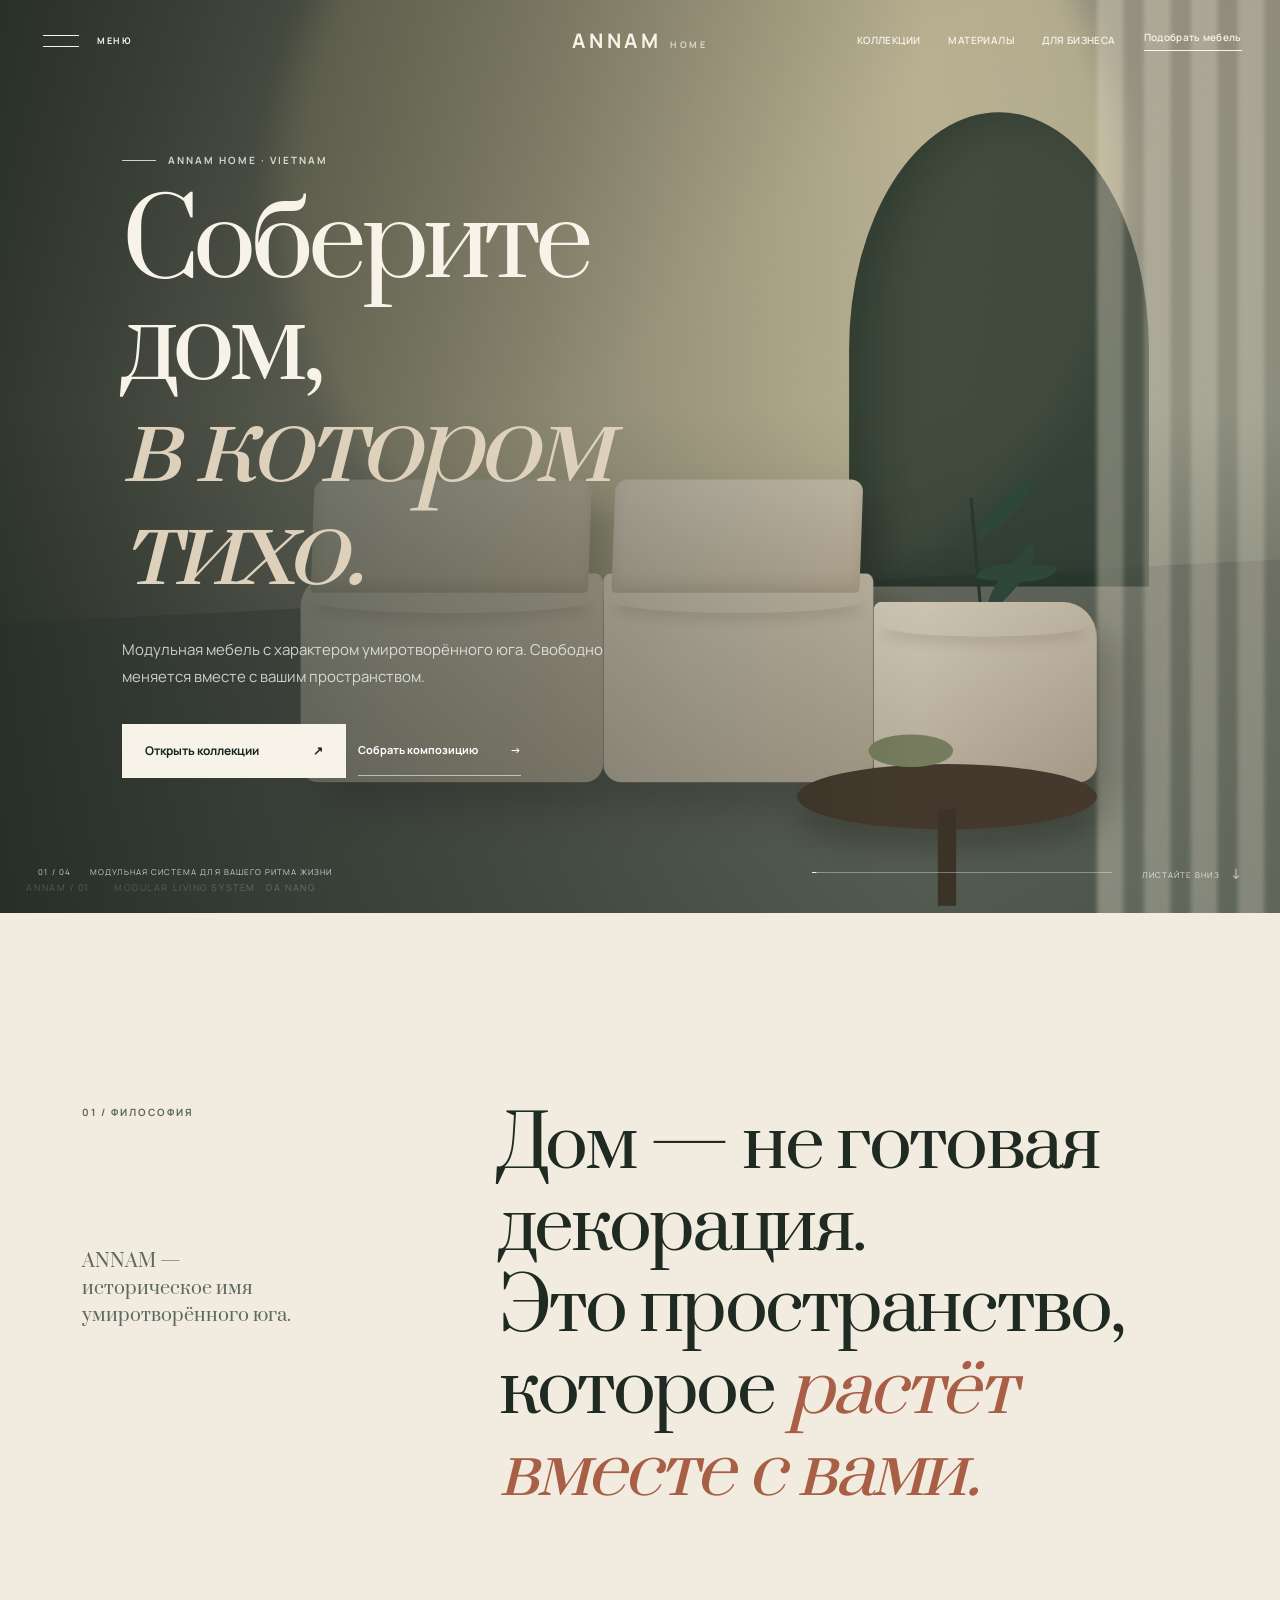
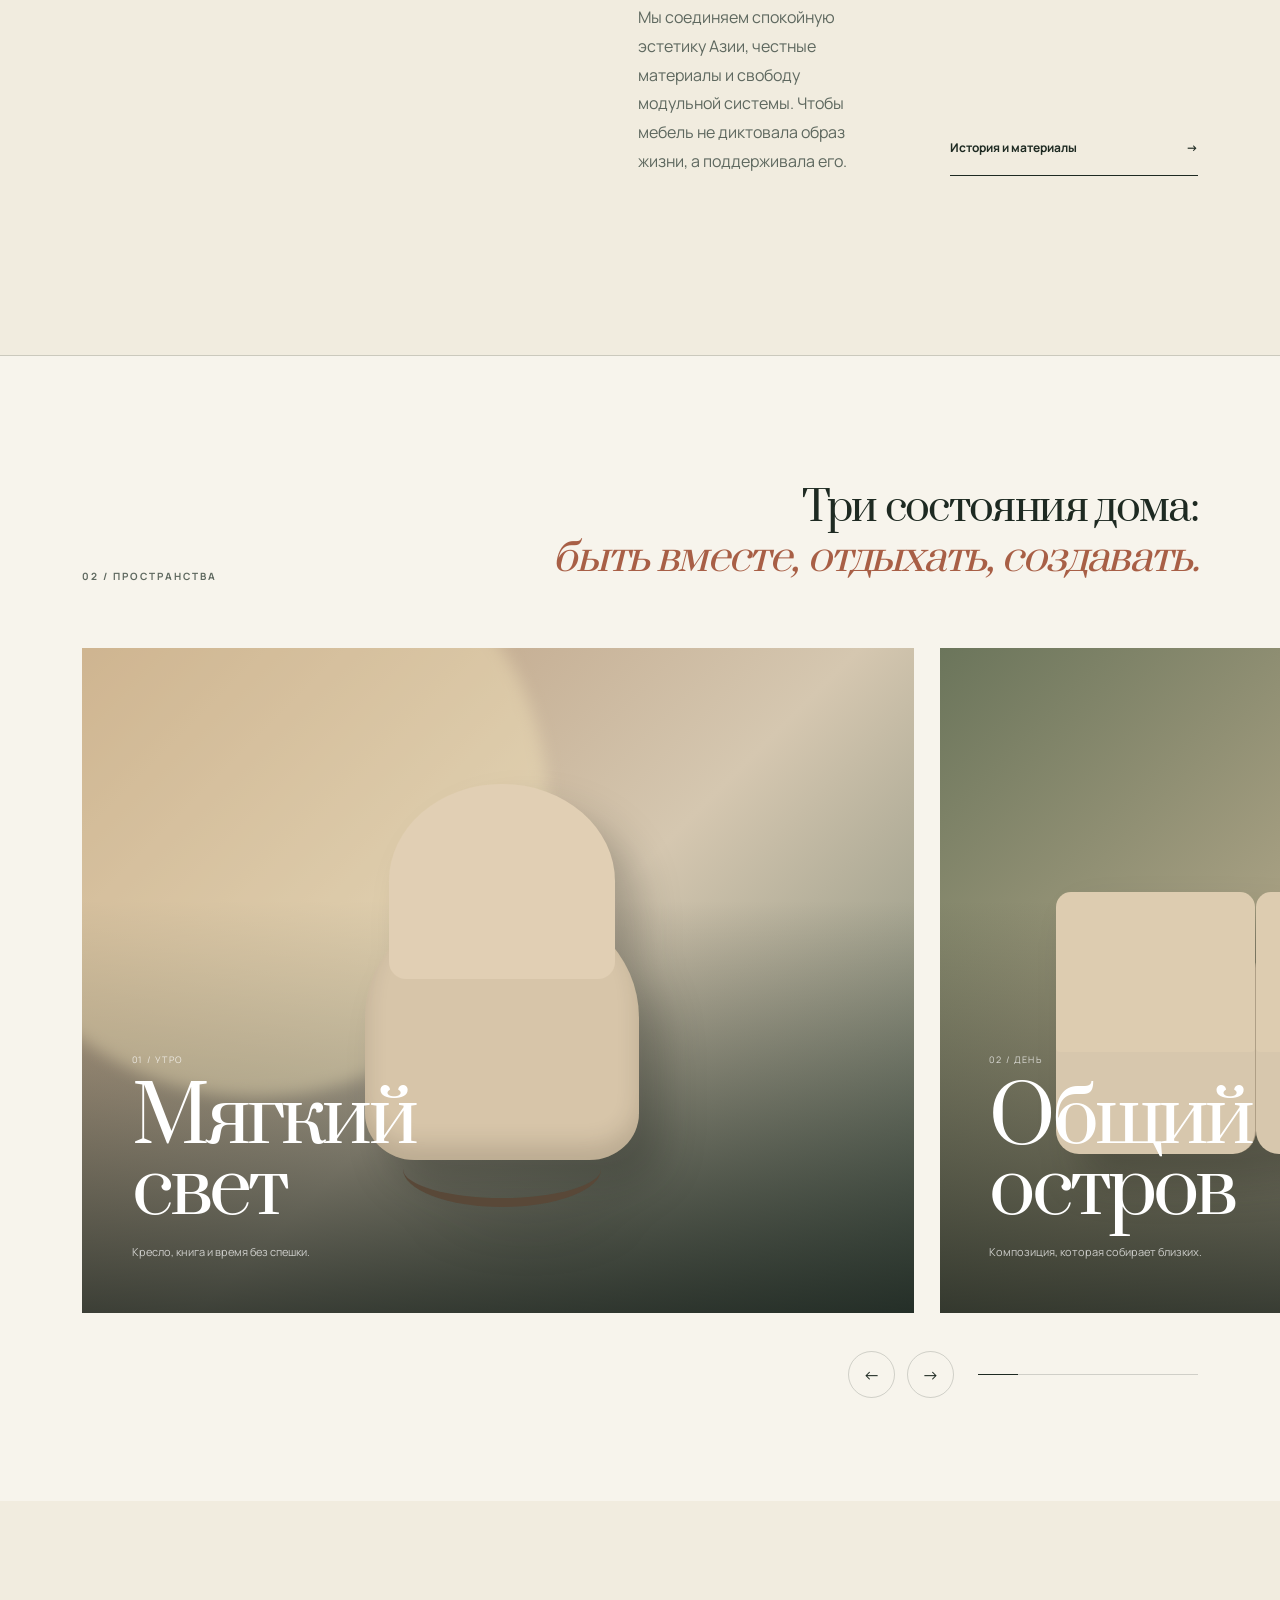
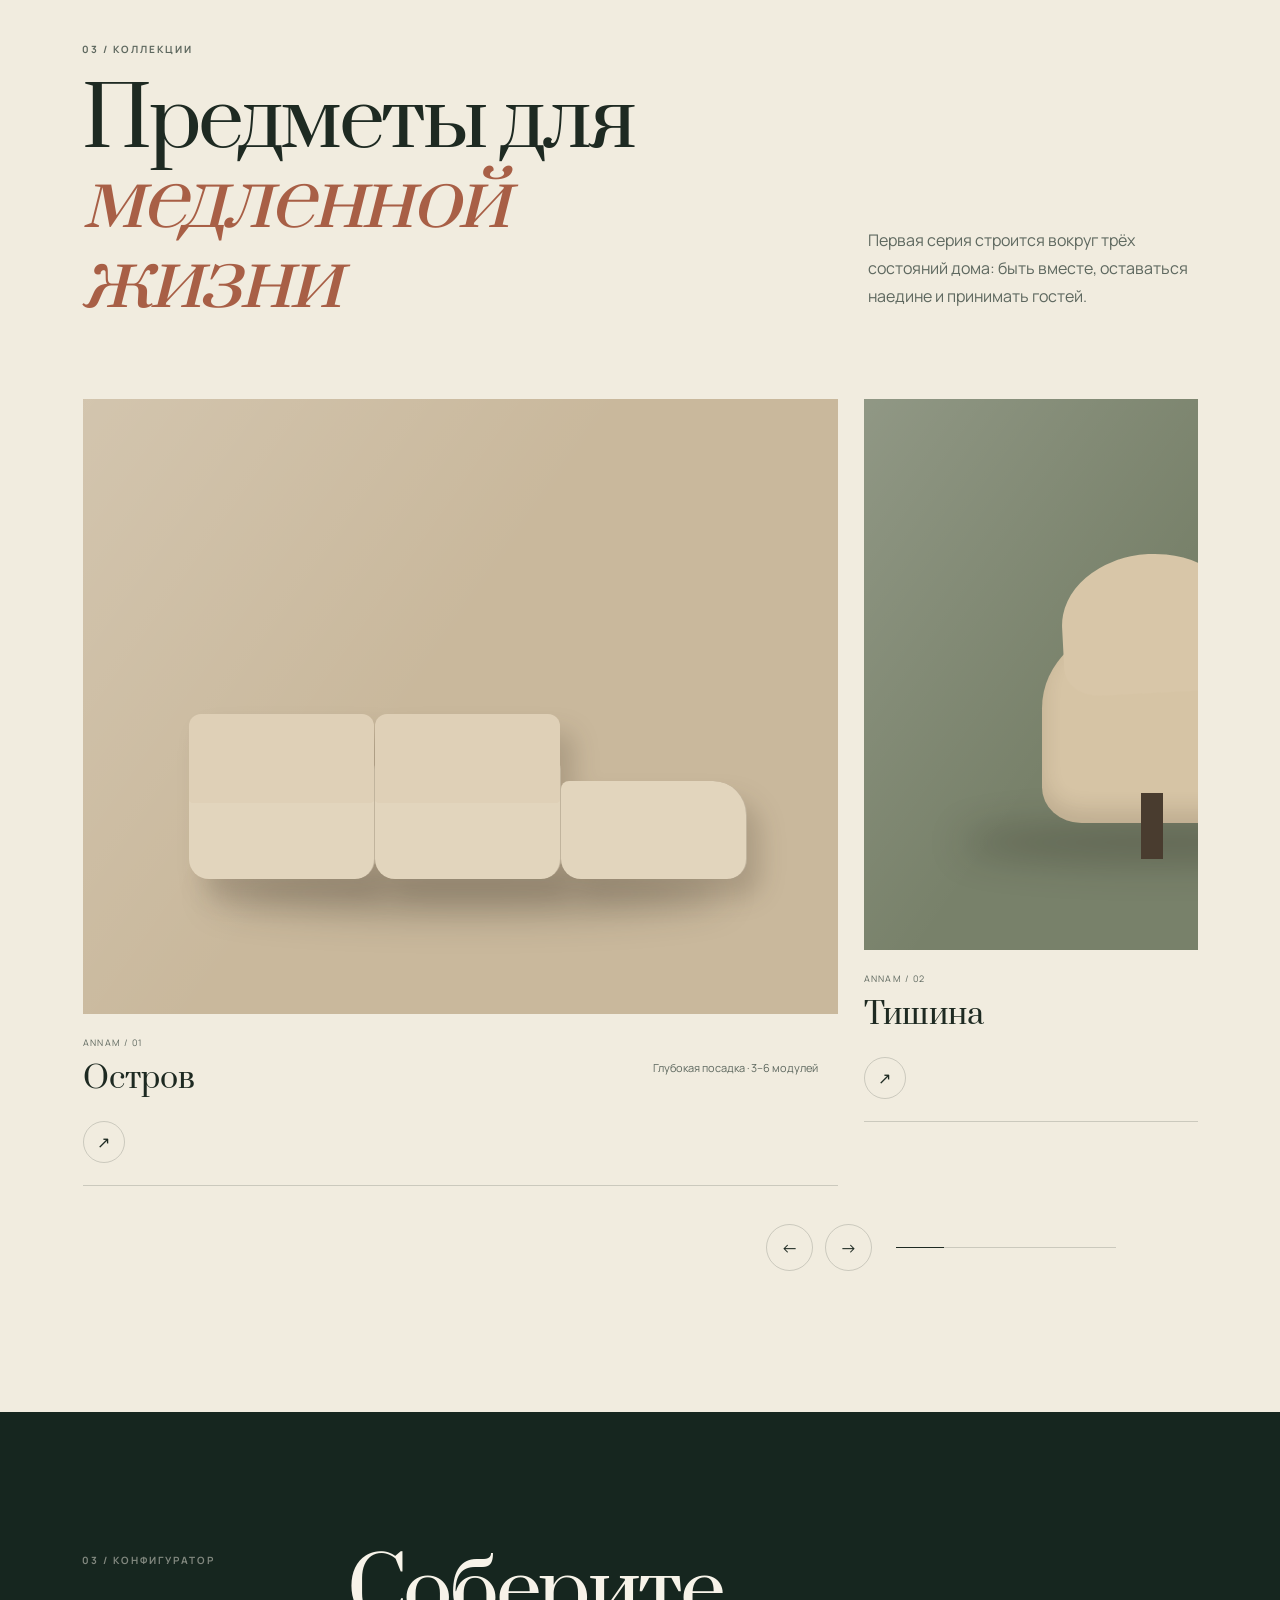
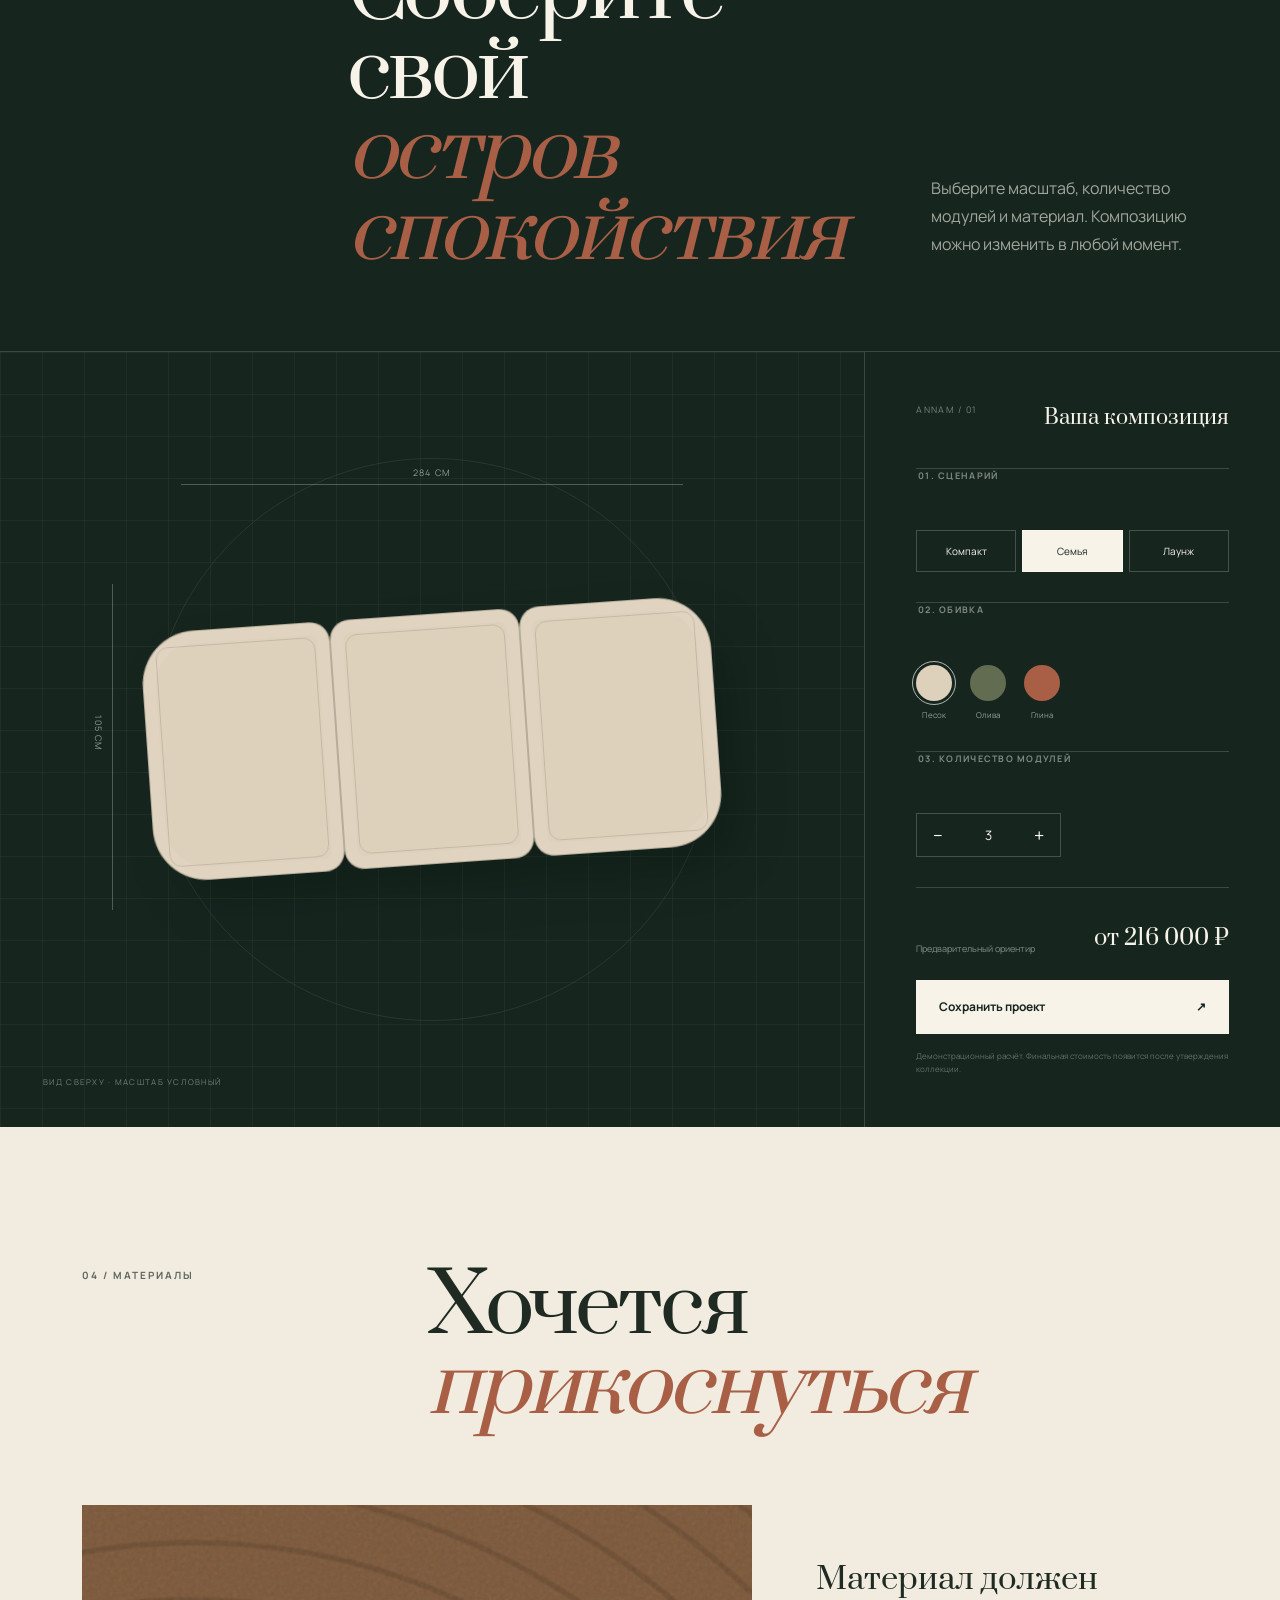
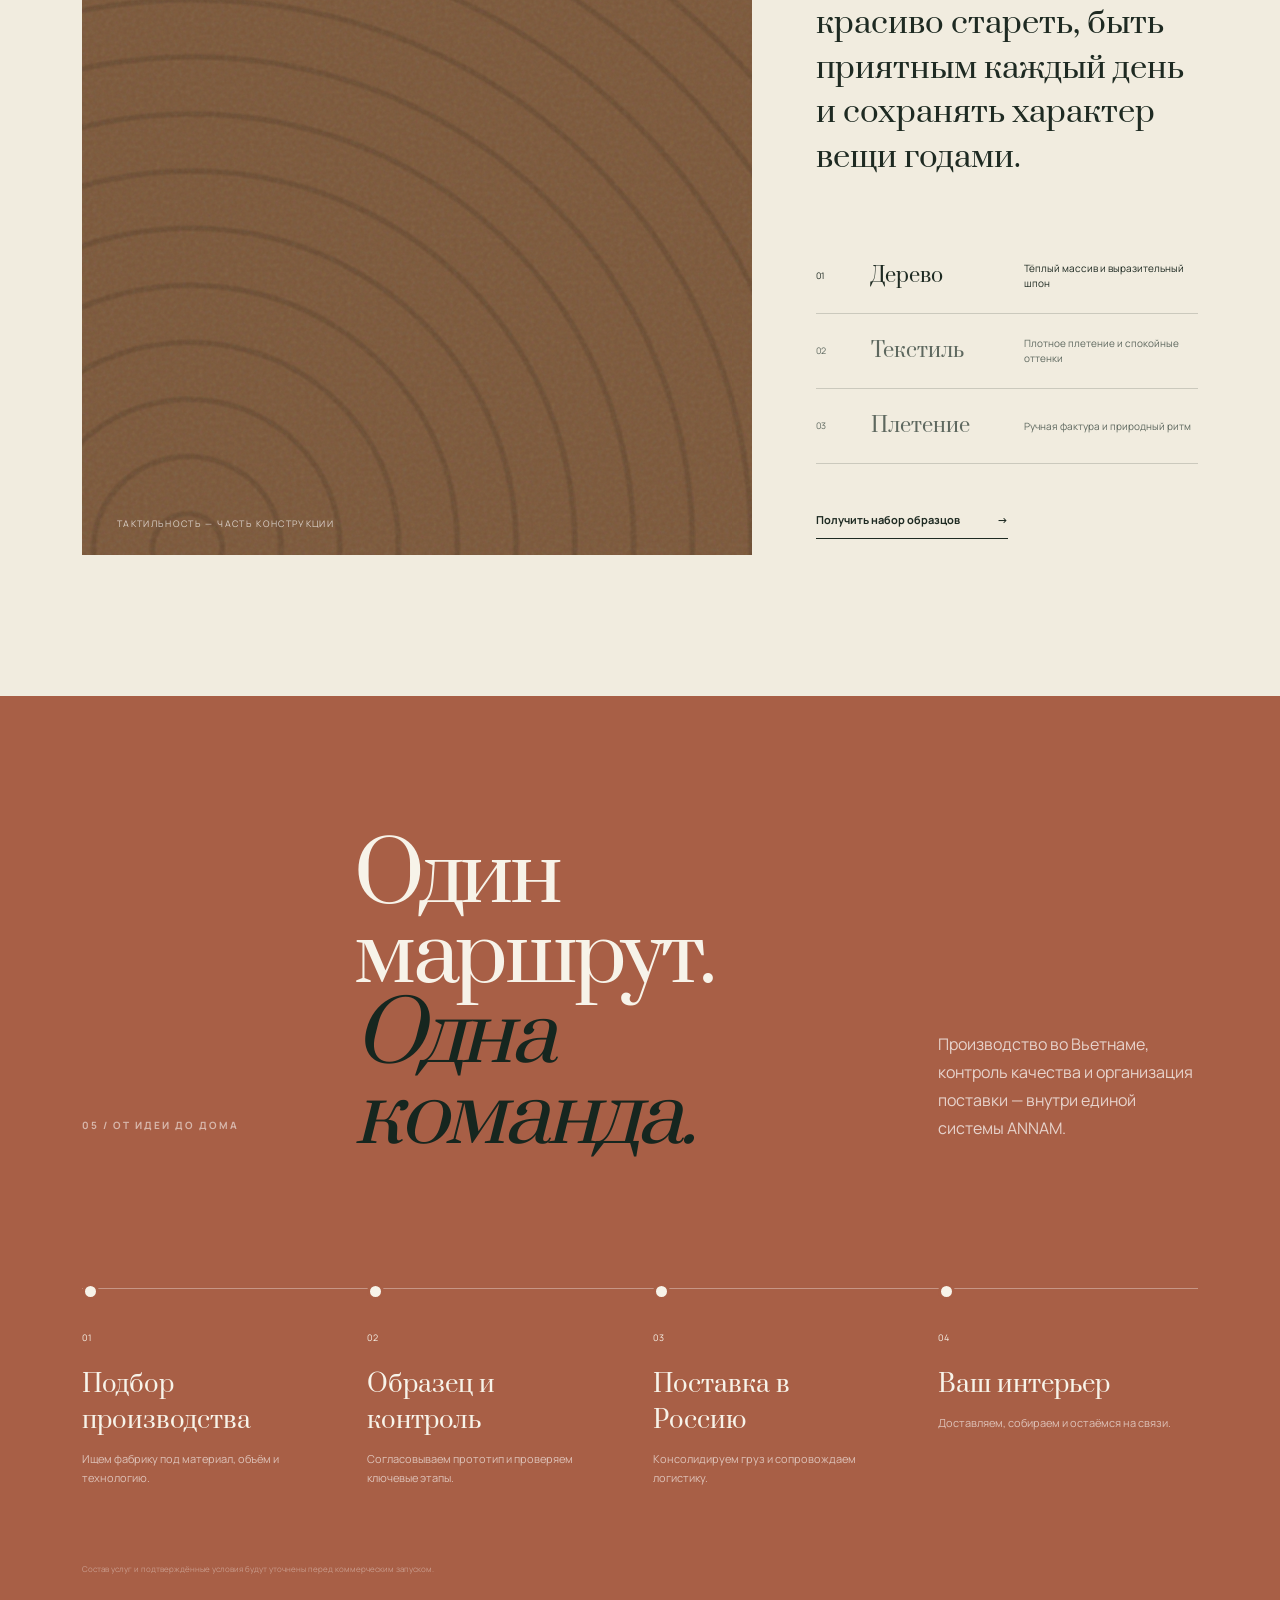
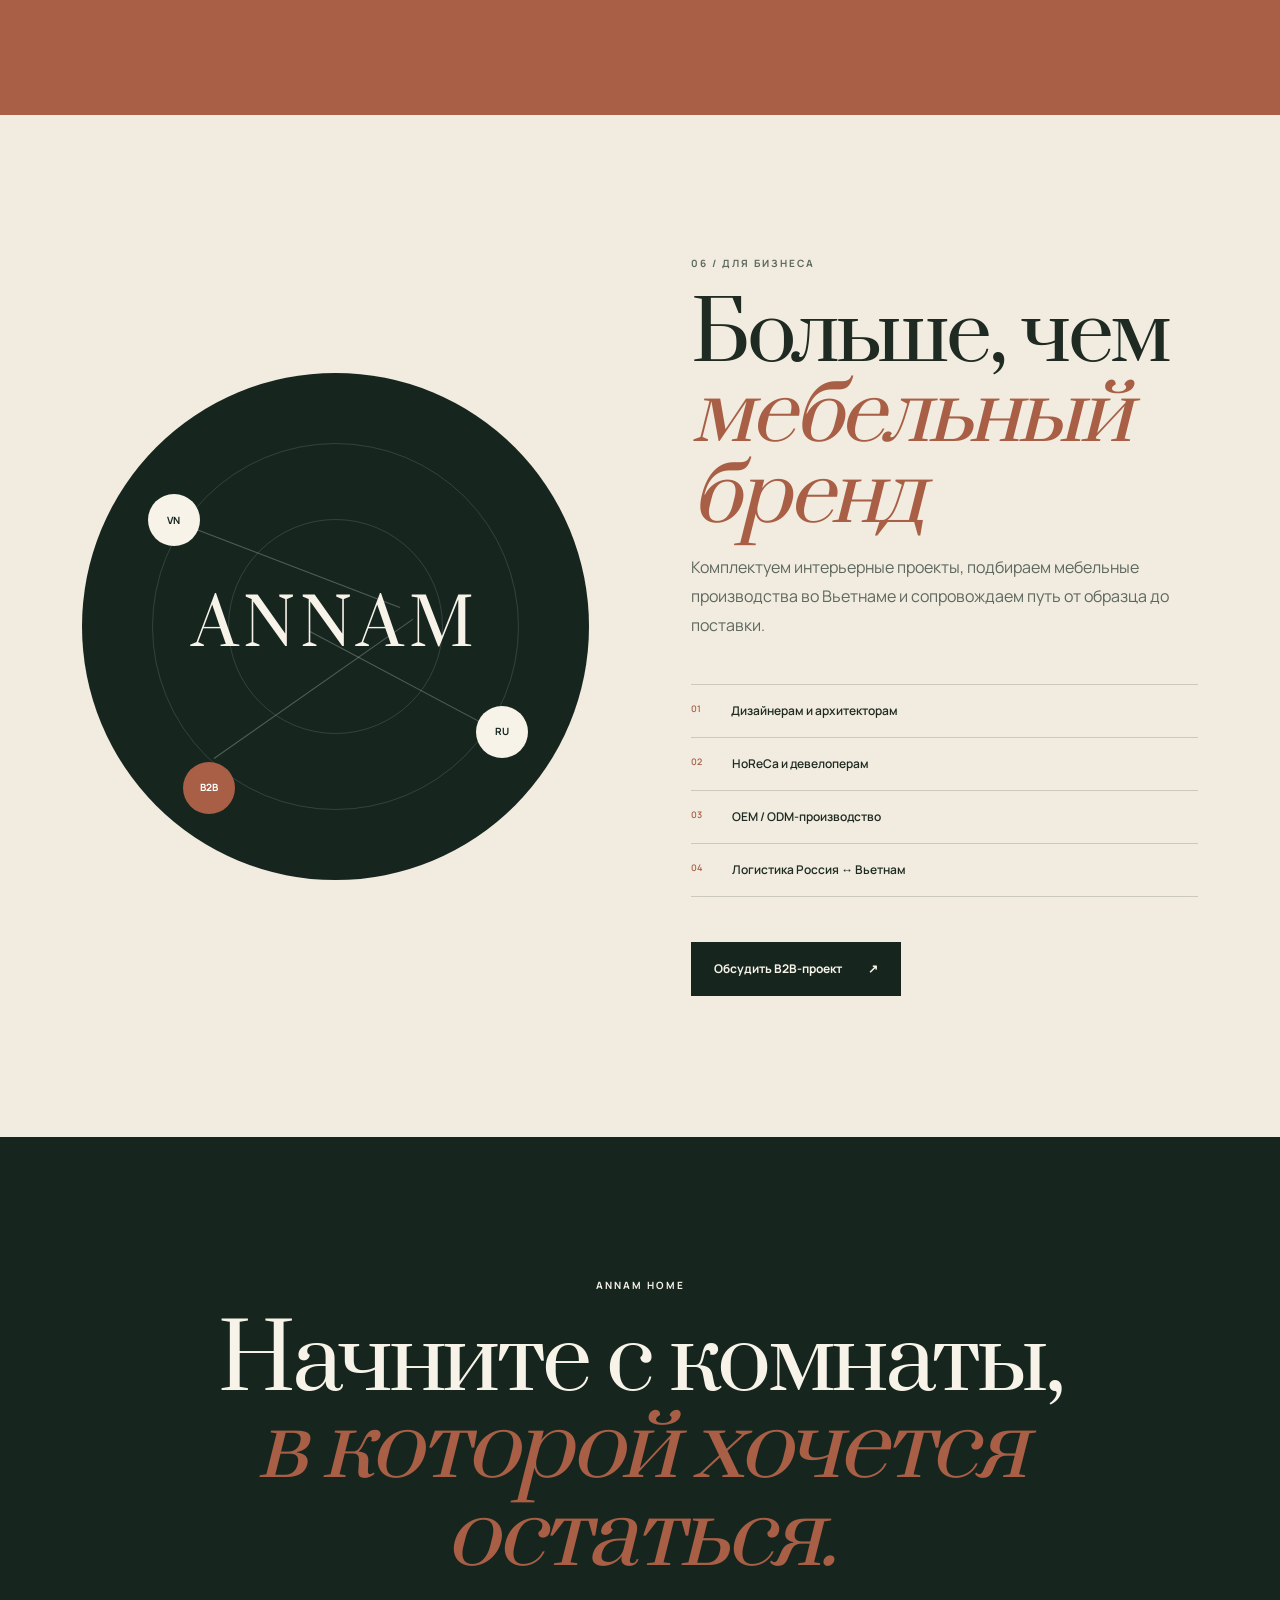
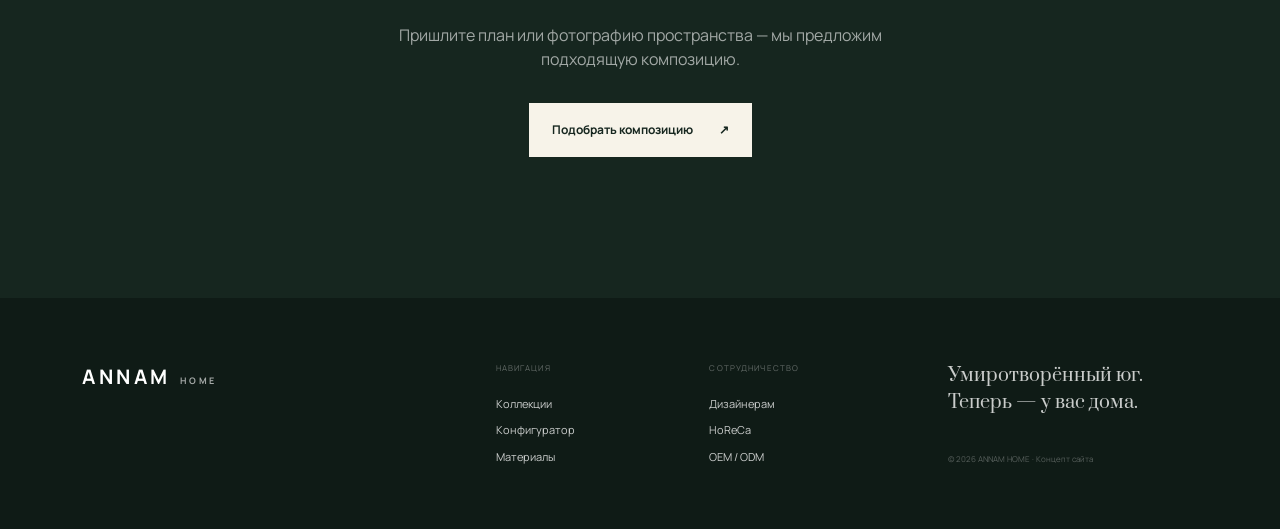
<file: index.html>
<!doctype html>
<html lang="ru">
  <head>
    <meta charset="UTF-8" />
    <meta name="viewport" content="width=device-width, initial-scale=1.0" />
    <meta name="theme-color" content="#efe9dc" />
    <link rel="icon" href="assets/favicon.svg" type="image/svg+xml" />
    <meta
      name="description"
      content="ANNAM HOME — модульная мебель с характером умиротворённого юга. Свободная компоновка, натуральные фактуры и производство во Вьетнаме."
    />
    <title>ANNAM HOME — соберите своё тихое пространство</title>
    <link rel="preconnect" href="https://fonts.googleapis.com" />
    <link rel="preconnect" href="https://fonts.gstatic.com" crossorigin />
    <link
      href="https://fonts.googleapis.com/css2?family=Manrope:wght@400;500;600;700&amp;family=Prata&amp;display=swap"
      rel="stylesheet"
    />
    <link rel="stylesheet" href="assets/styles.css" />
    <script src="assets/app.js" defer></script>
  </head>
  <body>
    <a class="skip-link" href="#main">Перейти к содержанию</a>

    <header class="site-header is-hero" data-header>
      <div class="header-menu">
        <button class="menu-button" type="button" aria-label="Открыть меню" aria-expanded="false" data-menu-button>
          <span></span><span></span>
        </button>
        <span class="header-menu__label">Меню</span>
      </div>

      <a class="brand" href="#top" aria-label="ANNAM HOME — на главную">
        <span class="brand__name">ANNAM</span>
        <span class="brand__type">HOME</span>
      </a>

      <nav class="desktop-nav" aria-label="Основная навигация">
        <a href="#collections">Коллекции</a>
        <a href="#materials">Материалы</a>
        <a href="#business">Для бизнеса</a>
        <button class="text-button" type="button" data-open-consult>Подобрать мебель</button>
      </nav>
    </header>

    <div class="mobile-menu" data-mobile-menu aria-hidden="true">
      <div class="mobile-menu__grid">
        <div class="mobile-menu__primary">
          <span class="mobile-menu__eyebrow">Навигация / ANNAM HOME</span>
          <nav aria-label="Навигация ANNAM HOME">
            <a href="#collections"><span>01</span>Коллекции <i>↗</i></a>
            <a href="#configurator"><span>02</span>Конфигуратор <i>↗</i></a>
            <a href="#materials"><span>03</span>Материалы <i>↗</i></a>
            <a href="#business"><span>04</span>Для бизнеса <i>↗</i></a>
          </nav>
        </div>

        <div class="mobile-menu__secondary">
          <span class="mobile-menu__eyebrow">Отдельные направления</span>
          <a href="modular-furniture/">Модульная мебель</a>
          <a href="furniture-for-designers/">Дизайнерам и архитекторам</a>
          <a href="horeca-furniture/">HoReCa и комплектация</a>
          <a href="oem-furniture-vietnam/">OEM / ODM во Вьетнаме</a>
          <a href="furniture-logistics-vietnam-russia/">Поставка Вьетнам ↔ Россия</a>
        </div>

        <aside class="mobile-menu__scene" aria-hidden="true">
          <span>ANNAM / 01</span>
          <div class="mobile-menu__chair"></div>
          <p>Тихий юг.<br />Теперь — у вас дома.</p>
        </aside>
      </div>
      <div class="mobile-menu__footer">
        <p>Модульная мебель с характером<br />умиротворённого юга.</p>
        <button class="button button--light" type="button" data-open-consult>Подобрать мебель <span>↗</span></button>
        <span>© 2026 ANNAM HOME · Концепт</span>
      </div>
    </div>

    <main id="main">
      <section class="hero" id="top" data-hero>
        <div class="hero-room" aria-label="Интерьер с модульным диваном ANNAM" data-hero-scene>
          <div class="hero-room__sun"></div>
          <div class="hero-room__arch"></div>
          <div class="hero-room__curtain"></div>
          <div class="hero-room__plant" aria-hidden="true">
            <i></i><i></i><i></i><i></i><i></i>
          </div>
          <div class="sofa sofa--hero" aria-hidden="true">
            <div class="sofa__module sofa__module--left"><span></span></div>
            <div class="sofa__module sofa__module--middle"><span></span></div>
            <div class="sofa__module sofa__module--right"><span></span></div>
          </div>
          <div class="hero-room__table"><span></span></div>
          <p class="hero-room__caption"><span>ANNAM / 01</span> Modular living system · Da Nang</p>
        </div>
        <div class="hero__veil"></div>
        <div class="hero__copy">
          <p class="eyebrow reveal">ANNAM HOME · VIETNAM</p>
          <h1 class="reveal reveal--delay-1">
            Соберите дом,<br />
            <em>в котором тихо.</em>
          </h1>
          <p class="hero__lead reveal reveal--delay-2">
            Модульная мебель с характером умиротворённого юга. Свободно меняется вместе с вашим пространством.
          </p>
          <div class="hero__actions reveal reveal--delay-3">
            <a class="button button--light" href="#collections">Открыть коллекции <span aria-hidden="true">↗</span></a>
            <a class="hero-text-link" href="#configurator">Собрать композицию <span>→</span></a>
          </div>
        </div>
        <div class="hero__bottom reveal reveal--delay-3">
          <p><span>01 / 04</span> Модульная система для вашего ритма жизни</p>
          <div class="hero-progress" aria-hidden="true"><i data-hero-progress></i></div>
          <span class="hero__scroll">Листайте вниз</span>
        </div>
      </section>

      <section class="manifesto section-pad">
        <div class="manifesto__aside reveal">
          <span class="section-number">01 / Философия</span>
          <p>ANNAM — историческое имя умиротворённого юга.</p>
        </div>
        <div class="manifesto__main">
          <p class="display-copy reveal">
            Дом — не готовая декорация.<br />Это пространство, которое <em>растёт вместе с вами.</em>
          </p>
          <div class="manifesto__details reveal">
            <p>
              Мы соединяем спокойную эстетику Азии, честные материалы и свободу модульной системы. Чтобы мебель
              не диктовала образ жизни, а поддерживала его.
            </p>
            <a class="arrow-link" href="#materials">История и материалы <span>→</span></a>
          </div>
        </div>
      </section>

      <section class="media-reel" aria-label="Сцены ANNAM HOME">
        <div class="media-reel__heading reveal">
          <span class="section-number">02 / Пространства</span>
          <p>Три состояния дома:<br /><em>быть вместе, отдыхать, создавать.</em></p>
        </div>
        <div class="media-rail" data-media-rail>
          <article class="media-card media-card--dawn">
            <div class="media-card__wash"></div>
            <div class="media-card__object media-card__object--chair" aria-hidden="true"></div>
            <div class="media-card__content"><span>01 / Утро</span><h2>Мягкий<br />свет</h2><p>Кресло, книга и время без спешки.</p></div>
          </article>
          <article class="media-card media-card--day">
            <div class="media-card__object media-card__object--lounge" aria-hidden="true"><i></i><i></i><i></i></div>
            <div class="media-card__content"><span>02 / День</span><h2>Общий<br />остров</h2><p>Композиция, которая собирает близких.</p></div>
          </article>
          <article class="media-card media-card--evening">
            <div class="media-card__object media-card__object--bed" aria-hidden="true"><i></i><i></i></div>
            <div class="media-card__content"><span>03 / Вечер</span><h2>Тишина<br />внутри</h2><p>Предметы, которые помогают замедлиться.</p></div>
          </article>
        </div>
        <div class="rail-controls reveal">
          <button type="button" aria-label="Предыдущая сцена" data-rail-prev>←</button>
          <button type="button" aria-label="Следующая сцена" data-rail-next>→</button>
          <span><i data-rail-progress></i></span>
        </div>
      </section>

      <section class="collections section-pad" id="collections">
        <div class="section-heading reveal">
          <div>
            <span class="section-number">03 / Коллекции</span>
            <h2>Предметы для<br /><em>медленной жизни</em></h2>
          </div>
          <p>
            Первая серия строится вокруг трёх состояний дома: быть вместе, оставаться наедине и принимать гостей.
          </p>
        </div>

        <div class="collection-rail" data-collection-rail>
          <article class="collection-card collection-card--wide reveal">
            <div class="collection-card__visual collection-card__visual--sand" aria-hidden="true">
              <div class="mini-sofa mini-sofa--wide"><i></i><i></i><i></i></div>
              <span class="visual-shadow"></span>
            </div>
            <div class="collection-card__meta">
              <div><span>ANNAM / 01</span><h3>Остров</h3></div>
              <p>Глубокая посадка · 3–6 модулей</p>
              <button type="button" aria-label="Открыть коллекцию Остров">↗</button>
            </div>
          </article>

          <article class="collection-card reveal reveal--delay-1">
            <div class="collection-card__visual collection-card__visual--olive" aria-hidden="true">
              <div class="mini-chair"><i></i></div>
              <span class="visual-shadow"></span>
            </div>
            <div class="collection-card__meta">
              <div><span>ANNAM / 02</span><h3>Тишина</h3></div>
              <p>Кресло · личный модуль</p>
              <button type="button" aria-label="Открыть коллекцию Тишина">↗</button>
            </div>
          </article>

          <article class="collection-card reveal">
            <div class="collection-card__visual collection-card__visual--clay" aria-hidden="true">
              <div class="mini-table"><i></i><i></i></div>
              <span class="visual-shadow"></span>
            </div>
            <div class="collection-card__meta">
              <div><span>ANNAM / 03</span><h3>Ритуал</h3></div>
              <p>Столы · массив дерева</p>
              <button type="button" aria-label="Открыть коллекцию Ритуал">↗</button>
            </div>
          </article>

          <article class="collection-card collection-card--wide reveal reveal--delay-1">
            <div class="collection-card__visual collection-card__visual--night" aria-hidden="true">
              <div class="mini-bed"><i></i><i></i></div>
              <span class="visual-shadow"></span>
            </div>
            <div class="collection-card__meta collection-card__meta--light">
              <div><span>ANNAM / 04</span><h3>Сумерки</h3></div>
              <p>Кровать · мягкое изголовье</p>
              <button type="button" aria-label="Открыть коллекцию Сумерки">↗</button>
            </div>
          </article>
        </div>
        <div class="rail-controls rail-controls--collections reveal">
          <button type="button" aria-label="Предыдущая коллекция" data-collection-prev>←</button>
          <button type="button" aria-label="Следующая коллекция" data-collection-next>→</button>
          <span><i data-collection-progress></i></span>
        </div>
      </section>

      <section class="configurator" id="configurator">
        <div class="configurator__intro section-pad reveal">
          <span class="section-number">03 / Конфигуратор</span>
          <h2>Соберите свой<br /><em>остров спокойствия</em></h2>
          <p>Выберите масштаб, количество модулей и материал. Композицию можно изменить в любой момент.</p>
        </div>

        <div class="configurator__workspace">
          <div class="builder-stage" data-builder-stage>
            <div class="builder-stage__measure builder-stage__measure--top"><span data-width>284 см</span></div>
            <div class="builder-stage__measure builder-stage__measure--side"><span>105 см</span></div>
            <div class="builder-sofa" data-builder-sofa aria-label="Схема выбранной композиции"></div>
            <p class="builder-stage__view">Вид сверху · масштаб условный</p>
          </div>

          <form class="builder-panel" data-builder-form>
            <div class="builder-panel__top">
              <span>ANNAM / 01</span>
              <strong>Ваша композиция</strong>
            </div>

            <fieldset>
              <legend>01. Сценарий</legend>
              <div class="segmented-control">
                <label><input type="radio" name="preset" value="compact" /> <span>Компакт</span></label>
                <label><input type="radio" name="preset" value="family" checked /> <span>Семья</span></label>
                <label><input type="radio" name="preset" value="lounge" /> <span>Лаунж</span></label>
              </div>
            </fieldset>

            <fieldset>
              <legend>02. Обивка</legend>
              <div class="swatches">
                <label title="Песок">
                  <input type="radio" name="color" value="sand" checked />
                  <span class="swatch swatch--sand"></span><i>Песок</i>
                </label>
                <label title="Олива">
                  <input type="radio" name="color" value="olive" />
                  <span class="swatch swatch--olive"></span><i>Олива</i>
                </label>
                <label title="Глина">
                  <input type="radio" name="color" value="clay" />
                  <span class="swatch swatch--clay"></span><i>Глина</i>
                </label>
              </div>
            </fieldset>

            <fieldset>
              <legend>03. Количество модулей</legend>
              <div class="stepper">
                <button type="button" data-step="-1" aria-label="Уменьшить количество">−</button>
                <output data-module-count>3</output>
                <button type="button" data-step="1" aria-label="Увеличить количество">+</button>
              </div>
            </fieldset>

            <div class="builder-summary">
              <div>
                <span>Предварительный ориентир</span>
                <strong data-price>от 258 000 ₽</strong>
              </div>
              <button class="button button--light" type="button" data-open-consult>Сохранить проект <span>↗</span></button>
              <small>Демонстрационный расчёт. Финальная стоимость появится после утверждения коллекции.</small>
            </div>
          </form>
        </div>
      </section>

      <section class="materials section-pad" id="materials">
        <div class="materials__title reveal">
          <span class="section-number">04 / Материалы</span>
          <h2>Хочется<br /><em>прикоснуться</em></h2>
        </div>

        <div class="material-story">
          <div class="material-story__visual reveal" data-material-visual>
            <div class="grain"></div>
            <p>Тактильность — часть конструкции</p>
          </div>
          <div class="material-story__content reveal">
            <p class="material-story__lead">
              Материал должен красиво стареть, быть приятным каждый день и сохранять характер вещи годами.
            </p>
            <div class="material-list">
              <button class="is-active" type="button" data-material="wood">
                <span>01</span><strong>Дерево</strong><i>Тёплый массив и выразительный шпон</i>
              </button>
              <button type="button" data-material="textile">
                <span>02</span><strong>Текстиль</strong><i>Плотное плетение и спокойные оттенки</i>
              </button>
              <button type="button" data-material="rattan">
                <span>03</span><strong>Плетение</strong><i>Ручная фактура и природный ритм</i>
              </button>
            </div>
            <button class="sample-link" type="button" data-open-consult>Получить набор образцов <span>→</span></button>
          </div>
        </div>
      </section>

      <section class="origin section-pad">
        <div class="origin__header reveal">
          <span class="section-number section-number--light">05 / От идеи до дома</span>
          <h2>Один маршрут.<br /><em>Одна команда.</em></h2>
          <p>
            Производство во Вьетнаме, контроль качества и организация поставки — внутри единой системы ANNAM.
          </p>
        </div>

        <ol class="origin-path">
          <li class="reveal"><span>01</span><strong>Подбор производства</strong><p>Ищем фабрику под материал, объём и технологию.</p></li>
          <li class="reveal reveal--delay-1"><span>02</span><strong>Образец и контроль</strong><p>Согласовываем прототип и проверяем ключевые этапы.</p></li>
          <li class="reveal reveal--delay-2"><span>03</span><strong>Поставка в Россию</strong><p>Консолидируем груз и сопровождаем логистику.</p></li>
          <li class="reveal reveal--delay-3"><span>04</span><strong>Ваш интерьер</strong><p>Доставляем, собираем и остаёмся на связи.</p></li>
        </ol>
        <p class="origin__disclaimer">Состав услуг и подтверждённые условия будут уточнены перед коммерческим запуском.</p>
      </section>

      <section class="business section-pad" id="business">
        <div class="business__visual reveal" aria-hidden="true">
          <span>ANNAM</span>
          <i class="business__line business__line--one"></i>
          <i class="business__line business__line--two"></i>
          <i class="business__line business__line--three"></i>
          <b>VN</b><b>RU</b><b>B2B</b>
        </div>
        <div class="business__content reveal">
          <span class="section-number">06 / Для бизнеса</span>
          <h2>Больше, чем<br /><em>мебельный бренд</em></h2>
          <p>
            Комплектуем интерьерные проекты, подбираем мебельные производства во Вьетнаме и сопровождаем путь от
            образца до поставки.
          </p>
          <ul>
            <li><span>01</span>Дизайнерам и архитекторам</li>
            <li><span>02</span>HoReCa и девелоперам</li>
            <li><span>03</span>OEM / ODM-производство</li>
            <li><span>04</span>Логистика Россия ↔ Вьетнам</li>
          </ul>
          <button class="button button--dark" type="button" data-open-consult>Обсудить B2B-проект <span>↗</span></button>
        </div>
      </section>

      <section class="closing section-pad">
        <p class="eyebrow reveal">ANNAM HOME</p>
        <h2 class="reveal">Начните с комнаты,<br /><em>в которой хочется остаться.</em></h2>
        <p class="reveal">Пришлите план или фотографию пространства — мы предложим подходящую композицию.</p>
        <button class="button button--light reveal" type="button" data-open-consult>Подобрать композицию <span>↗</span></button>
      </section>
    </main>

    <footer class="site-footer">
      <a class="brand brand--footer" href="#top"><span class="brand__name">ANNAM</span><span class="brand__type">HOME</span></a>
      <div>
        <span>Навигация</span>
        <a href="#collections">Коллекции</a>
        <a href="#configurator">Конфигуратор</a>
        <a href="#materials">Материалы</a>
      </div>
      <div>
        <span>Сотрудничество</span>
        <a href="#business">Дизайнерам</a>
        <a href="#business">HoReCa</a>
        <a href="#business">OEM / ODM</a>
      </div>
      <div class="site-footer__note">
        <p>Умиротворённый юг.<br />Теперь — у вас дома.</p>
        <small>© 2026 ANNAM HOME · Концепт сайта</small>
      </div>
    </footer>

    <dialog class="consult-dialog" data-consult-dialog>
      <button class="dialog-close" type="button" aria-label="Закрыть" data-close-consult>×</button>
      <span class="section-number">Подбор ANNAM</span>
      <h2>Расскажите<br /><em>о пространстве</em></h2>
      <p>Оставьте контакт. После запуска менеджер сможет предложить конфигурацию и материалы под вашу задачу.</p>
      <form data-lead-form>
        <label>Ваше имя<input name="name" type="text" autocomplete="name" placeholder="Как к вам обращаться" required /></label>
        <label>Телефон или Telegram<input name="contact" type="text" placeholder="+7 900 000-00-00" required /></label>
        <label>Что подбираем?<textarea name="message" rows="3" placeholder="Диван для гостиной, мебель для проекта…"></textarea></label>
        <button class="button button--dark" type="submit">Отправить запрос <span>↗</span></button>
        <small>Форма работает в демонстрационном режиме и пока не отправляет персональные данные.</small>
      </form>
      <div class="form-success" data-form-success>
        <span>ANNAM / принято</span>
        <strong>Спасибо</strong>
        <p>Демонстрация сценария завершена. Подключим отправку после выбора CRM.</p>
      </div>
    </dialog>
  </body>
</html>
</file>
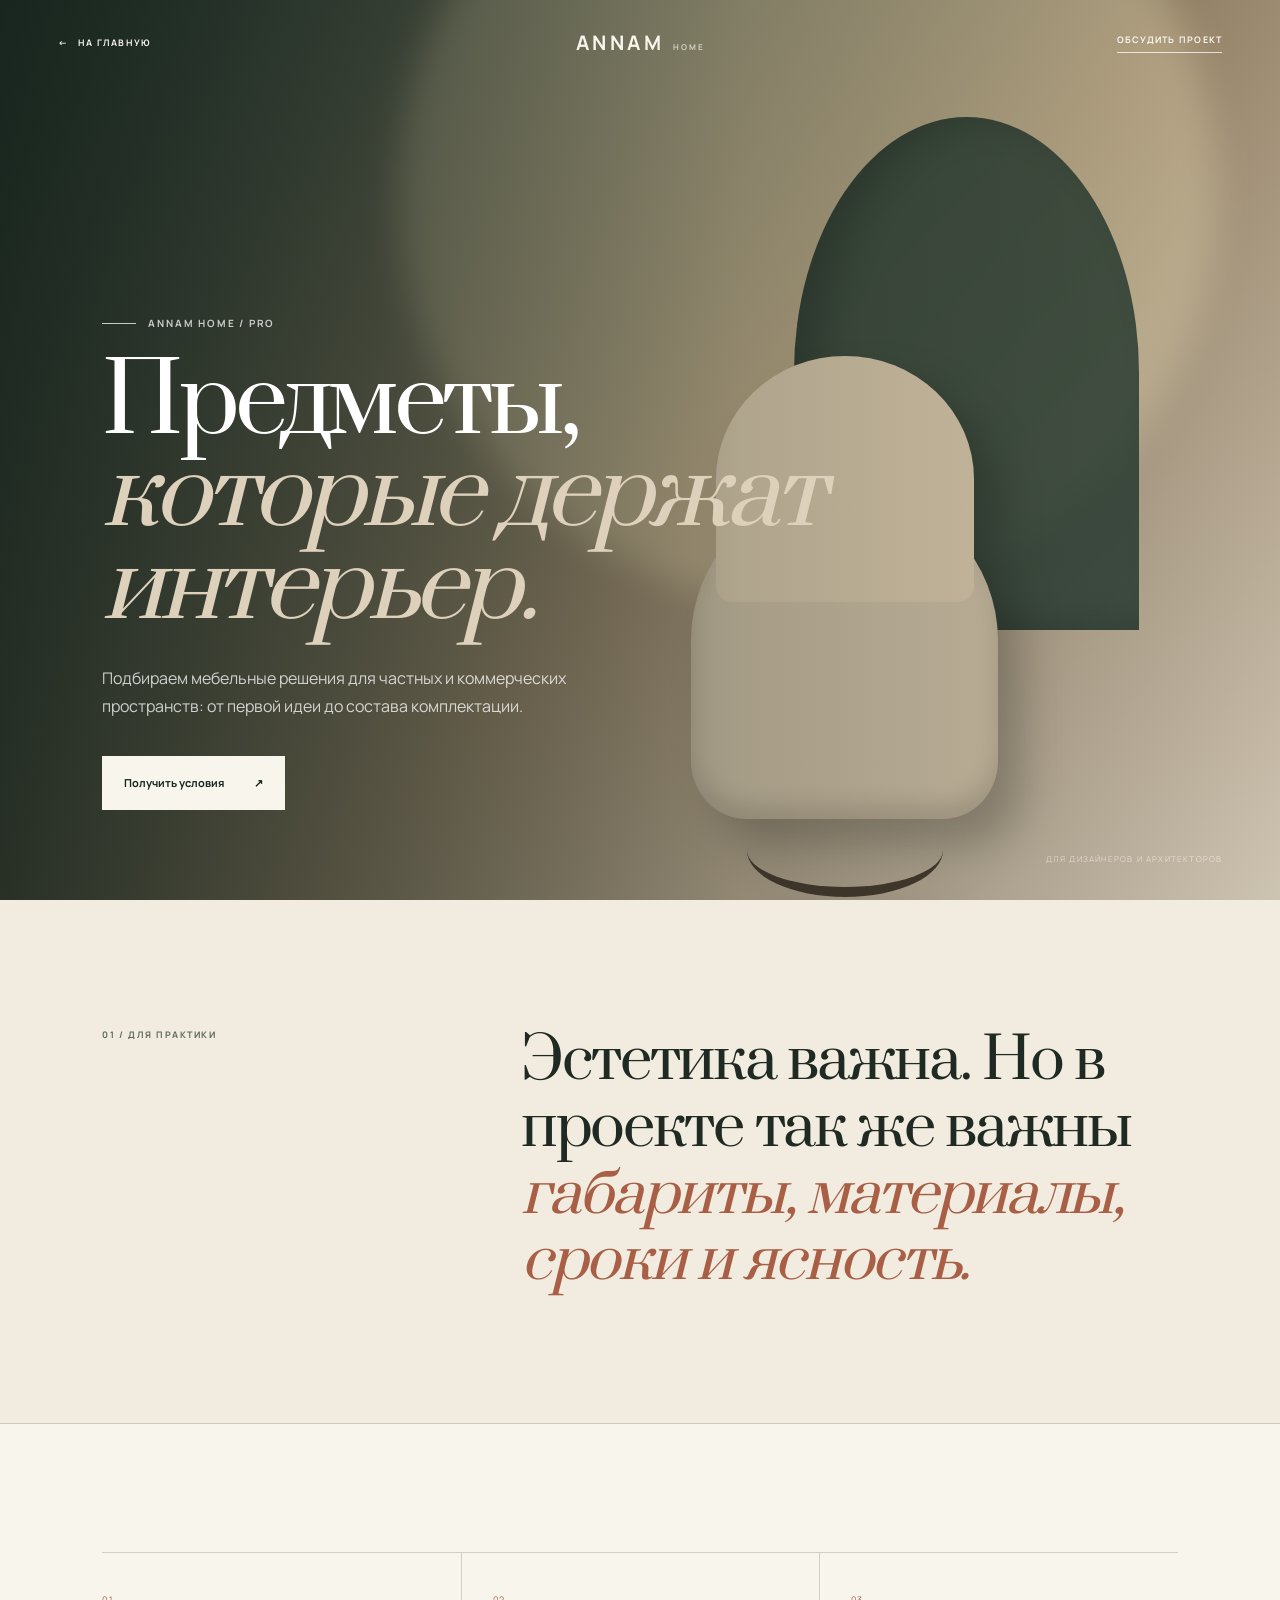
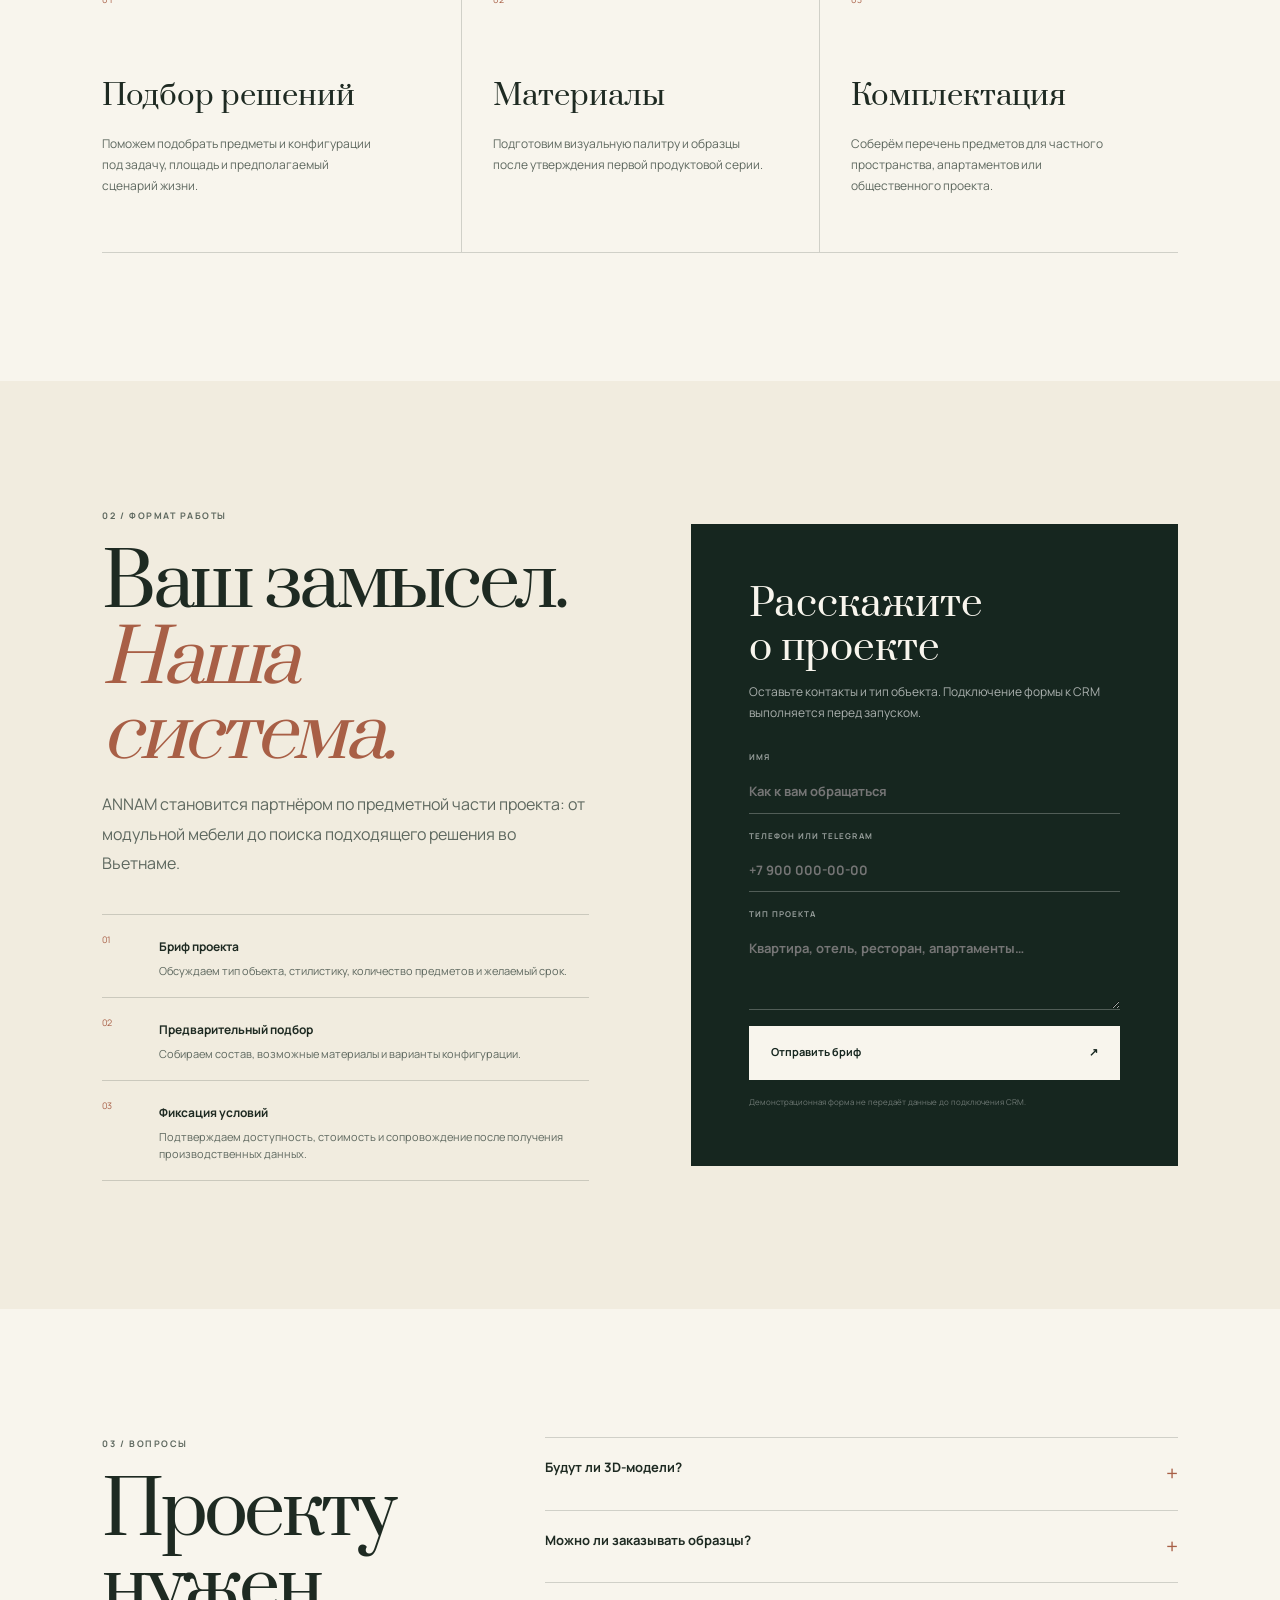
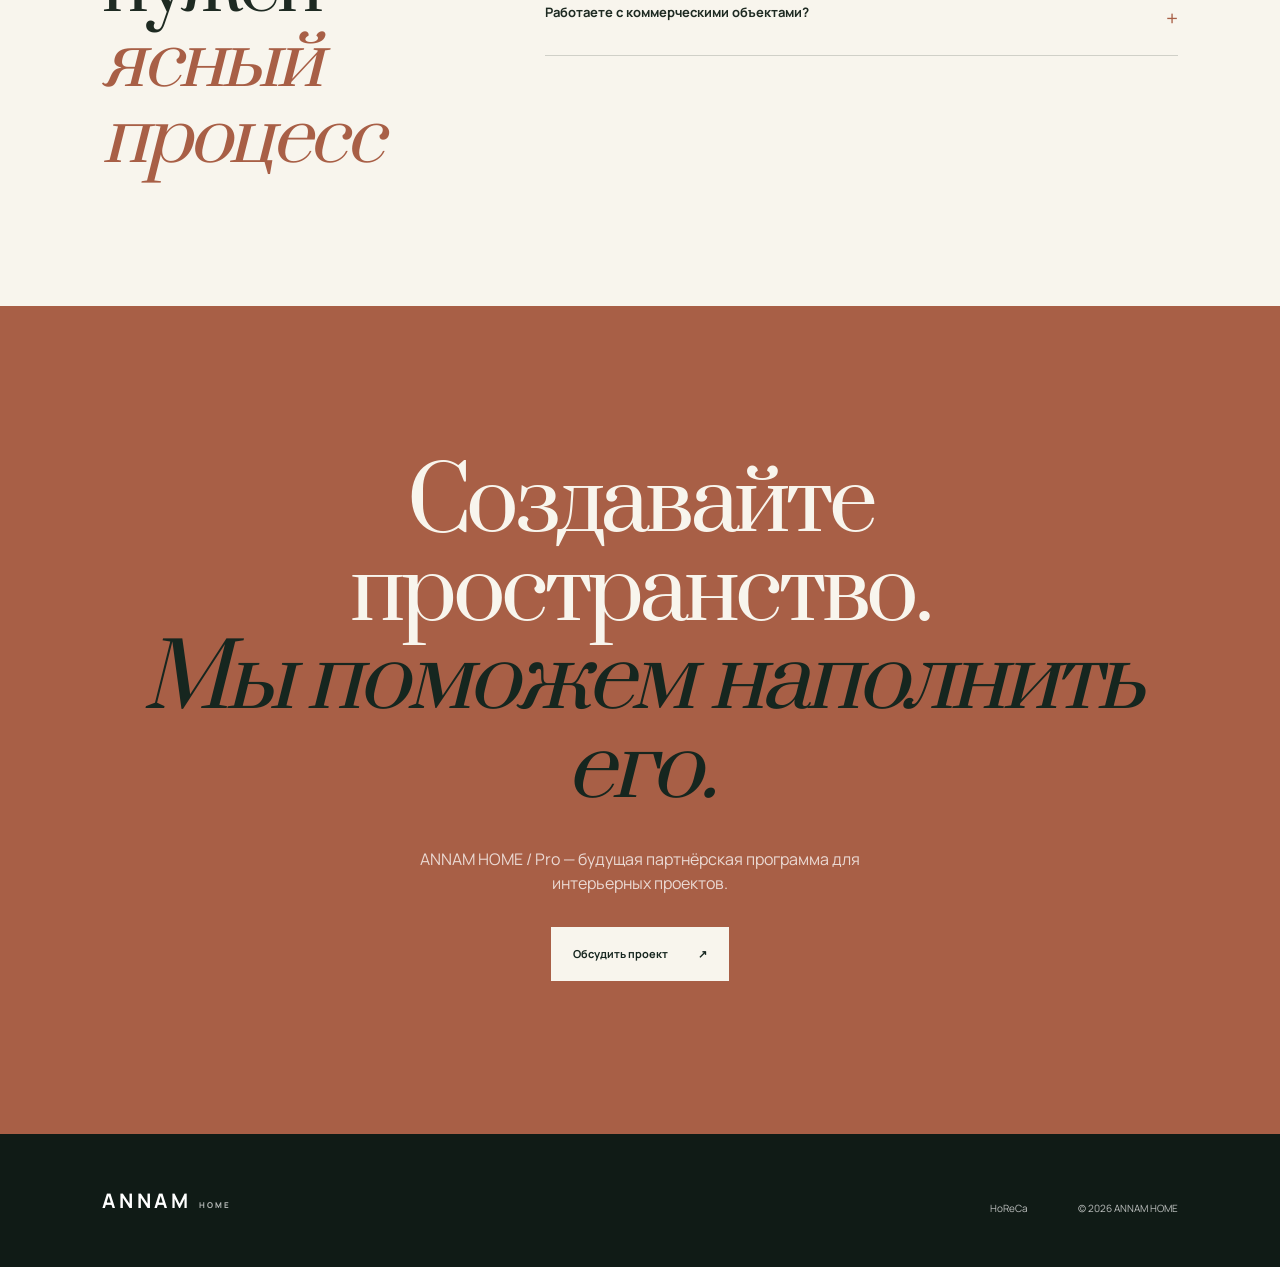
<file: furniture-for-designers/index.html>
<!doctype html>
<html lang="ru">
  <head>
    <meta charset="UTF-8" /><meta name="viewport" content="width=device-width, initial-scale=1.0" />
    <meta name="description" content="ANNAM HOME для дизайнеров и архитекторов: модульная мебель, подбор материалов, комплектация интерьерных проектов и будущая библиотека моделей." />
    <meta name="theme-color" content="#16261f" /><title>Мебель для дизайнеров и архитекторов — ANNAM HOME</title>
    <link rel="icon" href="../assets/favicon.svg" type="image/svg+xml" /><link rel="preconnect" href="https://fonts.googleapis.com" /><link rel="preconnect" href="https://fonts.gstatic.com" crossorigin />
    <link href="https://fonts.googleapis.com/css2?family=Manrope:wght@400;500;600;700&amp;family=Prata&amp;display=swap" rel="stylesheet" /><link rel="stylesheet" href="../assets/landing.css" /><script src="../assets/landing.js" defer></script>
    <script type="application/ld+json">{"@context":"https://schema.org","@type":"Service","name":"ANNAM HOME для дизайнеров и архитекторов","description":"Подбор мебели и материалов для интерьерных проектов.","provider":{"@type":"Organization","name":"ANNAM HOME"},"areaServed":"RU"}</script>
  </head>
  <body><div class="landing-shell">
    <header class="landing-header"><a class="landing-back" href="../">На главную</a><a class="landing-brand" href="../"><b>ANNAM</b><span>HOME</span></a><a class="landing-header__cta" href="#request">Обсудить проект</a></header>
    <main>
      <section class="landing-hero landing-hero--design"><div class="landing-hero__sun"></div><div class="landing-hero__arch"></div><div class="landing-object landing-object--chair"></div><div class="landing-hero__content"><p class="landing-kicker">ANNAM HOME / Pro</p><h1>Предметы,<br /><em>которые держат интерьер.</em></h1><p class="landing-hero__lead">Подбираем мебельные решения для частных и коммерческих пространств: от первой идеи до состава комплектации.</p><div class="landing-hero__actions"><a class="button button--light" href="#request">Получить условия <span>↗</span></a></div></div><span class="landing-hero__note">Для дизайнеров и архитекторов</span></section>
      <section class="section landing-intro"><span class="landing-number">01 / Для практики</span><p>Эстетика важна. Но в проекте так же важны <em>габариты, материалы, сроки и ясность.</em></p></section>
      <section class="section section--light"><div class="benefit-grid"><article class="benefit"><span>01</span><h2>Подбор решений</h2><p>Поможем подобрать предметы и конфигурации под задачу, площадь и предполагаемый сценарий жизни.</p></article><article class="benefit"><span>02</span><h2>Материалы</h2><p>Подготовим визуальную палитру и образцы после утверждения первой продуктовой серии.</p></article><article class="benefit"><span>03</span><h2>Комплектация</h2><p>Соберём перечень предметов для частного пространства, апартаментов или общественного проекта.</p></article></div></section>
      <section class="section split"><div class="split__copy"><span class="landing-number">02 / Формат работы</span><h2 class="landing-title">Ваш замысел.<br /><em>Наша система.</em></h2><p>ANNAM становится партнёром по предметной части проекта: от модульной мебели до поиска подходящего решения во Вьетнаме.</p><ol class="process"><li><span>01</span><div><strong>Бриф проекта</strong><small>Обсуждаем тип объекта, стилистику, количество предметов и желаемый срок.</small></div></li><li><span>02</span><div><strong>Предварительный подбор</strong><small>Собираем состав, возможные материалы и варианты конфигурации.</small></div></li><li><span>03</span><div><strong>Фиксация условий</strong><small>Подтверждаем доступность, стоимость и сопровождение после получения производственных данных.</small></div></li></ol></div><aside class="landing-form" id="request"><h2>Расскажите<br />о проекте</h2><p>Оставьте контакты и тип объекта. Подключение формы к CRM выполняется перед запуском.</p><form data-landing-form><label>Имя<input required name="name" placeholder="Как к вам обращаться" /></label><label>Телефон или Telegram<input required name="contact" placeholder="+7 900 000-00-00" /></label><label>Тип проекта<textarea name="message" rows="3" placeholder="Квартира, отель, ресторан, апартаменты…"></textarea></label><button class="button button--light" type="submit">Отправить бриф <span>↗</span></button><small>Демонстрационная форма не передаёт данные до подключения CRM.</small></form><div class="landing-form__success" data-landing-success><b>Спасибо</b><p>Бриф сохранён в демонстрационном сценарии.</p></div></aside></section>
      <section class="section landing-faq section--light"><div><span class="landing-number">03 / Вопросы</span><h2 class="landing-title">Проекту нужен<br /><em>ясный процесс</em></h2></div><div class="faq-list"><article class="faq"><button data-faq-button aria-expanded="false" aria-controls="d1">Будут ли 3D-модели?<span>+</span></button><p id="d1" hidden>Да, библиотеку моделей и спецификаций стоит опубликовать после утверждения конструкций первой коллекции.</p></article><article class="faq"><button data-faq-button aria-expanded="false" aria-controls="d2">Можно ли заказывать образцы?<span>+</span></button><p id="d2" hidden>Это будет доступно после выбора финальных поставщиков тканей, дерева и других материалов.</p></article><article class="faq"><button data-faq-button aria-expanded="false" aria-controls="d3">Работаете с коммерческими объектами?<span>+</span></button><p id="d3" hidden>Да, для HoReCa и девелоперских задач создано отдельное направление комплектации.</p></article></div></section>
      <section class="landing-cta"><h2>Создавайте пространство.<br /><em>Мы поможем наполнить его.</em></h2><p>ANNAM HOME / Pro — будущая партнёрская программа для интерьерных проектов.</p><a class="button button--light" href="#request">Обсудить проект <span>↗</span></a></section>
    </main><footer class="landing-footer"><a class="landing-brand" href="../"><b>ANNAM</b><span>HOME</span></a><a href="../horeca-furniture/">HoReCa</a><small>© 2026 ANNAM HOME</small></footer>
  </div></body>
</html>
</file>
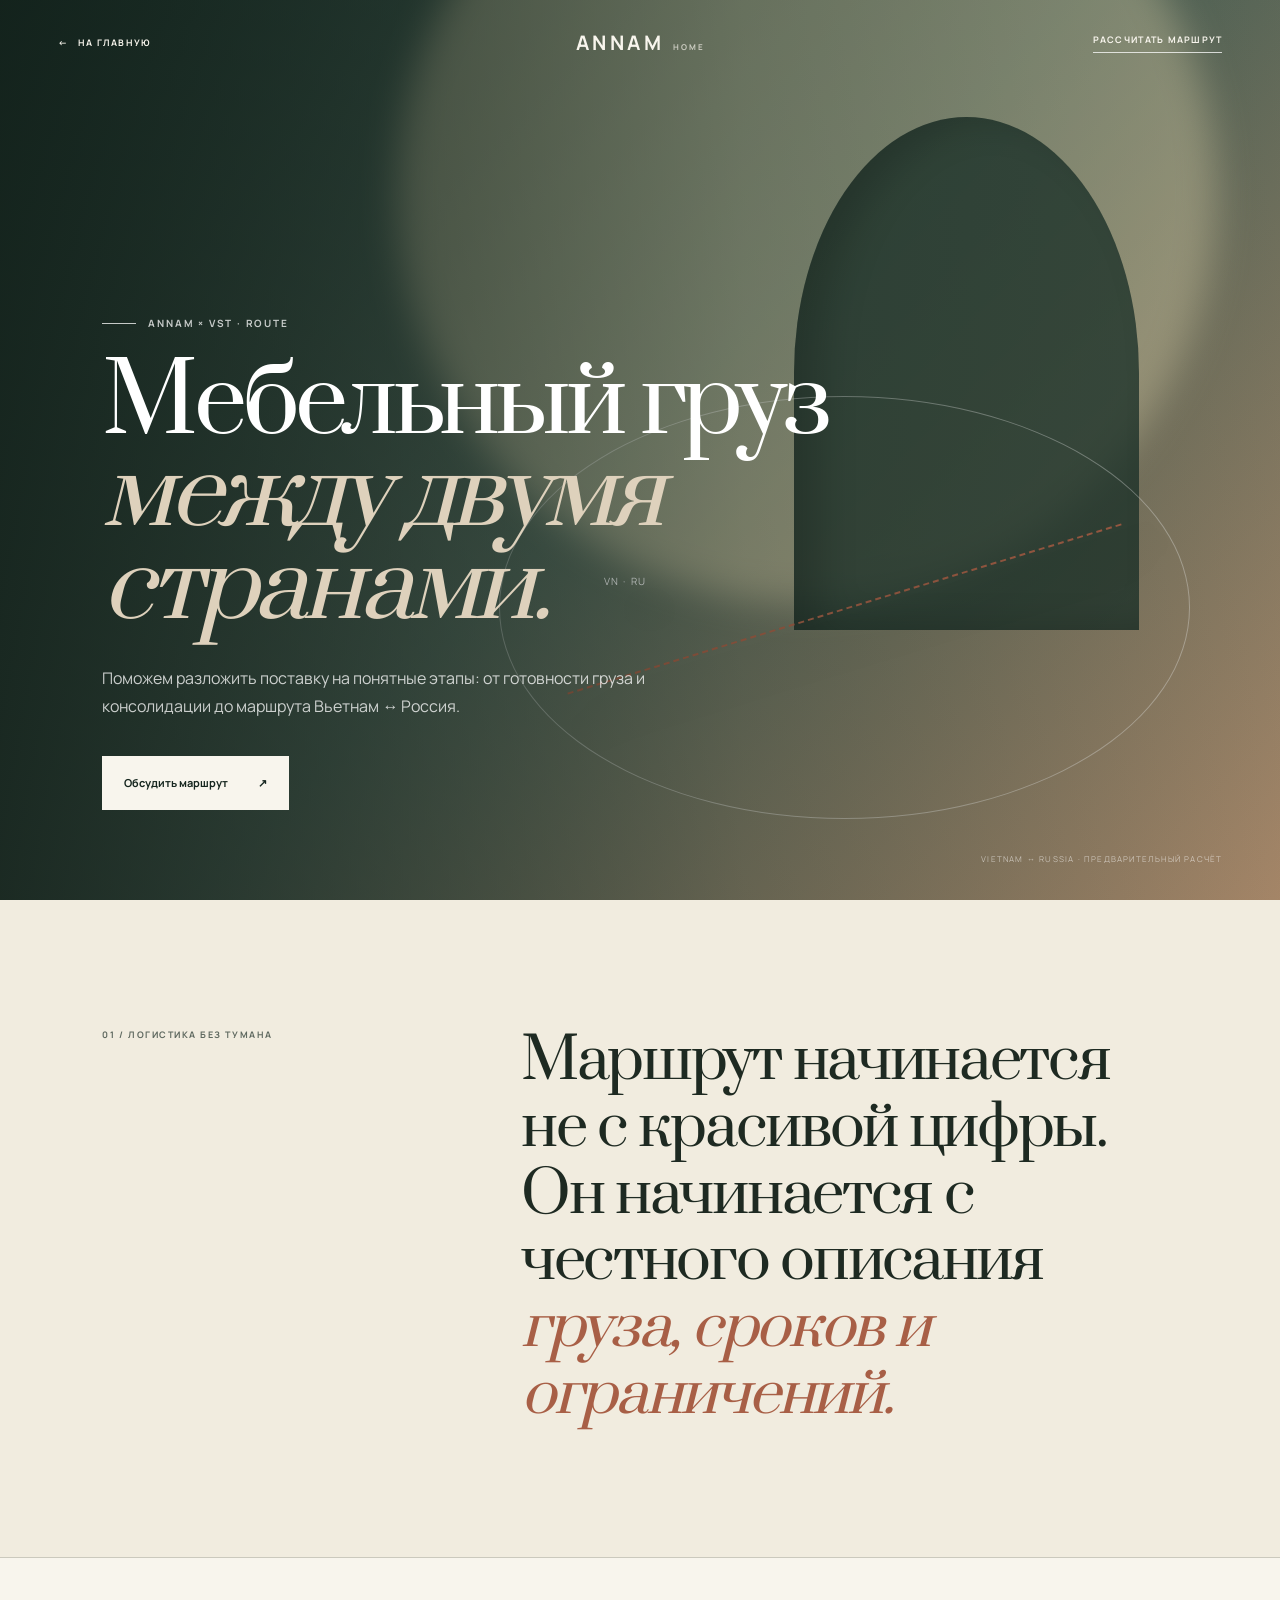
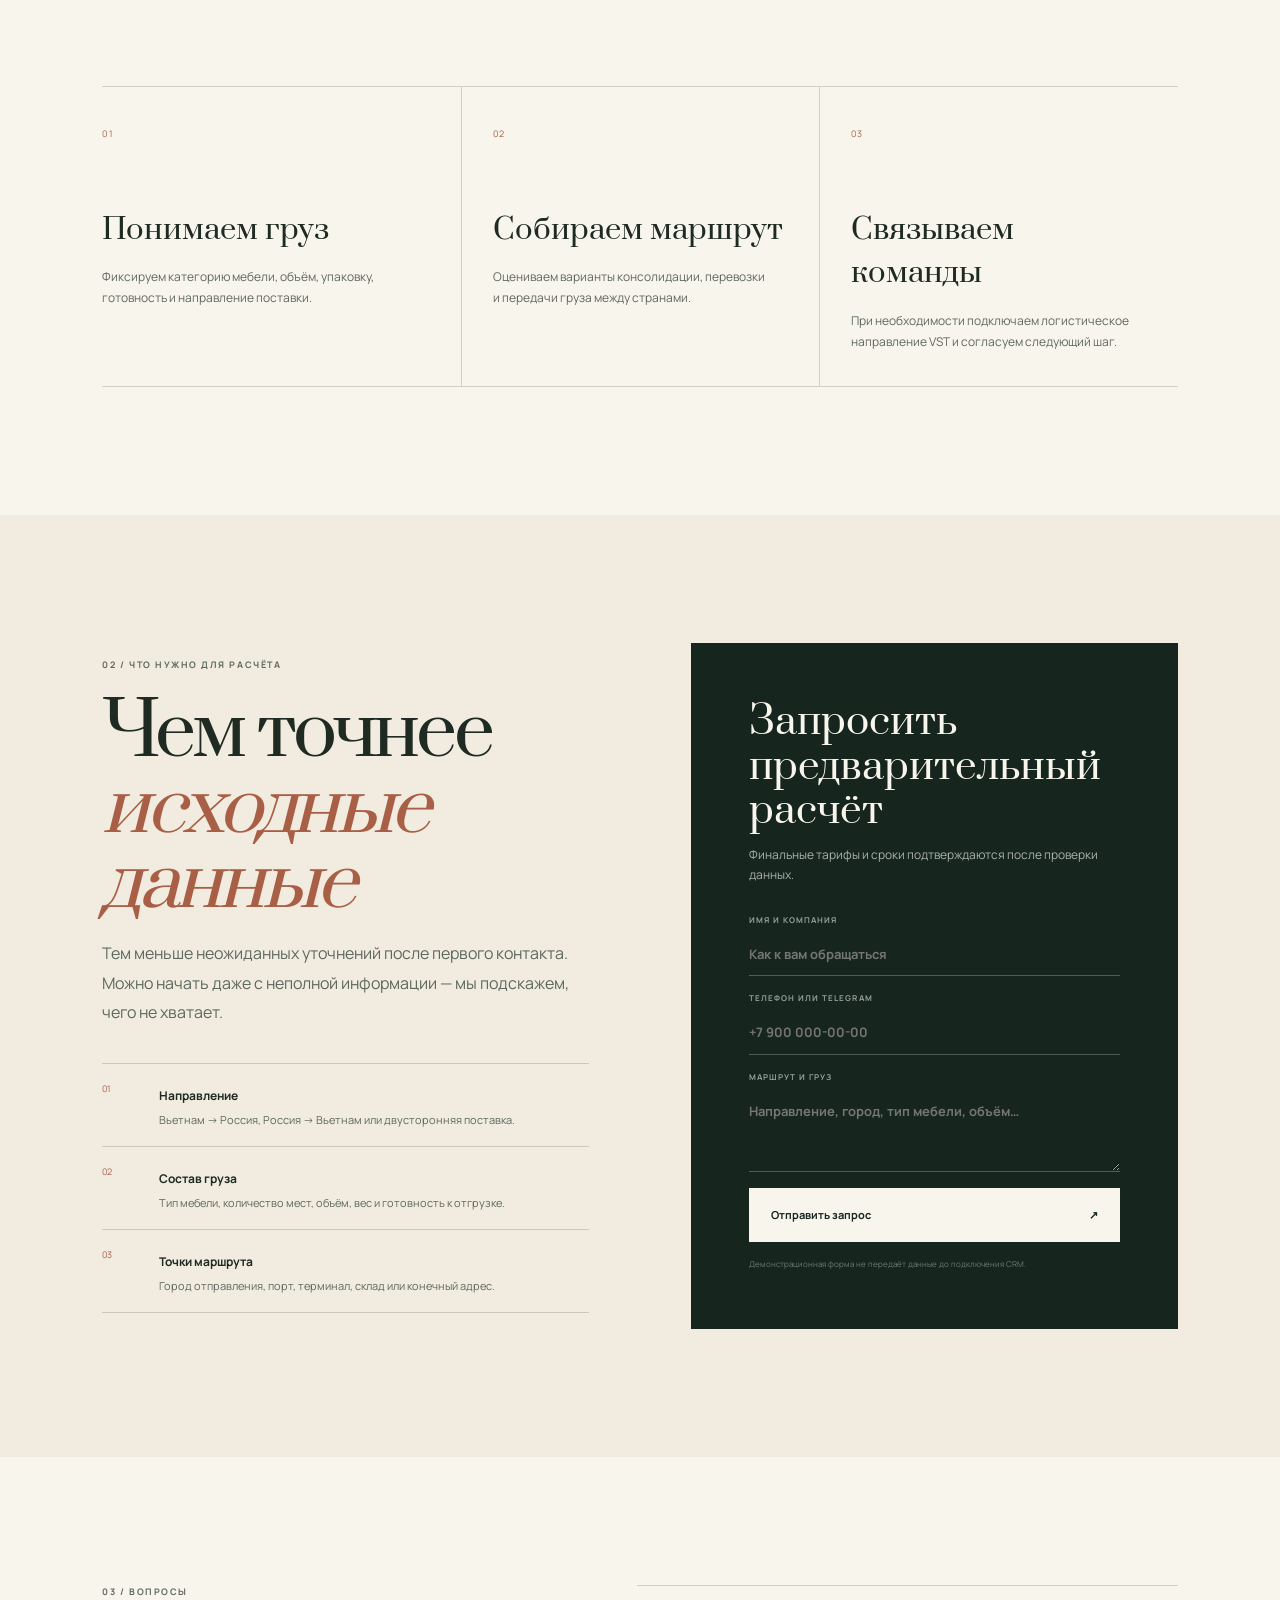
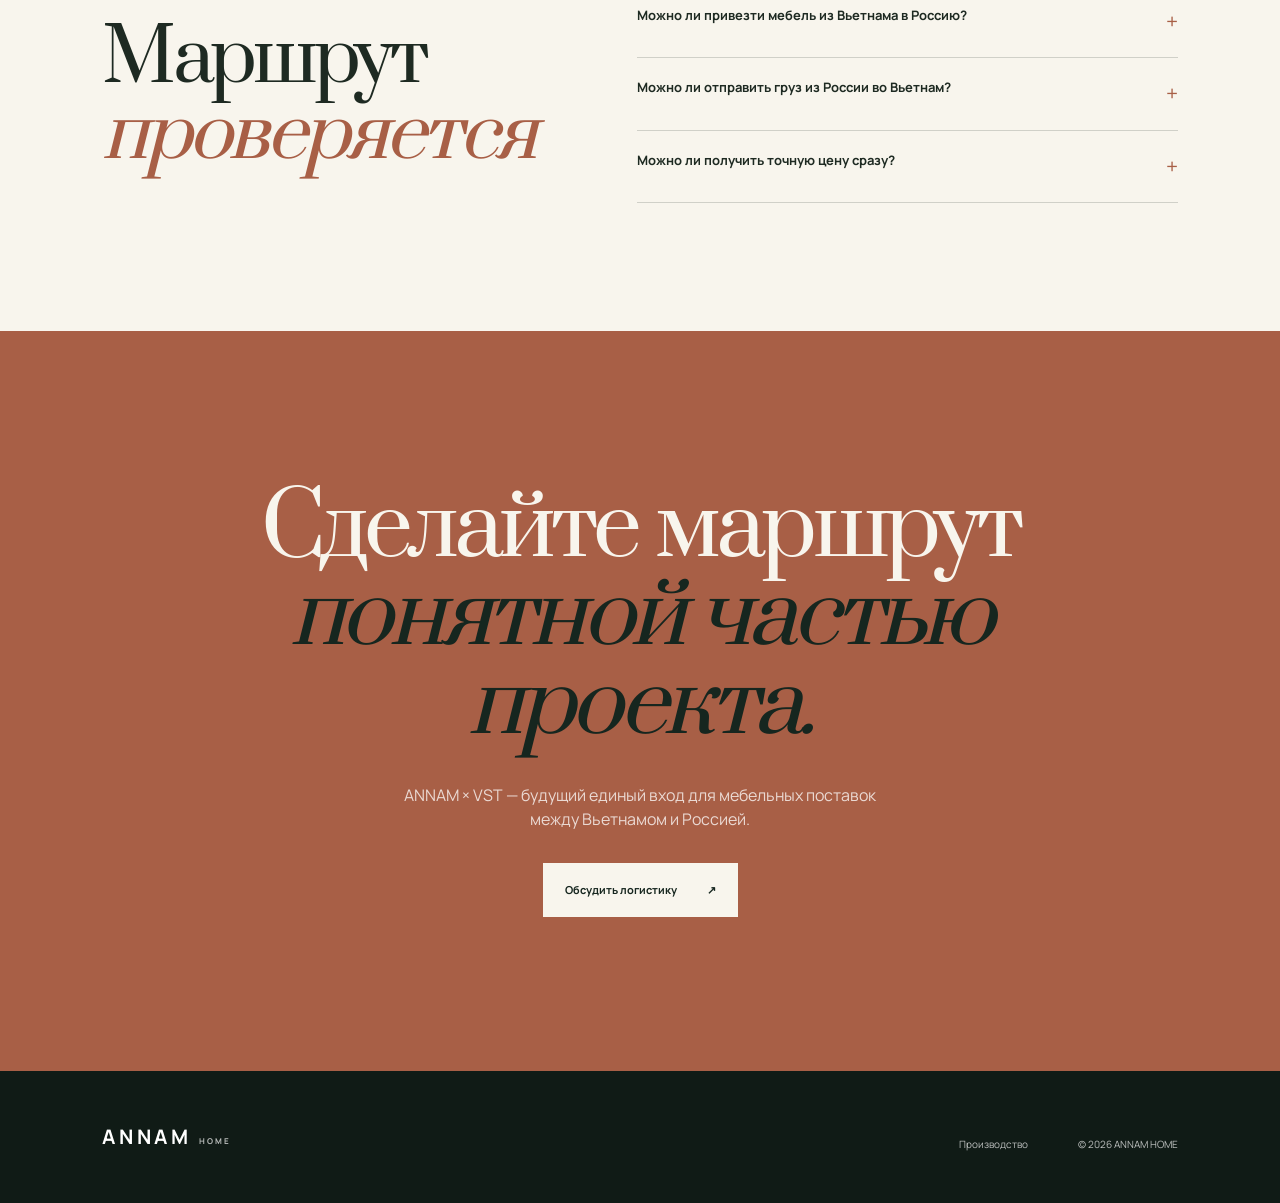
<file: furniture-logistics-vietnam-russia/index.html>
<!doctype html>
<html lang="ru">
  <head>
    <meta charset="UTF-8" /><meta name="viewport" content="width=device-width, initial-scale=1.0" />
    <meta name="description" content="Логистика мебели между Вьетнамом и Россией: предварительный расчёт маршрута, консолидация груза и сопровождение поставки ANNAM HOME совместно с VST." />
    <meta name="theme-color" content="#16261f" /><title>Логистика мебели Вьетнам — Россия — ANNAM HOME</title>
    <link rel="icon" href="../assets/favicon.svg" type="image/svg+xml" /><link rel="preconnect" href="https://fonts.googleapis.com" /><link rel="preconnect" href="https://fonts.gstatic.com" crossorigin />
    <link href="https://fonts.googleapis.com/css2?family=Manrope:wght@400;500;600;700&amp;family=Prata&amp;display=swap" rel="stylesheet" /><link rel="stylesheet" href="../assets/landing.css" /><script src="../assets/landing.js" defer></script>
    <script type="application/ld+json">{"@context":"https://schema.org","@type":"Service","name":"Логистическое сопровождение мебели Вьетнам — Россия","description":"Предварительная оценка маршрута, состава груза и этапов поставки.","provider":{"@type":"Organization","name":"ANNAM HOME"},"areaServed":["RU","VN"]}</script>
  </head>
  <body><div class="landing-shell">
    <header class="landing-header"><a class="landing-back" href="../">На главную</a><a class="landing-brand" href="../"><b>ANNAM</b><span>HOME</span></a><a class="landing-header__cta" href="#request">Рассчитать маршрут</a></header>
    <main>
      <section class="landing-hero landing-hero--logistics"><div class="landing-hero__sun"></div><div class="landing-hero__arch"></div><div class="landing-object landing-object--route"></div><div class="landing-hero__content"><p class="landing-kicker">ANNAM × VST · Route</p><h1>Мебельный груз<br /><em>между двумя странами.</em></h1><p class="landing-hero__lead">Поможем разложить поставку на понятные этапы: от готовности груза и консолидации до маршрута Вьетнам ↔ Россия.</p><div class="landing-hero__actions"><a class="button button--light" href="#request">Обсудить маршрут <span>↗</span></a></div></div><span class="landing-hero__note">Vietnam ↔ Russia · предварительный расчёт</span></section>
      <section class="section landing-intro"><span class="landing-number">01 / Логистика без тумана</span><p>Маршрут начинается не с красивой цифры. Он начинается с честного описания <em>груза, сроков и ограничений.</em></p></section>
      <section class="section section--light"><div class="benefit-grid"><article class="benefit"><span>01</span><h2>Понимаем груз</h2><p>Фиксируем категорию мебели, объём, упаковку, готовность и направление поставки.</p></article><article class="benefit"><span>02</span><h2>Собираем маршрут</h2><p>Оцениваем варианты консолидации, перевозки и передачи груза между странами.</p></article><article class="benefit"><span>03</span><h2>Связываем команды</h2><p>При необходимости подключаем логистическое направление VST и согласуем следующий шаг.</p></article></div></section>
      <section class="section split"><div class="split__copy"><span class="landing-number">02 / Что нужно для расчёта</span><h2 class="landing-title">Чем точнее<br /><em>исходные данные</em></h2><p>Тем меньше неожиданных уточнений после первого контакта. Можно начать даже с неполной информации — мы подскажем, чего не хватает.</p><ol class="process"><li><span>01</span><div><strong>Направление</strong><small>Вьетнам → Россия, Россия → Вьетнам или двусторонняя поставка.</small></div></li><li><span>02</span><div><strong>Состав груза</strong><small>Тип мебели, количество мест, объём, вес и готовность к отгрузке.</small></div></li><li><span>03</span><div><strong>Точки маршрута</strong><small>Город отправления, порт, терминал, склад или конечный адрес.</small></div></li></ol></div><aside class="landing-form" id="request"><h2>Запросить<br />предварительный расчёт</h2><p>Финальные тарифы и сроки подтверждаются после проверки данных.</p><form data-landing-form><label>Имя и компания<input required name="name" placeholder="Как к вам обращаться" /></label><label>Телефон или Telegram<input required name="contact" placeholder="+7 900 000-00-00" /></label><label>Маршрут и груз<textarea name="message" rows="3" placeholder="Направление, город, тип мебели, объём…"></textarea></label><button class="button button--light" type="submit">Отправить запрос <span>↗</span></button><small>Демонстрационная форма не передаёт данные до подключения CRM.</small></form><div class="landing-form__success" data-landing-success><b>Спасибо</b><p>Запрос сохранён в демонстрационном сценарии.</p></div></aside></section>
      <section class="section landing-faq section--light"><div><span class="landing-number">03 / Вопросы</span><h2 class="landing-title">Маршрут<br /><em>проверяется</em></h2></div><div class="faq-list"><article class="faq"><button data-faq-button aria-expanded="false" aria-controls="l1">Можно ли привезти мебель из Вьетнама в Россию?<span>+</span></button><p id="l1" hidden>Это одно из планируемых направлений. Возможность и условия подтверждаются после анализа конкретного груза, маршрута и актуальных ограничений.</p></article><article class="faq"><button data-faq-button aria-expanded="false" aria-controls="l2">Можно ли отправить груз из России во Вьетнам?<span>+</span></button><p id="l2" hidden>Да, такое направление заложено в архитектуру сервиса. Состав маршрута и доступность нужно подтвердить перед расчётом.</p></article><article class="faq"><button data-faq-button aria-expanded="false" aria-controls="l3">Можно ли получить точную цену сразу?<span>+</span></button><p id="l3" hidden>Нет. Точная стоимость зависит от состава груза, порта, дат, условий обработки и дополнительных услуг.</p></article></div></section>
      <section class="landing-cta"><h2>Сделайте маршрут<br /><em>понятной частью проекта.</em></h2><p>ANNAM × VST — будущий единый вход для мебельных поставок между Вьетнамом и Россией.</p><a class="button button--light" href="#request">Обсудить логистику <span>↗</span></a></section>
    </main><footer class="landing-footer"><a class="landing-brand" href="../"><b>ANNAM</b><span>HOME</span></a><a href="../oem-furniture-vietnam/">Производство</a><small>© 2026 ANNAM HOME</small></footer>
  </div></body>
</html>
</file>
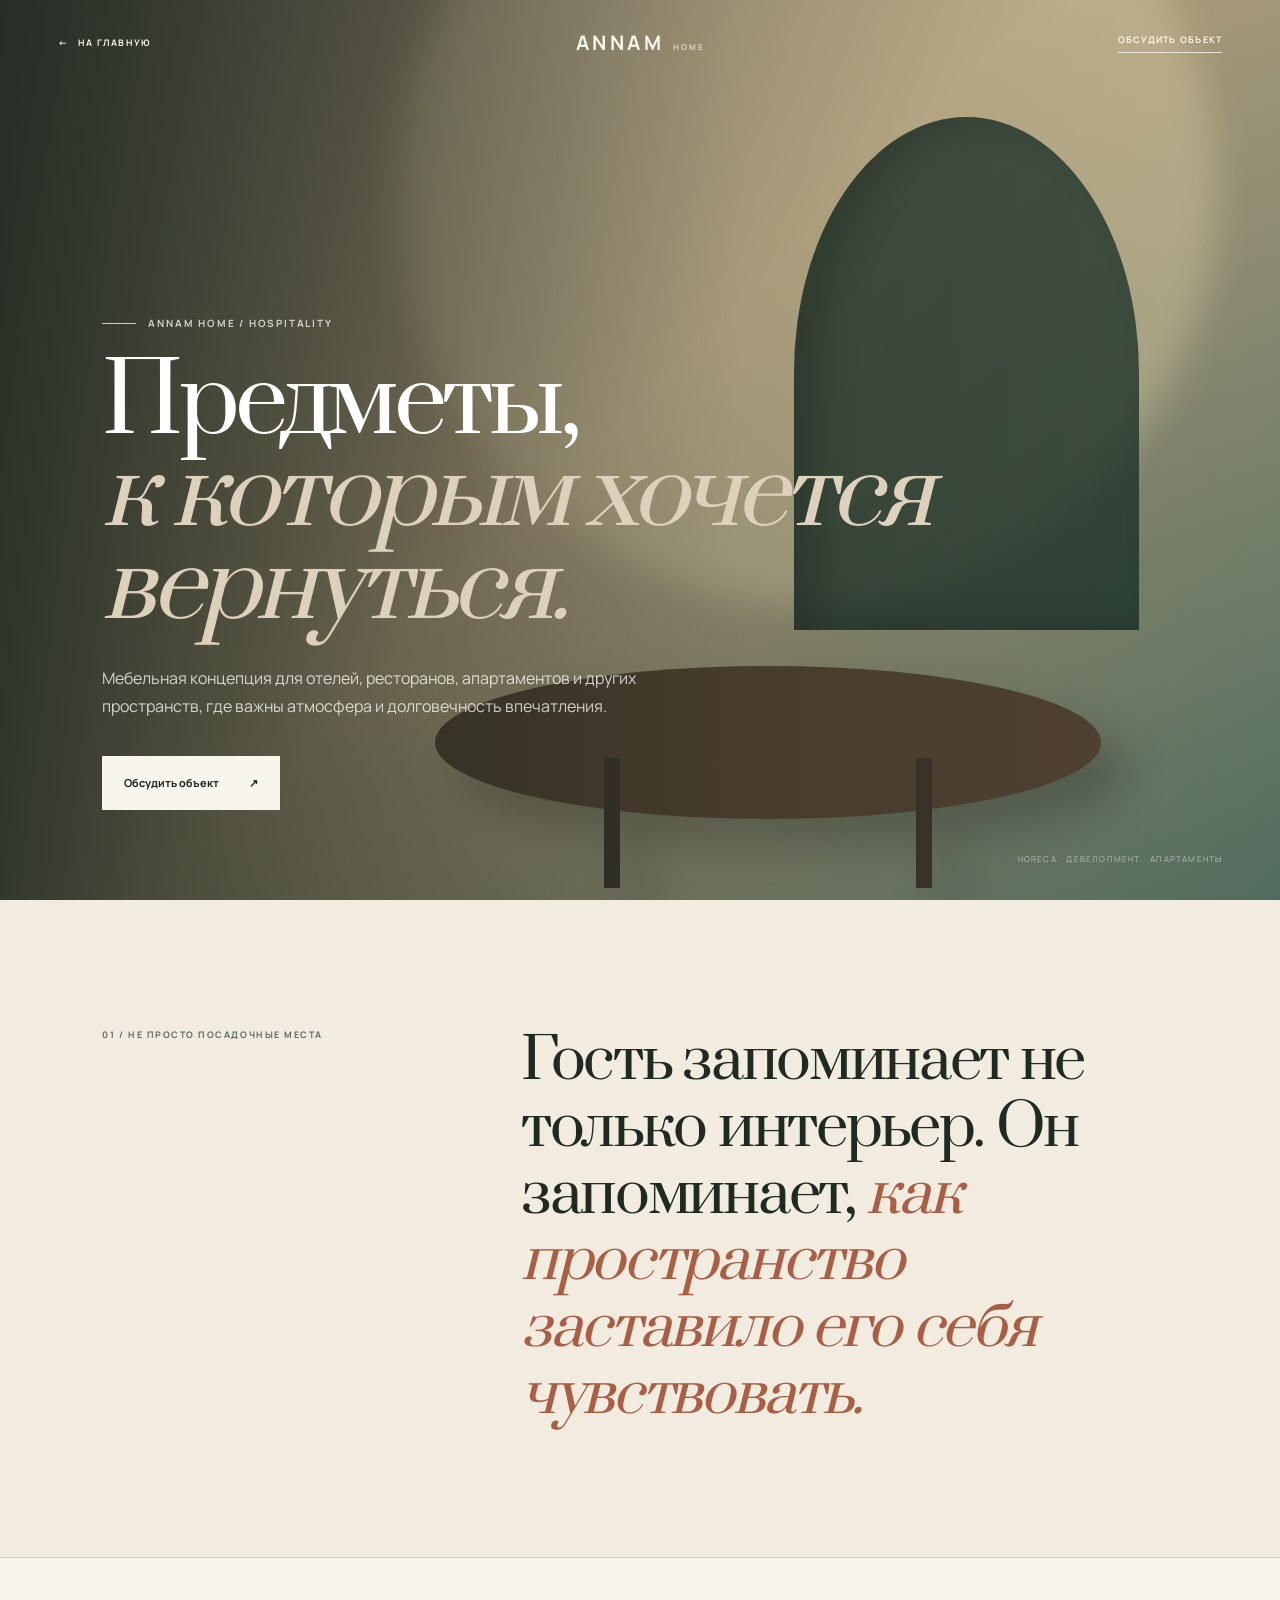
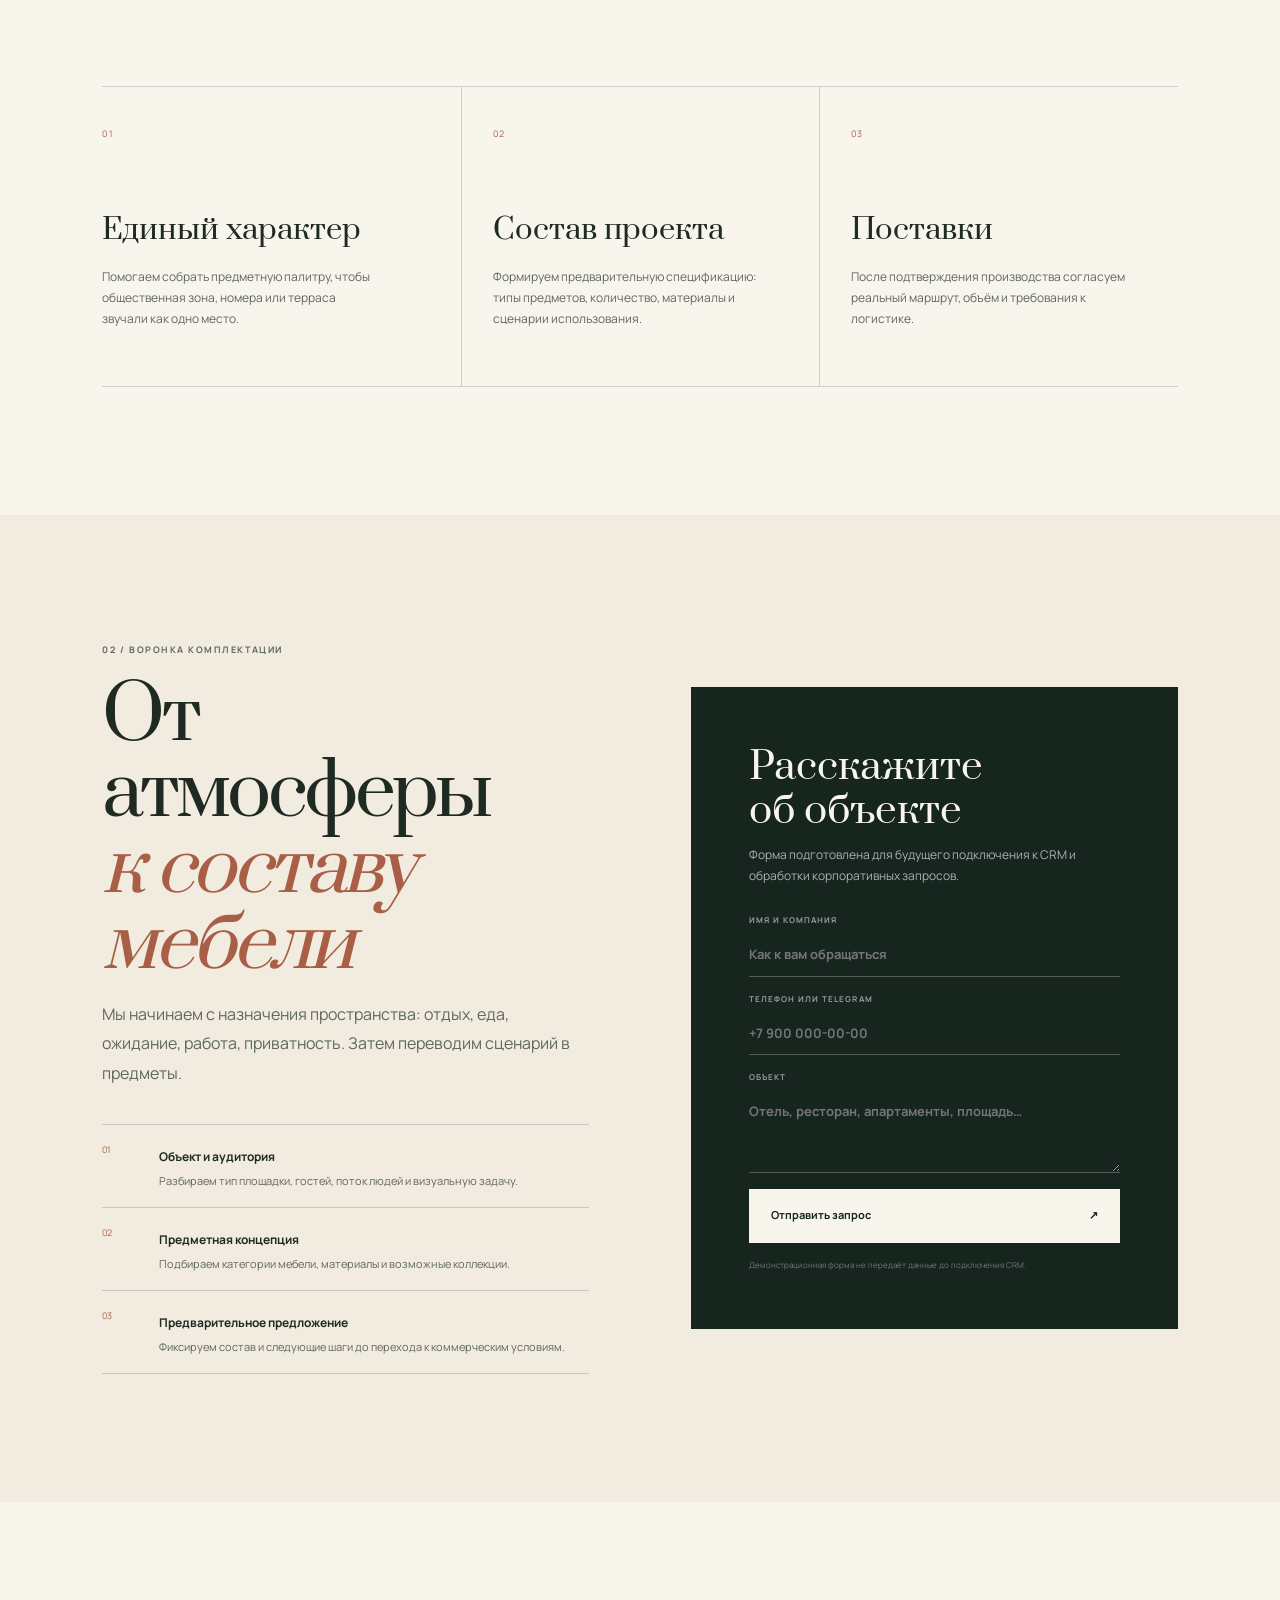
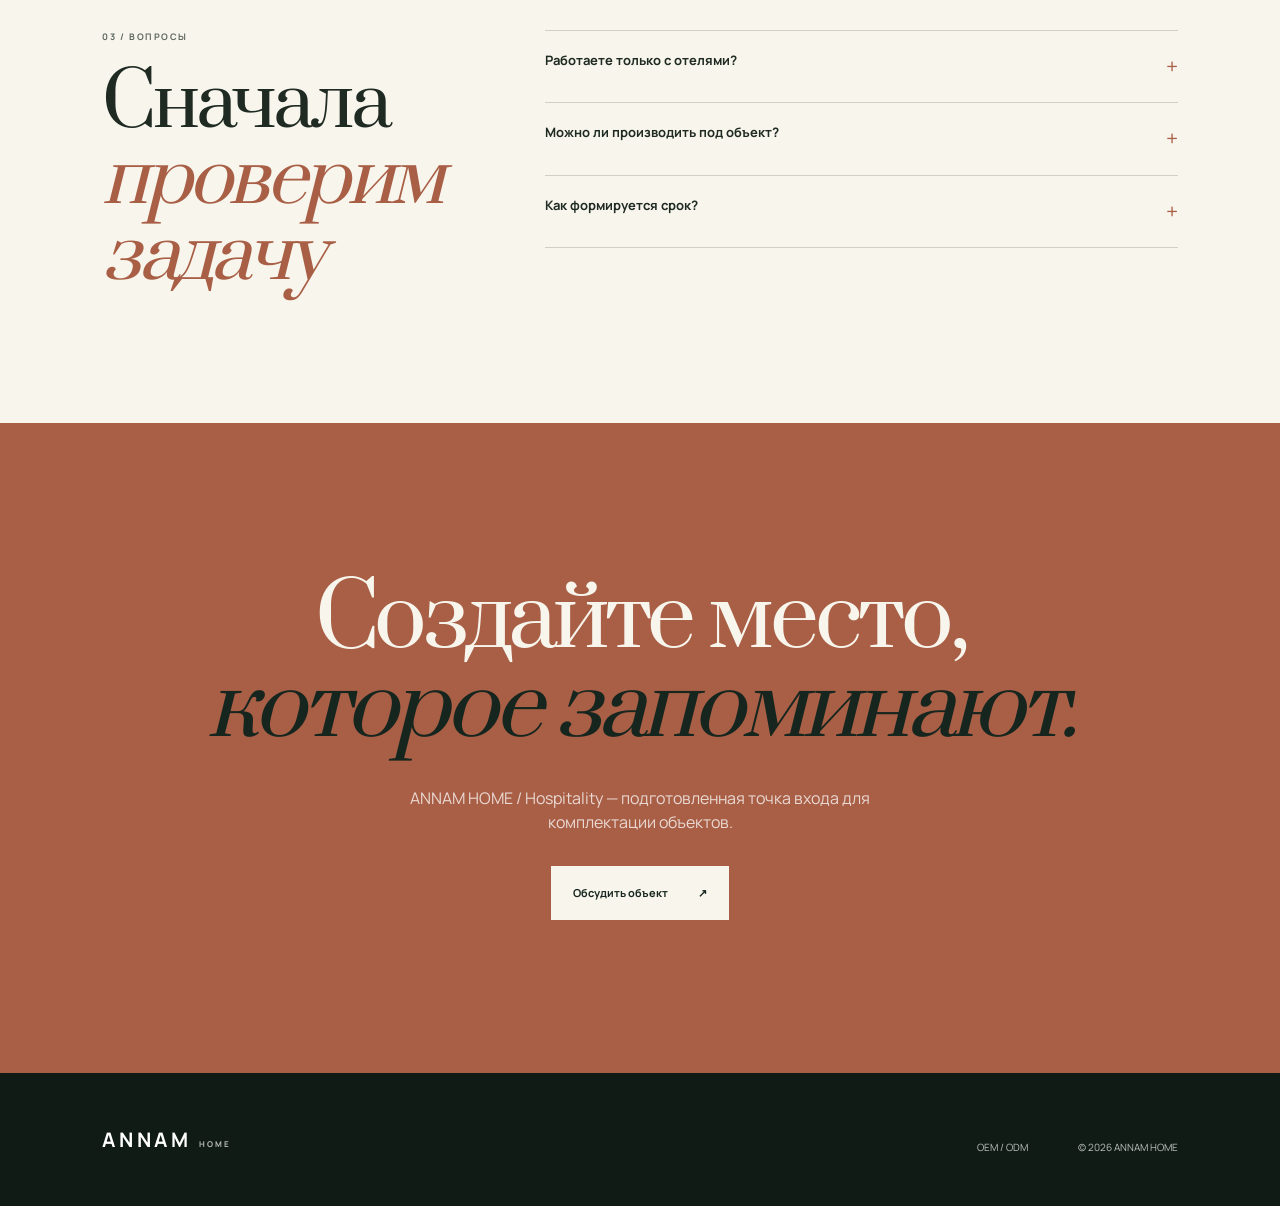
<file: horeca-furniture/index.html>
<!doctype html>
<html lang="ru">
  <head>
    <meta charset="UTF-8" /><meta name="viewport" content="width=device-width, initial-scale=1.0" />
    <meta name="description" content="Мебель и комплектация для HoReCa: ANNAM HOME помогает сформировать предметную концепцию для отелей, ресторанов, апартаментов и общественных пространств." />
    <meta name="theme-color" content="#16261f" /><title>Мебель для HoReCa и комплектация интерьеров — ANNAM HOME</title>
    <link rel="icon" href="../assets/favicon.svg" type="image/svg+xml" /><link rel="preconnect" href="https://fonts.googleapis.com" /><link rel="preconnect" href="https://fonts.gstatic.com" crossorigin />
    <link href="https://fonts.googleapis.com/css2?family=Manrope:wght@400;500;600;700&amp;family=Prata&amp;display=swap" rel="stylesheet" /><link rel="stylesheet" href="../assets/landing.css" /><script src="../assets/landing.js" defer></script>
    <script type="application/ld+json">{"@context":"https://schema.org","@type":"Service","name":"Комплектация HoReCa мебелью","description":"Предварительный подбор мебели и предметных решений для отелей, ресторанов и апартаментов.","provider":{"@type":"Organization","name":"ANNAM HOME"},"areaServed":"RU"}</script>
  </head>
  <body><div class="landing-shell">
    <header class="landing-header"><a class="landing-back" href="../">На главную</a><a class="landing-brand" href="../"><b>ANNAM</b><span>HOME</span></a><a class="landing-header__cta" href="#request">Обсудить объект</a></header>
    <main>
      <section class="landing-hero landing-hero--horeca"><div class="landing-hero__sun"></div><div class="landing-hero__arch"></div><div class="landing-object landing-object--table"></div><div class="landing-hero__content"><p class="landing-kicker">ANNAM HOME / Hospitality</p><h1>Предметы,<br /><em>к которым хочется вернуться.</em></h1><p class="landing-hero__lead">Мебельная концепция для отелей, ресторанов, апартаментов и других пространств, где важны атмосфера и долговечность впечатления.</p><div class="landing-hero__actions"><a class="button button--light" href="#request">Обсудить объект <span>↗</span></a></div></div><span class="landing-hero__note">HoReCa · девелопмент · апартаменты</span></section>
      <section class="section landing-intro"><span class="landing-number">01 / Не просто посадочные места</span><p>Гость запоминает не только интерьер. Он запоминает, <em>как пространство заставило его себя чувствовать.</em></p></section>
      <section class="section section--light"><div class="benefit-grid"><article class="benefit"><span>01</span><h2>Единый характер</h2><p>Помогаем собрать предметную палитру, чтобы общественная зона, номера или терраса звучали как одно место.</p></article><article class="benefit"><span>02</span><h2>Состав проекта</h2><p>Формируем предварительную спецификацию: типы предметов, количество, материалы и сценарии использования.</p></article><article class="benefit"><span>03</span><h2>Поставки</h2><p>После подтверждения производства согласуем реальный маршрут, объём и требования к логистике.</p></article></div></section>
      <section class="section split"><div class="split__copy"><span class="landing-number">02 / Воронка комплектации</span><h2 class="landing-title">От атмосферы<br /><em>к составу мебели</em></h2><p>Мы начинаем с назначения пространства: отдых, еда, ожидание, работа, приватность. Затем переводим сценарий в предметы.</p><ol class="process"><li><span>01</span><div><strong>Объект и аудитория</strong><small>Разбираем тип площадки, гостей, поток людей и визуальную задачу.</small></div></li><li><span>02</span><div><strong>Предметная концепция</strong><small>Подбираем категории мебели, материалы и возможные коллекции.</small></div></li><li><span>03</span><div><strong>Предварительное предложение</strong><small>Фиксируем состав и следующие шаги до перехода к коммерческим условиям.</small></div></li></ol></div><aside class="landing-form" id="request"><h2>Расскажите<br />об объекте</h2><p>Форма подготовлена для будущего подключения к CRM и обработки корпоративных запросов.</p><form data-landing-form><label>Имя и компания<input required name="name" placeholder="Как к вам обращаться" /></label><label>Телефон или Telegram<input required name="contact" placeholder="+7 900 000-00-00" /></label><label>Объект<textarea name="message" rows="3" placeholder="Отель, ресторан, апартаменты, площадь…"></textarea></label><button class="button button--light" type="submit">Отправить запрос <span>↗</span></button><small>Демонстрационная форма не передаёт данные до подключения CRM.</small></form><div class="landing-form__success" data-landing-success><b>Спасибо</b><p>Запрос сохранён в демонстрационном сценарии.</p></div></aside></section>
      <section class="section landing-faq section--light"><div><span class="landing-number">03 / Вопросы</span><h2 class="landing-title">Сначала<br /><em>проверим задачу</em></h2></div><div class="faq-list"><article class="faq"><button data-faq-button aria-expanded="false" aria-controls="h1">Работаете только с отелями?<span>+</span></button><p id="h1" hidden>Нет. Направление подходит также для ресторанов, апартаментов, общественных зон и будущих девелоперских комплектаций.</p></article><article class="faq"><button data-faq-button aria-expanded="false" aria-controls="h2">Можно ли производить под объект?<span>+</span></button><p id="h2" hidden>Потенциально — да. Возможность OEM/ODM-производства будет подтверждаться для каждого проекта отдельно.</p></article><article class="faq"><button data-faq-button aria-expanded="false" aria-controls="h3">Как формируется срок?<span>+</span></button><p id="h3" hidden>Срок зависит от продукта, объёма, фабрики и маршрута. Его нельзя называть до проверки исходных данных.</p></article></div></section>
      <section class="landing-cta"><h2>Создайте место,<br /><em>которое запоминают.</em></h2><p>ANNAM HOME / Hospitality — подготовленная точка входа для комплектации объектов.</p><a class="button button--light" href="#request">Обсудить объект <span>↗</span></a></section>
    </main><footer class="landing-footer"><a class="landing-brand" href="../"><b>ANNAM</b><span>HOME</span></a><a href="../oem-furniture-vietnam/">OEM / ODM</a><small>© 2026 ANNAM HOME</small></footer>
  </div></body>
</html>
</file>
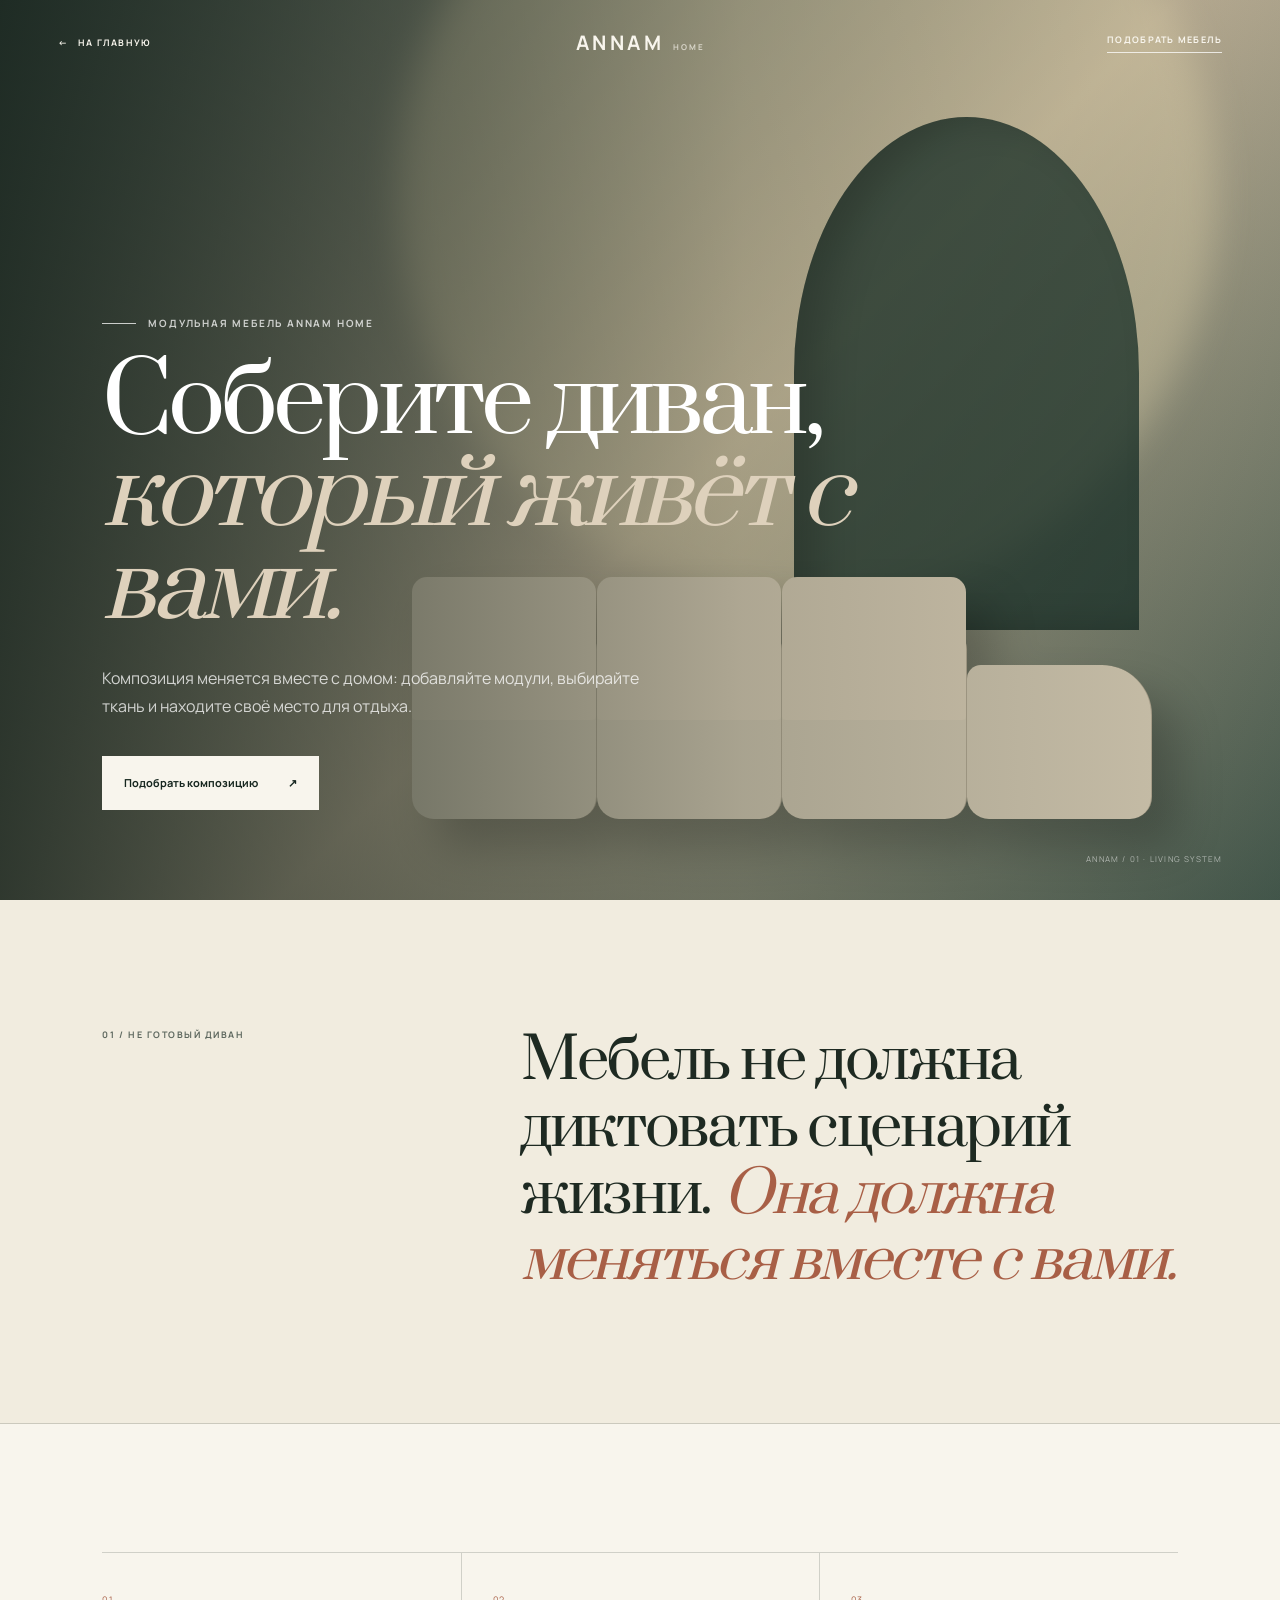
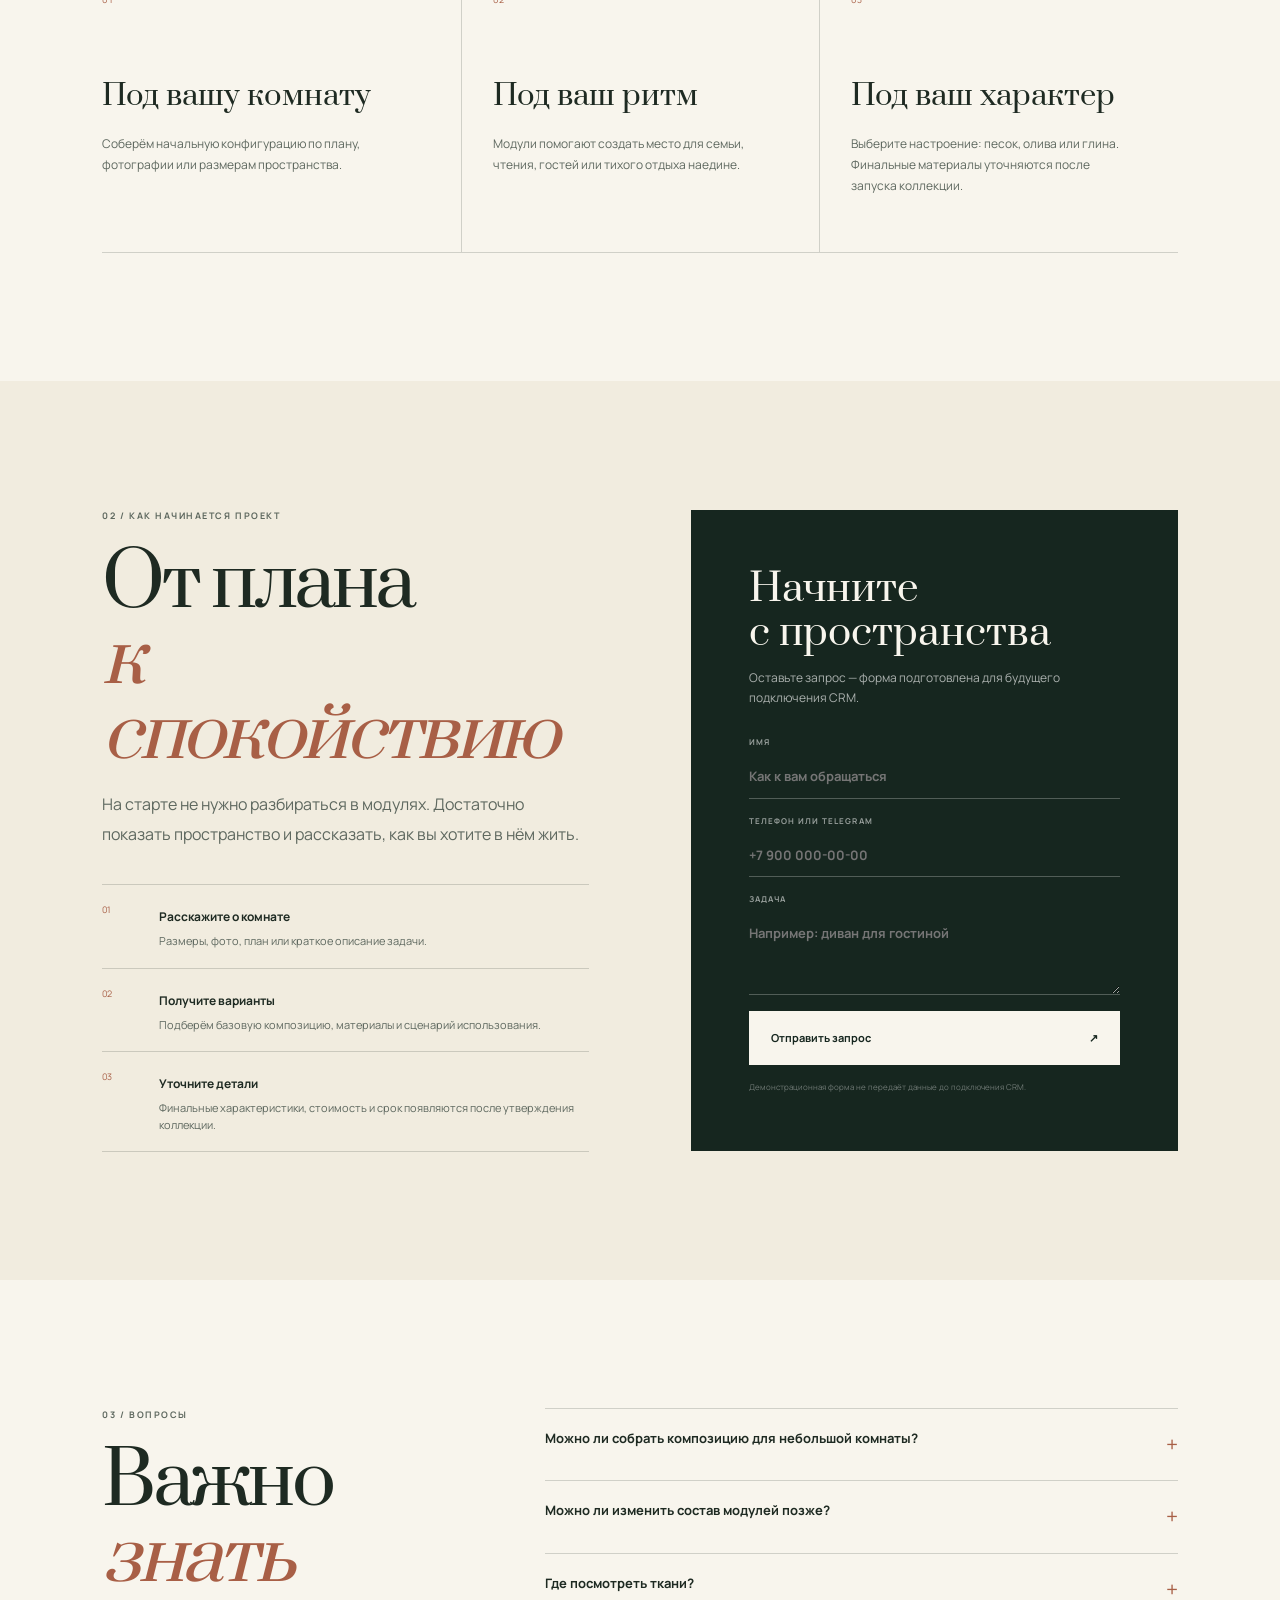
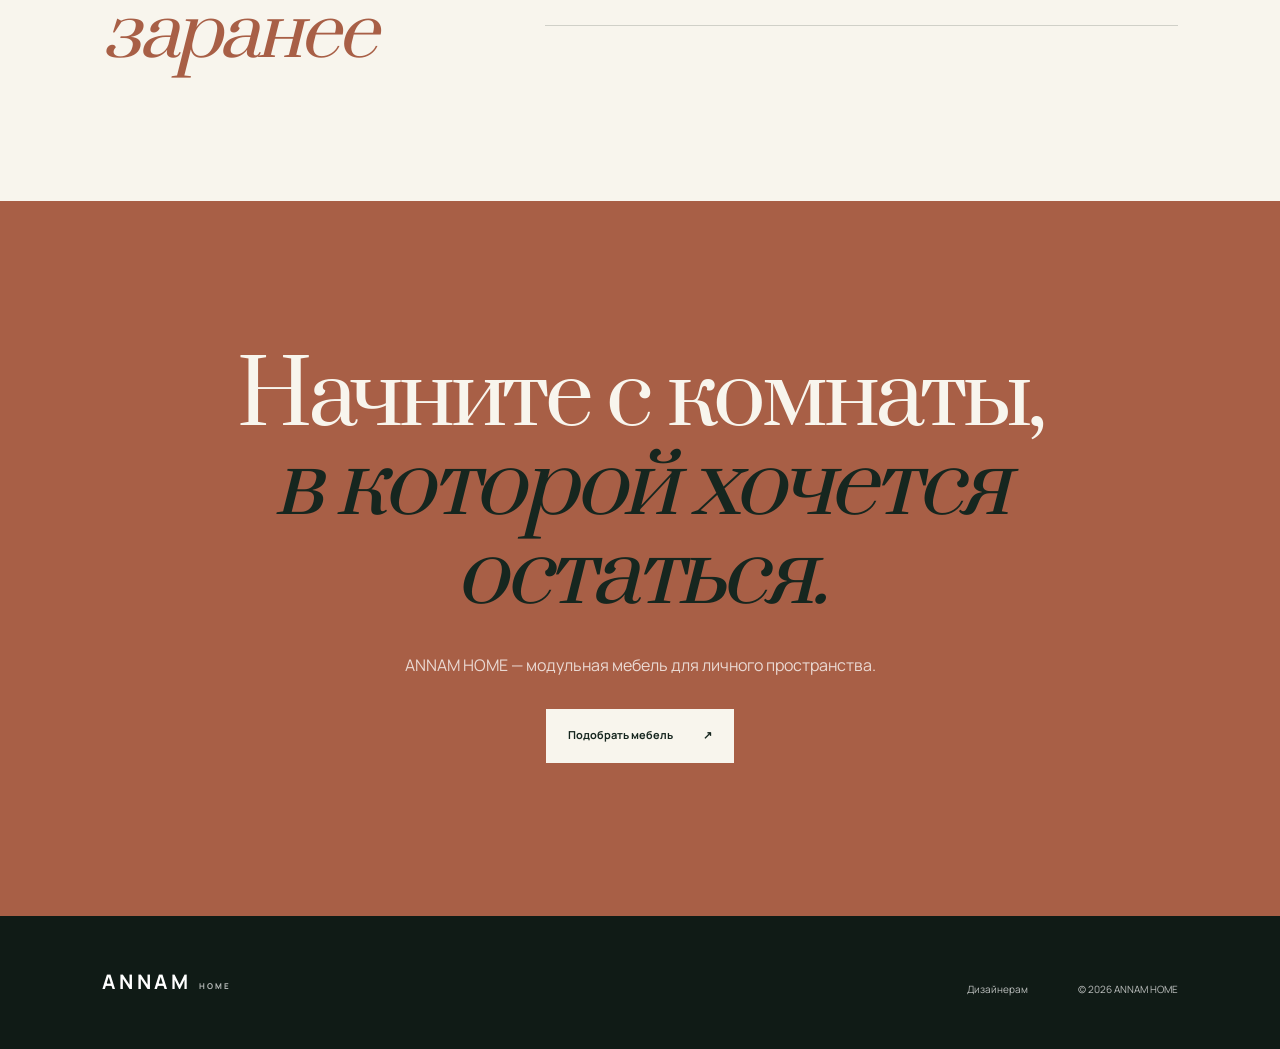
<file: modular-furniture/index.html>
<!doctype html>
<html lang="ru">
  <head>
    <meta charset="UTF-8" />
    <meta name="viewport" content="width=device-width, initial-scale=1.0" />
    <meta name="description" content="Модульная мебель ANNAM HOME: соберите диван и композицию под размеры своего пространства. Подбор конфигурации и материалов." />
    <meta name="theme-color" content="#16261f" />
    <title>Модульная мебель для дома — ANNAM HOME</title>
    <link rel="icon" href="../assets/favicon.svg" type="image/svg+xml" />
    <link rel="preconnect" href="https://fonts.googleapis.com" />
    <link rel="preconnect" href="https://fonts.gstatic.com" crossorigin />
    <link href="https://fonts.googleapis.com/css2?family=Manrope:wght@400;500;600;700&amp;family=Prata&amp;display=swap" rel="stylesheet" />
    <link rel="stylesheet" href="../assets/landing.css" />
    <script src="../assets/landing.js" defer></script>
    <script type="application/ld+json">{"@context":"https://schema.org","@type":"Service","name":"Подбор модульной мебели ANNAM HOME","description":"Подбор конфигурации модульной мебели и материалов под пространство клиента.","provider":{"@type":"Organization","name":"ANNAM HOME"},"areaServed":"RU"}</script>
  </head>
  <body>
    <div class="landing-shell">
      <header class="landing-header"><a class="landing-back" href="../">На главную</a><a class="landing-brand" href="../"><b>ANNAM</b><span>HOME</span></a><a class="landing-header__cta" href="#request">Подобрать мебель</a></header>
      <main>
        <section class="landing-hero landing-hero--modular">
          <div class="landing-hero__sun"></div><div class="landing-hero__arch"></div><div class="landing-object"><i></i><i></i><i></i><i></i></div>
          <div class="landing-hero__content"><p class="landing-kicker">Модульная мебель ANNAM HOME</p><h1>Соберите диван,<br /><em>который живёт с вами.</em></h1><p class="landing-hero__lead">Композиция меняется вместе с домом: добавляйте модули, выбирайте ткань и находите своё место для отдыха.</p><div class="landing-hero__actions"><a class="button button--light" href="#request">Подобрать композицию <span>↗</span></a></div></div>
          <span class="landing-hero__note">ANNAM / 01 · living system</span>
        </section>
        <section class="section landing-intro"><span class="landing-number">01 / Не готовый диван</span><p>Мебель не должна диктовать сценарий жизни. <em>Она должна меняться вместе с вами.</em></p></section>
        <section class="section section--light"><div class="benefit-grid"><article class="benefit"><span>01</span><h2>Под вашу комнату</h2><p>Соберём начальную конфигурацию по плану, фотографии или размерам пространства.</p></article><article class="benefit"><span>02</span><h2>Под ваш ритм</h2><p>Модули помогают создать место для семьи, чтения, гостей или тихого отдыха наедине.</p></article><article class="benefit"><span>03</span><h2>Под ваш характер</h2><p>Выберите настроение: песок, олива или глина. Финальные материалы уточняются после запуска коллекции.</p></article></div></section>
        <section class="section split"><div class="split__copy"><span class="landing-number">02 / Как начинается проект</span><h2 class="landing-title">От плана<br /><em>к спокойствию</em></h2><p>На старте не нужно разбираться в модулях. Достаточно показать пространство и рассказать, как вы хотите в нём жить.</p><ol class="process"><li><span>01</span><div><strong>Расскажите о комнате</strong><small>Размеры, фото, план или краткое описание задачи.</small></div></li><li><span>02</span><div><strong>Получите варианты</strong><small>Подберём базовую композицию, материалы и сценарий использования.</small></div></li><li><span>03</span><div><strong>Уточните детали</strong><small>Финальные характеристики, стоимость и срок появляются после утверждения коллекции.</small></div></li></ol></div><aside class="landing-form" id="request"><h2>Начните<br />с пространства</h2><p>Оставьте запрос — форма подготовлена для будущего подключения CRM.</p><form data-landing-form><label>Имя<input required name="name" placeholder="Как к вам обращаться" /></label><label>Телефон или Telegram<input required name="contact" placeholder="+7 900 000-00-00" /></label><label>Задача<textarea name="message" rows="3" placeholder="Например: диван для гостиной"></textarea></label><button class="button button--light" type="submit">Отправить запрос <span>↗</span></button><small>Демонстрационная форма не передаёт данные до подключения CRM.</small></form><div class="landing-form__success" data-landing-success><b>Спасибо</b><p>Запрос сохранён в демонстрационном сценарии.</p></div></aside></section>
        <section class="section landing-faq section--light"><div><span class="landing-number">03 / Вопросы</span><h2 class="landing-title">Важно<br /><em>знать заранее</em></h2></div><div class="faq-list"><article class="faq"><button data-faq-button aria-expanded="false" aria-controls="m1">Можно ли собрать композицию для небольшой комнаты?<span>+</span></button><p id="m1" hidden>Да. На старте подбираем конфигурацию исходя из реальных габаритов комнаты и необходимого количества посадочных мест.</p></article><article class="faq"><button data-faq-button aria-expanded="false" aria-controls="m2">Можно ли изменить состав модулей позже?<span>+</span></button><p id="m2" hidden>Это зависит от финальной серии и доступности модулей. Этот вопрос будет фиксироваться в карточке каждой коллекции.</p></article><article class="faq"><button data-faq-button aria-expanded="false" aria-controls="m3">Где посмотреть ткани?<span>+</span></button><p id="m3" hidden>После утверждения коллекции появится набор образцов и визуальный выбор материалов на сайте.</p></article></div></section>
        <section class="landing-cta"><h2>Начните с комнаты,<br /><em>в которой хочется остаться.</em></h2><p>ANNAM HOME — модульная мебель для личного пространства.</p><a class="button button--light" href="#request">Подобрать мебель <span>↗</span></a></section>
      </main>
      <footer class="landing-footer"><a class="landing-brand" href="../"><b>ANNAM</b><span>HOME</span></a><a href="../furniture-for-designers/">Дизайнерам</a><small>© 2026 ANNAM HOME</small></footer>
    </div>
  </body>
</html>
</file>
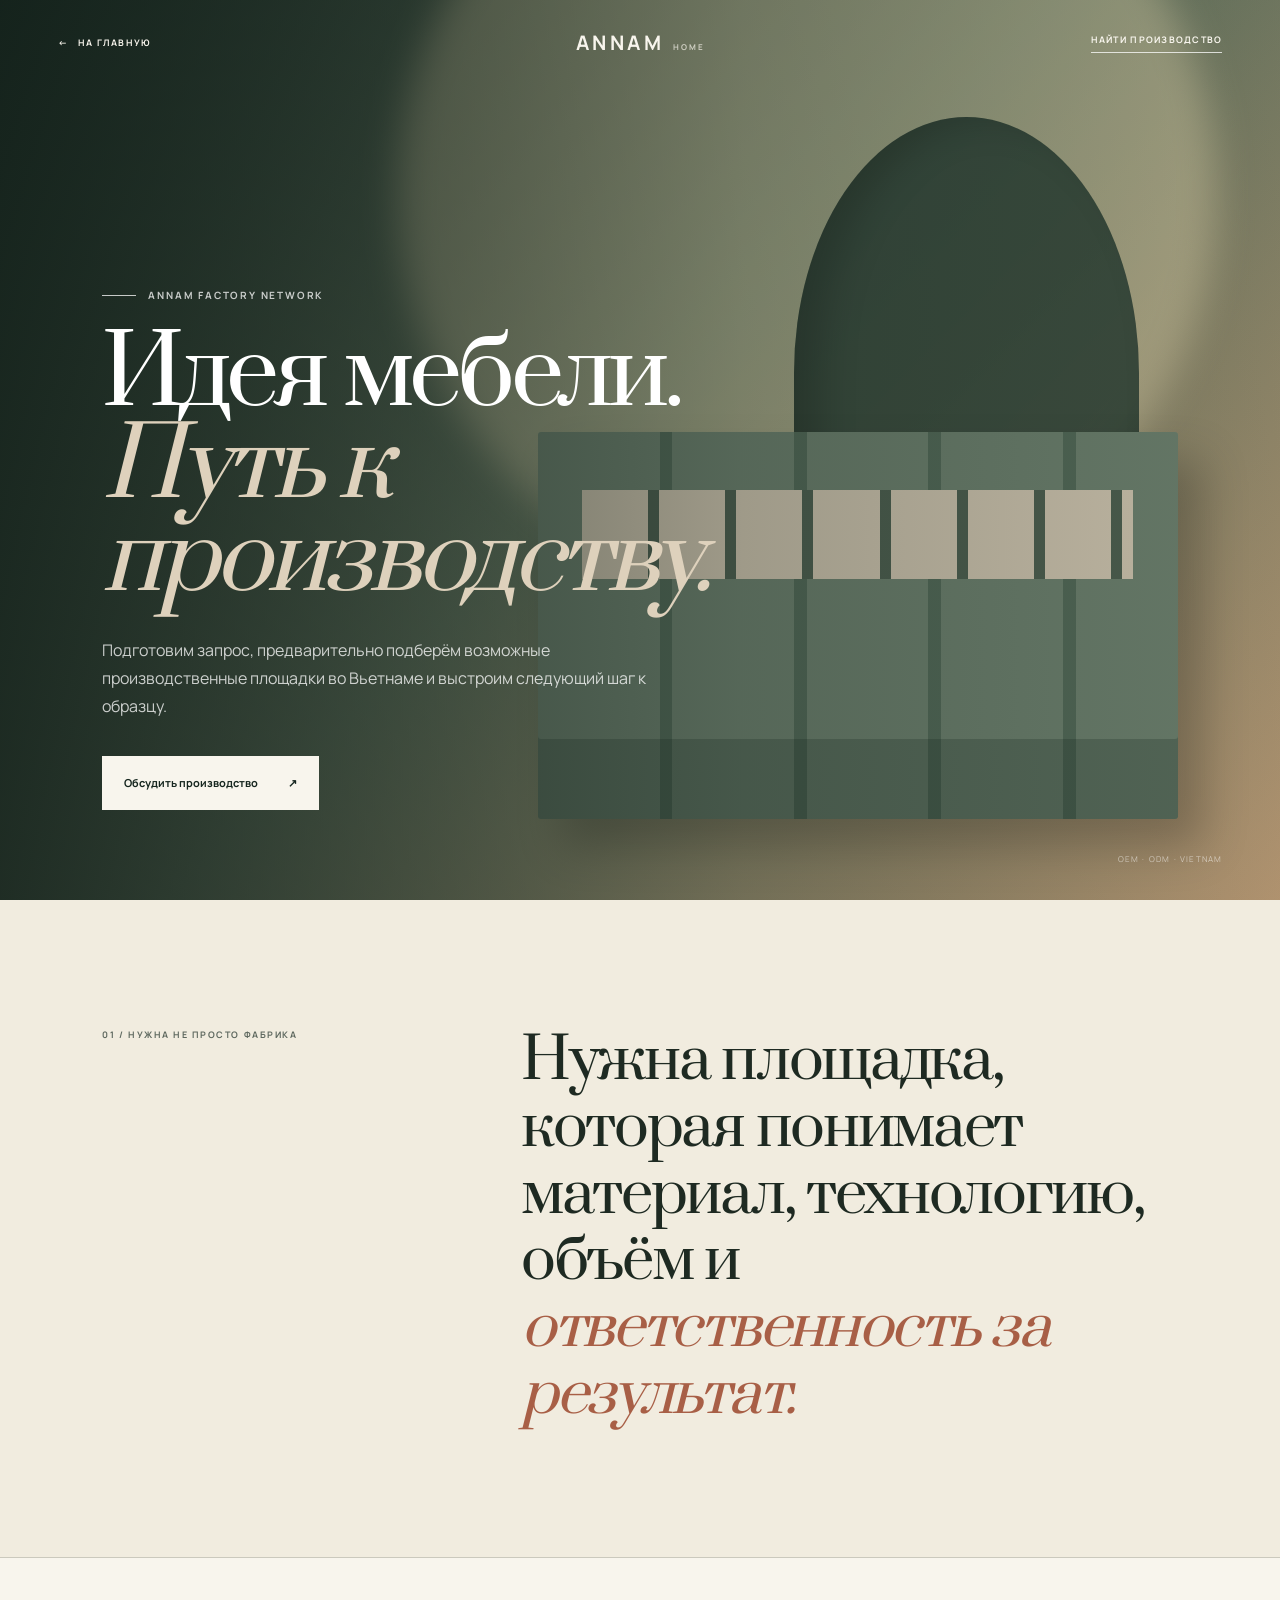
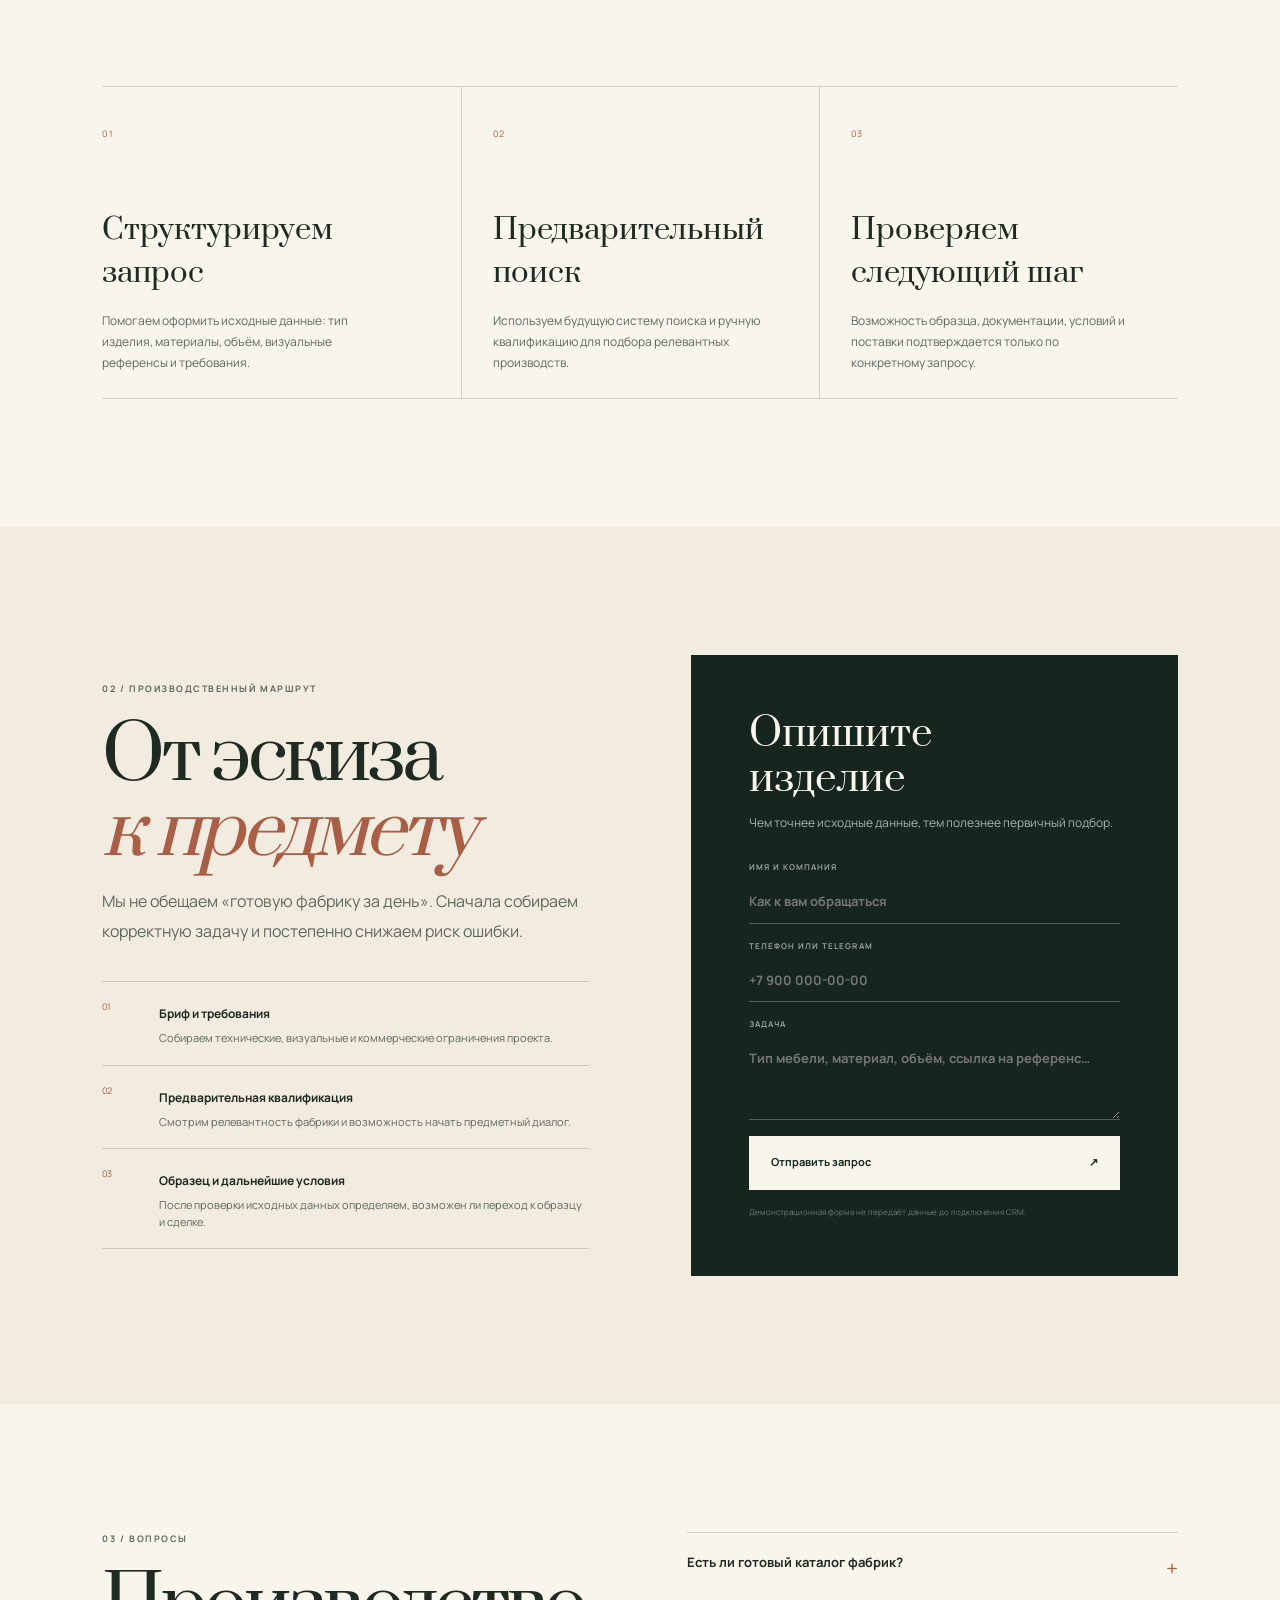
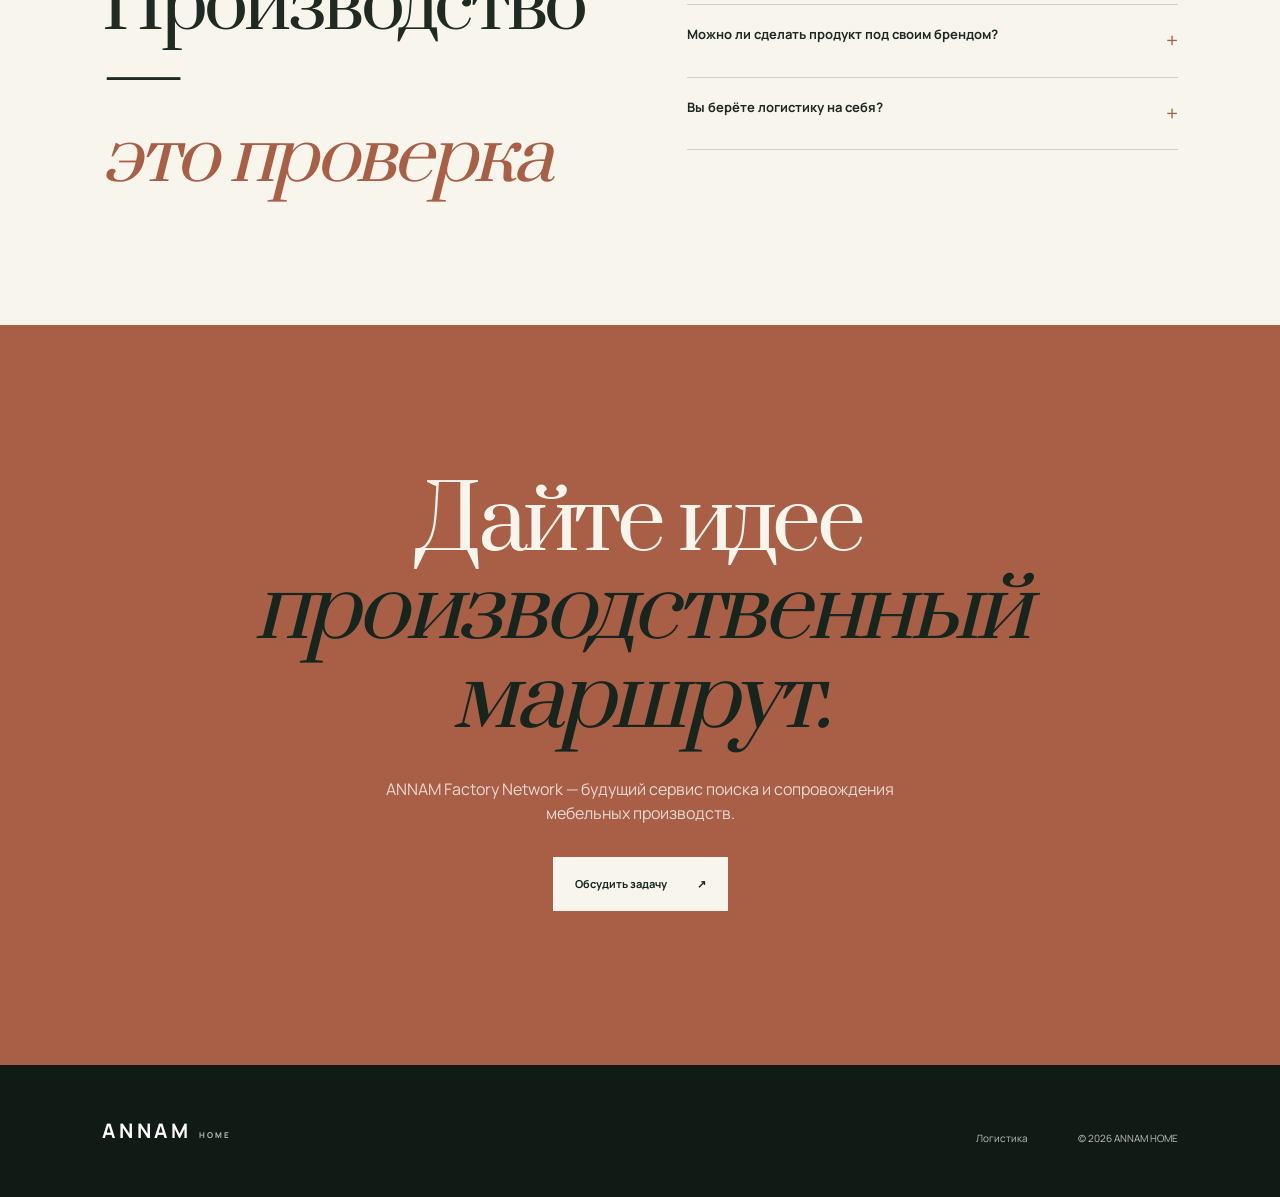
<file: oem-furniture-vietnam/index.html>
<!doctype html>
<html lang="ru">
  <head>
    <meta charset="UTF-8" /><meta name="viewport" content="width=device-width, initial-scale=1.0" />
    <meta name="description" content="OEM и ODM производство мебели во Вьетнаме: предварительный подбор фабрики, формирование технического задания, образцы и сопровождение поставки." />
    <meta name="theme-color" content="#16261f" /><title>OEM / ODM производство мебели во Вьетнаме — ANNAM HOME</title>
    <link rel="icon" href="../assets/favicon.svg" type="image/svg+xml" /><link rel="preconnect" href="https://fonts.googleapis.com" /><link rel="preconnect" href="https://fonts.gstatic.com" crossorigin />
    <link href="https://fonts.googleapis.com/css2?family=Manrope:wght@400;500;600;700&amp;family=Prata&amp;display=swap" rel="stylesheet" /><link rel="stylesheet" href="../assets/landing.css" /><script src="../assets/landing.js" defer></script>
    <script type="application/ld+json">{"@context":"https://schema.org","@type":"Service","name":"Предварительный подбор OEM / ODM производства мебели во Вьетнаме","description":"Сопровождение первичного поиска и квалификации производственной площадки.","provider":{"@type":"Organization","name":"ANNAM HOME"},"areaServed":["RU","VN"]}</script>
  </head>
  <body><div class="landing-shell">
    <header class="landing-header"><a class="landing-back" href="../">На главную</a><a class="landing-brand" href="../"><b>ANNAM</b><span>HOME</span></a><a class="landing-header__cta" href="#request">Найти производство</a></header>
    <main>
      <section class="landing-hero landing-hero--oem"><div class="landing-hero__sun"></div><div class="landing-hero__arch"></div><div class="landing-object landing-object--factory"></div><div class="landing-hero__content"><p class="landing-kicker">ANNAM Factory Network</p><h1>Идея мебели.<br /><em>Путь к производству.</em></h1><p class="landing-hero__lead">Подготовим запрос, предварительно подберём возможные производственные площадки во Вьетнаме и выстроим следующий шаг к образцу.</p><div class="landing-hero__actions"><a class="button button--light" href="#request">Обсудить производство <span>↗</span></a></div></div><span class="landing-hero__note">OEM · ODM · Vietnam</span></section>
      <section class="section landing-intro"><span class="landing-number">01 / Нужна не просто фабрика</span><p>Нужна площадка, которая понимает материал, технологию, объём и <em>ответственность за результат.</em></p></section>
      <section class="section section--light"><div class="benefit-grid"><article class="benefit"><span>01</span><h2>Структурируем запрос</h2><p>Помогаем оформить исходные данные: тип изделия, материалы, объём, визуальные референсы и требования.</p></article><article class="benefit"><span>02</span><h2>Предварительный поиск</h2><p>Используем будущую систему поиска и ручную квалификацию для подбора релевантных производств.</p></article><article class="benefit"><span>03</span><h2>Проверяем следующий шаг</h2><p>Возможность образца, документации, условий и поставки подтверждается только по конкретному запросу.</p></article></div></section>
      <section class="section split"><div class="split__copy"><span class="landing-number">02 / Производственный маршрут</span><h2 class="landing-title">От эскиза<br /><em>к предмету</em></h2><p>Мы не обещаем «готовую фабрику за день». Сначала собираем корректную задачу и постепенно снижаем риск ошибки.</p><ol class="process"><li><span>01</span><div><strong>Бриф и требования</strong><small>Собираем технические, визуальные и коммерческие ограничения проекта.</small></div></li><li><span>02</span><div><strong>Предварительная квалификация</strong><small>Смотрим релевантность фабрики и возможность начать предметный диалог.</small></div></li><li><span>03</span><div><strong>Образец и дальнейшие условия</strong><small>После проверки исходных данных определяем, возможен ли переход к образцу и сделке.</small></div></li></ol></div><aside class="landing-form" id="request"><h2>Опишите<br />изделие</h2><p>Чем точнее исходные данные, тем полезнее первичный подбор.</p><form data-landing-form><label>Имя и компания<input required name="name" placeholder="Как к вам обращаться" /></label><label>Телефон или Telegram<input required name="contact" placeholder="+7 900 000-00-00" /></label><label>Задача<textarea name="message" rows="3" placeholder="Тип мебели, материал, объём, ссылка на референс…"></textarea></label><button class="button button--light" type="submit">Отправить запрос <span>↗</span></button><small>Демонстрационная форма не передаёт данные до подключения CRM.</small></form><div class="landing-form__success" data-landing-success><b>Спасибо</b><p>Запрос сохранён в демонстрационном сценарии.</p></div></aside></section>
      <section class="section landing-faq section--light"><div><span class="landing-number">03 / Вопросы</span><h2 class="landing-title">Производство —<br /><em>это проверка</em></h2></div><div class="faq-list"><article class="faq"><button data-faq-button aria-expanded="false" aria-controls="o1">Есть ли готовый каталог фабрик?<span>+</span></button><p id="o1" hidden>База формируется. Доступность и статус каждой площадки будут подтверждаться ответственным менеджером.</p></article><article class="faq"><button data-faq-button aria-expanded="false" aria-controls="o2">Можно ли сделать продукт под своим брендом?<span>+</span></button><p id="o2" hidden>Это относится к OEM/ODM-сценарию и зависит от фабрики, категории товара, материалов и объёма заказа.</p></article><article class="faq"><button data-faq-button aria-expanded="false" aria-controls="o3">Вы берёте логистику на себя?<span>+</span></button><p id="o3" hidden>Логистическое сопровождение — отдельный этап; его состав будет определяться после подтверждения груза и маршрута.</p></article></div></section>
      <section class="landing-cta"><h2>Дайте идее<br /><em>производственный маршрут.</em></h2><p>ANNAM Factory Network — будущий сервис поиска и сопровождения мебельных производств.</p><a class="button button--light" href="#request">Обсудить задачу <span>↗</span></a></section>
    </main><footer class="landing-footer"><a class="landing-brand" href="../"><b>ANNAM</b><span>HOME</span></a><a href="../furniture-logistics-vietnam-russia/">Логистика</a><small>© 2026 ANNAM HOME</small></footer>
  </div></body>
</html>
</file>
<file: assets/styles.css>
:root {
  --paper: #f1ecdf;
  --paper-light: #f7f3e9;
  --ink: #1e2a22;
  --ink-soft: #5e685f;
  --forest: #263a31;
  --forest-deep: #16261f;
  --sand: #c9b495;
  --sand-light: #ded1bc;
  --clay: #a85f46;
  --olive: #626c50;
  --line: rgba(30, 42, 34, 0.18);
  --display: "Prata", "Iowan Old Style", Georgia, serif;
  --sans: "Manrope", "Avenir Next", sans-serif;
  --ease: cubic-bezier(0.2, 0.75, 0.25, 1);
}

* { box-sizing: border-box; }
html { scroll-behavior: smooth; }
html, body { overflow-x: hidden; }
#collections, #configurator, #materials, #business { scroll-margin-top: 70px; }
body {
  margin: 0;
  color: var(--ink);
  background: var(--paper);
  font-family: var(--sans);
  font-size: 16px;
  line-height: 1.5;
  overflow-x: hidden;
}
body.menu-open { overflow: hidden; }
button, input, textarea { font: inherit; }
button, a { color: inherit; }
button { cursor: pointer; }
a { text-decoration: none; }
img, svg { display: block; max-width: 100%; }

.skip-link {
  position: fixed;
  z-index: 1000;
  top: 8px;
  left: 8px;
  padding: 10px 14px;
  transform: translateY(-160%);
  background: var(--paper-light);
}
.skip-link:focus { transform: none; }

.site-header {
  position: fixed;
  z-index: 100;
  top: 0;
  left: 0;
  width: 100%;
  height: 88px;
  display: grid;
  grid-template-columns: 1fr auto 1fr;
  align-items: center;
  padding: 0 3.2vw;
  border-bottom: 1px solid transparent;
  transition: background 0.5s var(--ease), border 0.5s var(--ease), height 0.5s var(--ease);
}
.site-header.is-scrolled {
  height: 70px;
  background: rgba(241, 236, 223, 0.92);
  border-color: var(--line);
  backdrop-filter: blur(16px);
}
.brand { display: flex; align-items: baseline; gap: 9px; width: max-content; }
.brand__name { font-size: 20px; font-weight: 700; letter-spacing: 0.18em; }
.brand__type { font-size: 9px; font-weight: 700; letter-spacing: 0.28em; opacity: 0.62; }
.desktop-nav { display: flex; align-items: center; gap: 2.6vw; }
.desktop-nav a { position: relative; font-size: 12px; font-weight: 600; }
.desktop-nav a::after {
  content: "";
  position: absolute;
  left: 0;
  right: 100%;
  bottom: -5px;
  height: 1px;
  background: currentColor;
  transition: right 0.35s var(--ease);
}
.desktop-nav a:hover::after { right: 0; }
.header-actions { justify-self: end; display: flex; align-items: center; gap: 20px; }
.text-button { padding: 0 0 5px; border: 0; border-bottom: 1px solid var(--ink); background: transparent; font-size: 12px; font-weight: 600; }
.menu-button { display: none; width: 42px; height: 42px; padding: 12px; border: 1px solid var(--line); background: transparent; }
.menu-button span { display: block; height: 1px; margin: 5px 0; background: currentColor; transition: transform 0.3s, opacity 0.3s; }
.menu-button[aria-expanded="true"] span:first-child { transform: translateY(3px) rotate(45deg); }
.menu-button[aria-expanded="true"] span:last-child { transform: translateY(-3px) rotate(-45deg); }
.mobile-menu { display: none; }

.hero {
  position: relative;
  min-height: 100svh;
  display: grid;
  grid-template-columns: minmax(370px, 0.82fr) minmax(540px, 1.18fr);
  padding: 88px 0 0 3.2vw;
  background:
    radial-gradient(circle at 12% 18%, rgba(255,255,255,0.68), transparent 31%),
    var(--paper);
}
.hero__copy { position: relative; z-index: 2; align-self: center; padding: 6vh 4.2vw 7vh 0; }
.eyebrow, .section-number { display: block; margin: 0 0 25px; font-size: 10px; font-weight: 700; letter-spacing: 0.2em; text-transform: uppercase; }
.eyebrow::before { content: ""; display: inline-block; width: 34px; height: 1px; margin: 0 12px 3px 0; background: currentColor; }
.hero h1, .section-heading h2, .configurator h2, .materials h2, .origin h2, .business h2, .closing h2, .consult-dialog h2 {
  margin: 0;
  font-family: var(--display);
  font-weight: 400;
  line-height: 0.98;
  letter-spacing: -0.04em;
}
.hero h1 { font-size: clamp(58px, 6.5vw, 112px); }
em { color: var(--clay); font-style: italic; font-weight: 400; }
.hero__lead { max-width: 560px; margin: 36px 0 0; color: var(--ink-soft); font-size: clamp(15px, 1.2vw, 19px); line-height: 1.65; }
.hero__actions { display: flex; gap: 12px; margin-top: 38px; }
.button {
  min-height: 54px;
  display: inline-flex;
  align-items: center;
  justify-content: space-between;
  gap: 26px;
  padding: 0 22px;
  border: 1px solid transparent;
  transition: color 0.35s var(--ease), background 0.35s var(--ease), transform 0.35s var(--ease);
  font-size: 12px;
  font-weight: 700;
}
.button:hover { transform: translateY(-2px); }
.button--dark { color: var(--paper-light); background: var(--forest-deep); }
.button--dark:hover { background: var(--clay); }
.button--line { border-color: var(--line); background: transparent; }
.button--line:hover { border-color: var(--ink); }
.button--light { color: var(--forest-deep); background: var(--paper-light); }
.hero__note { display: flex; gap: 18px; margin-top: 7vh; }
.hero__note span { color: var(--clay); font-size: 10px; font-weight: 700; }
.hero__note p { margin: 0; font-size: 11px; line-height: 1.6; text-transform: uppercase; letter-spacing: 0.08em; }

.hero-room {
  position: relative;
  min-height: calc(100svh - 88px);
  overflow: hidden;
  isolation: isolate;
  background:
    linear-gradient(180deg, rgba(217,208,190,0.4), transparent 55%),
    linear-gradient(135deg, #d8cdbb, #bfb7a8 54%, #8d9386);
}
.hero-room::before {
  content: "";
  position: absolute;
  z-index: -1;
  inset: 67% 0 0;
  background: linear-gradient(150deg, #afa48e, #8c877a);
  clip-path: polygon(0 18%, 100% 0, 100% 100%, 0 100%);
}
.hero-room__sun {
  position: absolute;
  top: -13%;
  left: -14%;
  width: 68%;
  aspect-ratio: 1;
  border-radius: 50%;
  background: rgba(255, 241, 195, 0.42);
  filter: blur(3px);
  animation: sunlight 12s ease-in-out infinite alternate;
}
.hero-room__arch { position: absolute; top: 8%; right: 8%; width: 30%; height: 47%; border-radius: 50% 50% 0 0; background: #526156; box-shadow: inset 22px 0 35px rgba(10,25,18,0.24); }
.hero-room__curtain { position: absolute; top: 0; right: -2%; width: 18%; height: 100%; background: repeating-linear-gradient(90deg, rgba(238,228,207,.84) 0 13%, rgba(191,180,160,.45) 14% 24%); opacity: .7; filter: blur(2px); transform-origin: top; animation: curtain 8s ease-in-out infinite alternate; }
.hero-room__plant { position: absolute; right: 13%; bottom: 26%; width: 90px; height: 210px; border-left: 3px solid #28392e; transform: rotate(-5deg); }
.hero-room__plant i { position: absolute; width: 76px; height: 25px; border-radius: 100% 0; background: #2f493a; transform-origin: left center; }
.hero-room__plant i:nth-child(1) { top: 18px; left: -2px; transform: rotate(-28deg); }
.hero-room__plant i:nth-child(2) { top: 54px; left: 0; transform: rotate(16deg); }
.hero-room__plant i:nth-child(3) { top: 92px; left: 0; transform: rotate(-36deg); }
.hero-room__plant i:nth-child(4) { top: 127px; left: 0; transform: rotate(25deg); }
.hero-room__plant i:nth-child(5) { top: 160px; left: 0; transform: rotate(-20deg); }
.sofa--hero { position: absolute; left: 10%; right: 8%; bottom: 17%; height: 31%; display: flex; align-items: end; filter: drop-shadow(20px 25px 18px rgba(27,29,22,.25)); }
.sofa__module { position: relative; width: 34%; height: 66%; background: linear-gradient(145deg, #d6c7af, #b9a98f); border-right: 1px solid rgba(53,45,31,.22); border-radius: 8px 8px 18px 18px; }
.sofa__module::before { content: ""; position: absolute; left: 4%; right: 4%; top: -45%; height: 54%; border-radius: 12px 12px 4px 4px; background: linear-gradient(160deg, #d8cab2, #ad9f86); box-shadow: inset 0 -7px 12px rgba(72,59,41,.13); transform: skewX(-2deg); }
.sofa__module span { position: absolute; left: 4%; right: 4%; top: 7%; height: 12%; border-radius: 50%; box-shadow: 0 8px 10px rgba(65,52,36,.12); }
.sofa__module--left { width: 38%; border-radius: 34px 8px 18px 18px; }
.sofa__module--right { width: 28%; height: 57%; border-radius: 8px 34px 18px 18px; }
.sofa__module--right::before { display: none; }
.hero-room__table { position: absolute; right: 10%; bottom: 12%; width: 23%; height: 7%; border-radius: 50%; background: #463a2d; box-shadow: 0 22px 24px rgba(31,26,20,.26); }
.hero-room__table::after { content: ""; position: absolute; left: 47%; top: 70%; width: 6%; height: 95px; background: #3e3429; }
.hero-room__table span { position: absolute; left: 24%; top: -45%; width: 28%; height: 50%; border-radius: 50%; background: #7a8060; }
.hero-room__caption { position: absolute; left: 5%; bottom: 4%; margin: 0; color: rgba(255,255,255,.72); font-size: 9px; letter-spacing: .16em; text-transform: uppercase; }
.hero-room__caption span { margin-right: 20px; color: white; }
.object-marker { position: absolute; z-index: 4; left: 44%; bottom: 38%; display: flex; align-items: center; gap: 8px; border: 0; background: transparent; }
.object-marker span { width: 31px; height: 31px; display: grid; place-items: center; border-radius: 50%; background: var(--paper-light); box-shadow: 0 4px 22px rgba(0,0,0,.16); transition: transform .3s; }
.object-marker i { padding: 7px 10px; color: var(--paper-light); background: rgba(22,38,31,.76); font-style: normal; font-size: 9px; opacity: 0; transform: translateX(-6px); transition: .3s; }
.object-marker:hover span { transform: rotate(45deg); }
.object-marker:hover i { opacity: 1; transform: none; }
.scroll-cue { position: absolute; z-index: 3; left: 3.2vw; bottom: 24px; display: flex; align-items: center; gap: 12px; font-size: 8px; font-weight: 700; letter-spacing: .15em; text-transform: uppercase; writing-mode: vertical-rl; }
.scroll-cue span { width: 1px; height: 38px; background: var(--ink); animation: scrollCue 2s infinite; transform-origin: top; }

.section-pad { padding: 11vw 6.4vw; }
.section-number { color: var(--ink-soft); }
.manifesto { display: grid; grid-template-columns: .62fr 1.38fr; gap: 8vw; border-bottom: 1px solid var(--line); }
.manifesto__aside p { max-width: 230px; margin-top: 13vw; color: var(--ink-soft); font-family: var(--display); font-size: 18px; line-height: 1.5; }
.display-copy { max-width: 980px; margin: 0; font-family: var(--display); font-size: clamp(38px, 5vw, 78px); line-height: 1.16; letter-spacing: -.04em; }
.manifesto__details { display: grid; grid-template-columns: 1fr 1fr; align-items: end; gap: 5vw; margin: 7vw 0 0 20%; }
.manifesto__details p { max-width: 450px; margin: 0; color: var(--ink-soft); font-size: 16px; line-height: 1.8; }
.arrow-link { display: flex; justify-content: space-between; padding: 18px 0; border-bottom: 1px solid var(--ink); font-size: 12px; font-weight: 700; }
.arrow-link span { transition: transform .3s; }
.arrow-link:hover span { transform: translateX(6px); }

.section-heading { display: grid; grid-template-columns: 1fr 330px; align-items: end; gap: 8vw; margin-bottom: 6vw; }
.section-heading h2, .configurator h2, .materials h2, .origin h2, .business h2 { font-size: clamp(45px, 6.4vw, 104px); }
.section-heading p { margin: 0 0 12px; color: var(--ink-soft); line-height: 1.75; }
.collection-grid { display: grid; grid-template-columns: 1fr 1fr; gap: 6vw 2vw; }
.collection-card--wide { grid-column: span 1; }
.collection-card__visual { position: relative; height: min(48vw, 620px); overflow: hidden; }
.collection-card__visual::before { content: ""; position: absolute; inset: 0; background: linear-gradient(125deg, rgba(255,255,255,.18), transparent 46%); }
.collection-card__visual--sand { background: #c9b89c; }
.collection-card__visual--olive { background: #78816a; }
.collection-card__visual--clay { background: #b77359; }
.collection-card__visual--night { background: #28372f; }
.visual-shadow { position: absolute; left: 17%; right: 15%; bottom: 16%; height: 7%; border-radius: 50%; background: rgba(31,25,17,.25); filter: blur(18px); }
.mini-sofa { position: absolute; z-index: 2; left: 14%; right: 12%; bottom: 22%; height: 30%; display: flex; align-items: end; filter: drop-shadow(14px 18px 12px rgba(45,35,20,.18)); }
.mini-sofa i { width: 34%; height: 64%; border-right: 1px solid rgba(60,48,33,.2); border-radius: 8px 8px 20px 20px; background: #e2d5bd; }
.mini-sofa i::before { content: ""; display: block; height: 75%; margin-top: -25%; border-radius: 12px 12px 4px 4px; background: #dfd0b7; }
.mini-sofa i:last-child { height: 53%; border-radius: 8px 34px 20px 20px; }
.mini-sofa i:last-child::before { display: none; }
.mini-chair { position: absolute; z-index: 2; left: 31%; bottom: 23%; width: 38%; height: 36%; border-radius: 42% 42% 18% 18%; background: #d6c4a5; box-shadow: inset 0 -13px 20px rgba(55,43,25,.14); }
.mini-chair::before { content: ""; position: absolute; left: 9%; right: 9%; top: -36%; height: 70%; border-radius: 50% 50% 20% 20%; background: #d8c6a8; transform: rotate(-3deg); }
.mini-chair i { position: absolute; left: 45%; top: 85%; width: 10%; height: 33%; background: #493c2f; }
.mini-table { position: absolute; z-index: 2; left: 18%; right: 18%; bottom: 29%; height: 9%; border-radius: 50%; background: #4d3b2c; }
.mini-table::before, .mini-table::after { content: ""; position: absolute; top: 70%; width: 5%; height: 160px; background: #3b2f25; }
.mini-table::before { left: 23%; transform: rotate(5deg); }
.mini-table::after { right: 23%; transform: rotate(-5deg); }
.mini-bed { position: absolute; z-index: 2; left: 13%; right: 11%; bottom: 20%; height: 27%; border-radius: 5px 28px 18px 18px; background: #c8bdac; }
.mini-bed::before { content: ""; position: absolute; left: 0; bottom: 65%; width: 31%; height: 190%; border-radius: 60px 8px 0 0; background: #8b806e; }
.mini-bed i { position: absolute; top: 4%; left: 32%; width: 30%; height: 34%; border-radius: 14px; background: #e4ddd0; }
.mini-bed i:last-child { left: 63%; }
.collection-card__meta { display: grid; grid-template-columns: 1fr auto; align-items: end; gap: 20px; padding: 22px 0; border-bottom: 1px solid var(--line); }
.collection-card__meta div span { display: block; margin-bottom: 7px; color: var(--ink-soft); font-size: 9px; letter-spacing: .14em; }
.collection-card__meta h3 { margin: 0; font-family: var(--display); font-size: 30px; font-weight: 400; }
.collection-card__meta p { justify-self: end; align-self: center; margin: 0 20px 0 0; color: var(--ink-soft); font-size: 11px; }
.collection-card__meta button { width: 42px; height: 42px; border: 1px solid var(--line); border-radius: 50%; background: transparent; transition: .3s; }
.collection-card__meta button:hover { color: var(--paper-light); background: var(--forest-deep); transform: rotate(45deg); }

.configurator { color: var(--paper-light); background: var(--forest-deep); }
.configurator__intro { display: grid; grid-template-columns: .4fr 1fr .5fr; align-items: end; gap: 4vw; padding-bottom: 6vw; }
.configurator__intro .section-number { align-self: start; color: rgba(247,243,233,.48); }
.configurator__intro p { color: rgba(247,243,233,.62); line-height: 1.75; }
.configurator__workspace { min-height: 760px; display: grid; grid-template-columns: 1.35fr .65fr; border-top: 1px solid rgba(255,255,255,.16); }
.builder-stage { position: relative; min-height: 720px; display: grid; place-items: center; overflow: hidden; background: linear-gradient(rgba(255,255,255,.038) 1px, transparent 1px), linear-gradient(90deg, rgba(255,255,255,.038) 1px, transparent 1px); background-size: 42px 42px; }
.builder-stage::before { content: ""; position: absolute; width: 65%; aspect-ratio: 1; border: 1px solid rgba(255,255,255,.08); border-radius: 50%; }
.builder-sofa { position: relative; z-index: 2; display: flex; align-items: stretch; justify-content: center; width: min(74%, 720px); height: 250px; transform: rotate(-4deg); transition: width .7s var(--ease); filter: drop-shadow(20px 26px 22px rgba(0,0,0,.18)); }
.builder-module { position: relative; flex: 1; min-width: 95px; max-width: 190px; border: 1px solid rgba(23,28,23,.2); border-radius: 20px; background: var(--module-color, var(--sand-light)); box-shadow: inset 0 0 0 12px rgba(255,255,255,.07); transition: background .6s, transform .5s var(--ease); }
.builder-module:hover { z-index: 3; transform: translateY(-8px); }
.builder-module::after { content: ""; position: absolute; inset: 14px; border: 1px solid rgba(42,40,31,.14); border-radius: 12px; }
.builder-module:first-child { border-radius: 54px 20px 20px 54px; }
.builder-module:last-child { border-radius: 20px 54px 54px 20px; }
.builder-stage__measure { position: absolute; z-index: 3; color: rgba(255,255,255,.53); font-size: 9px; letter-spacing: .12em; text-transform: uppercase; }
.builder-stage__measure::before, .builder-stage__measure::after { content: ""; position: absolute; background: rgba(255,255,255,.28); }
.builder-stage__measure--top { left: 21%; right: 21%; top: 17%; text-align: center; border-top: 1px solid rgba(255,255,255,.25); }
.builder-stage__measure--top span { position: relative; top: -19px; }
.builder-stage__measure--side { top: 30%; bottom: 28%; left: 13%; border-left: 1px solid rgba(255,255,255,.25); writing-mode: vertical-rl; }
.builder-stage__measure--side span { position: relative; left: -22px; top: 40%; }
.builder-stage__view { position: absolute; left: 5%; bottom: 4%; color: rgba(255,255,255,.4); font-size: 8px; letter-spacing: .16em; text-transform: uppercase; }
.builder-panel { padding: 4vw; border-left: 1px solid rgba(255,255,255,.16); }
.builder-panel__top { display: flex; justify-content: space-between; padding-bottom: 35px; border-bottom: 1px solid rgba(255,255,255,.16); }
.builder-panel__top span { color: rgba(255,255,255,.42); font-size: 9px; letter-spacing: .15em; }
.builder-panel__top strong { font-family: var(--display); font-size: 20px; font-weight: 400; }
.builder-panel fieldset { margin: 0; padding: 30px 0; border: 0; border-bottom: 1px solid rgba(255,255,255,.16); }
.builder-panel legend { width: 100%; margin-bottom: 18px; color: rgba(255,255,255,.45); font-size: 9px; font-weight: 700; letter-spacing: .14em; text-transform: uppercase; }
.segmented-control { display: grid; grid-template-columns: repeat(3,1fr); gap: 6px; }
.segmented-control input, .swatches input { position: absolute; opacity: 0; pointer-events: none; }
.segmented-control span { min-height: 42px; display: grid; place-items: center; border: 1px solid rgba(255,255,255,.2); font-size: 10px; transition: .3s; }
.segmented-control input:checked + span { color: var(--forest-deep); background: var(--paper-light); }
.swatches { display: flex; gap: 18px; }
.swatches label { display: flex; flex-direction: column; align-items: center; gap: 8px; cursor: pointer; }
.swatch { width: 36px; height: 36px; border-radius: 50%; border: 2px solid transparent; outline: 1px solid transparent; outline-offset: 3px; transition: .3s; }
.swatch--sand { background: var(--sand-light); }
.swatch--olive { background: var(--olive); }
.swatch--clay { background: var(--clay); }
.swatches input:checked + .swatch { outline-color: rgba(255,255,255,.65); }
.swatches i { color: rgba(255,255,255,.55); font-size: 8px; font-style: normal; }
.stepper { width: 145px; display: grid; grid-template-columns: 42px 1fr 42px; align-items: center; border: 1px solid rgba(255,255,255,.2); }
.stepper button { height: 42px; color: white; border: 0; background: transparent; font-size: 18px; }
.stepper output { text-align: center; font-size: 13px; }
.builder-summary { padding-top: 34px; }
.builder-summary > div { display: flex; justify-content: space-between; align-items: end; margin-bottom: 25px; }
.builder-summary > div span { color: rgba(255,255,255,.48); font-size: 9px; }
.builder-summary > div strong { font-family: var(--display); font-size: 22px; font-weight: 400; }
.builder-summary .button { width: 100%; }
.builder-summary small { display: block; margin-top: 16px; color: rgba(255,255,255,.34); font-size: 8px; line-height: 1.6; }

.materials__title { display: grid; grid-template-columns: .45fr 1fr; align-items: start; margin-bottom: 6vw; }
.material-story { display: grid; grid-template-columns: 1.2fr .8fr; min-height: 650px; }
.material-story__visual { position: relative; overflow: hidden; background: #7b5739; transition: background .8s var(--ease); }
.material-story__visual[data-current="textile"] { background: #8c8373; }
.material-story__visual[data-current="rattan"] { background: #ae8759; }
.material-story__visual::before { content: ""; position: absolute; inset: 0; opacity: .6; background: repeating-radial-gradient(ellipse at 20% 80%, transparent 0 22px, rgba(37,25,14,.28) 24px 26px, transparent 28px 42px); transform: scale(1.4) rotate(-10deg); transition: .8s; }
.material-story__visual[data-current="textile"]::before { background: repeating-linear-gradient(88deg, rgba(255,255,255,.08) 0 1px, transparent 1px 6px), repeating-linear-gradient(2deg, rgba(25,26,23,.13) 0 1px, transparent 1px 7px); transform: none; }
.material-story__visual[data-current="rattan"]::before { background: repeating-linear-gradient(45deg, rgba(69,41,20,.18) 0 7px, transparent 7px 22px), repeating-linear-gradient(-45deg, rgba(255,234,190,.13) 0 7px, transparent 7px 22px); transform: scale(1.2); }
.grain { position: absolute; inset: 0; opacity: .17; background-image: url("data:image/svg+xml,%3Csvg viewBox='0 0 180 180' xmlns='http://www.w3.org/2000/svg'%3E%3Cfilter id='n'%3E%3CfeTurbulence type='fractalNoise' baseFrequency='.85' numOctaves='3' stitchTiles='stitch'/%3E%3C/filter%3E%3Crect width='100%25' height='100%25' filter='url(%23n)' opacity='.6'/%3E%3C/svg%3E"); }
.material-story__visual p { position: absolute; left: 35px; bottom: 25px; margin: 0; color: rgba(255,255,255,.72); font-size: 9px; letter-spacing: .15em; text-transform: uppercase; }
.material-story__content { padding: 4vw 0 0 5vw; }
.material-story__lead { max-width: 520px; margin: 0 0 60px; font-family: var(--display); font-size: clamp(25px, 2.4vw, 39px); line-height: 1.45; }
.material-list button { width: 100%; display: grid; grid-template-columns: 35px 1fr 1.3fr; gap: 20px; align-items: center; padding: 22px 0; color: var(--ink-soft); border: 0; border-bottom: 1px solid var(--line); background: transparent; text-align: left; transition: color .3s; }
.material-list button span { font-size: 9px; }
.material-list button strong { font-family: var(--display); font-size: 20px; font-weight: 400; }
.material-list button i { font-size: 10px; font-style: normal; }
.material-list button.is-active { color: var(--ink); }
.sample-link { margin-top: 48px; padding: 0 0 9px; border: 0; border-bottom: 1px solid var(--ink); background: transparent; font-size: 11px; font-weight: 700; }
.sample-link span { margin-left: 35px; }

.origin { color: var(--paper-light); background: var(--clay); }
.section-number--light { color: rgba(255,255,255,.55); }
.origin__header { display: grid; grid-template-columns: .4fr 1fr .5fr; align-items: end; gap: 5vw; }
.origin h2 em { color: var(--forest-deep); }
.origin__header p { max-width: 430px; color: rgba(255,255,255,.72); line-height: 1.75; }
.origin-path { position: relative; display: grid; grid-template-columns: repeat(4,1fr); gap: 2vw; margin: 9vw 0 0; padding: 0; list-style: none; }
.origin-path::before { content: ""; position: absolute; left: 0; right: 0; top: 15px; height: 1px; background: rgba(255,255,255,.35); }
.origin-path li { position: relative; padding-top: 50px; }
.origin-path li::before { content: ""; position: absolute; z-index: 2; top: 10px; left: 0; width: 11px; height: 11px; border: 3px solid var(--clay); border-radius: 50%; background: var(--paper-light); }
.origin-path span { font-size: 9px; letter-spacing: .12em; }
.origin-path strong { display: block; max-width: 220px; margin-top: 20px; font-family: var(--display); font-size: 24px; font-weight: 400; }
.origin-path p { max-width: 240px; color: rgba(255,255,255,.62); font-size: 11px; line-height: 1.7; }
.origin__disclaimer { margin: 5vw 0 0; color: rgba(255,255,255,.38); font-size: 8px; }

.business { display: grid; grid-template-columns: 1fr 1fr; gap: 8vw; align-items: center; }
.business__visual { position: relative; aspect-ratio: 1; display: grid; place-items: center; overflow: hidden; border-radius: 50%; background: var(--forest-deep); }
.business__visual::before, .business__visual::after { content: ""; position: absolute; width: 72%; aspect-ratio: 1; border: 1px solid rgba(255,255,255,.13); border-radius: 50%; }
.business__visual::after { width: 42%; }
.business__visual > span { position: relative; z-index: 3; color: var(--paper-light); font-family: var(--display); font-size: clamp(40px, 5vw, 78px); letter-spacing: .08em; }
.business__visual b { position: absolute; z-index: 3; display: grid; place-items: center; width: 52px; height: 52px; border-radius: 50%; color: var(--forest-deep); background: var(--paper-light); font-size: 10px; }
.business__visual b:nth-of-type(1) { left: 13%; top: 24%; }
.business__visual b:nth-of-type(2) { right: 12%; bottom: 24%; }
.business__visual b:nth-of-type(3) { left: 20%; bottom: 13%; color: white; background: var(--clay); }
.business__line { position: absolute; width: 48%; height: 1px; background: rgba(255,255,255,.25); transform-origin: left; }
.business__line--one { left: 18%; top: 29%; transform: rotate(21deg); }
.business__line--two { left: 45%; top: 51%; transform: rotate(28deg); }
.business__line--three { left: 26%; top: 76%; transform: rotate(-35deg); }
.business__content p { max-width: 540px; color: var(--ink-soft); line-height: 1.8; }
.business__content ul { margin: 3.5vw 0; padding: 0; list-style: none; border-top: 1px solid var(--line); }
.business__content li { display: flex; gap: 30px; padding: 17px 0; border-bottom: 1px solid var(--line); font-size: 12px; font-weight: 600; }
.business__content li span { color: var(--clay); font-size: 9px; }

.closing { color: var(--paper-light); background: var(--forest-deep); text-align: center; }
.closing .eyebrow::before { display: none; }
.closing h2 { max-width: 1100px; margin: 0 auto; font-size: clamp(48px, 7vw, 116px); }
.closing p:not(.eyebrow) { max-width: 530px; margin: 42px auto 32px; color: rgba(255,255,255,.6); }
.closing .button { margin: auto; }
.site-footer { display: grid; grid-template-columns: 1.4fr .6fr .7fr 1fr; gap: 5vw; padding: 5vw 6.4vw; background: #0f1b16; color: rgba(255,255,255,.78); }
.brand--footer { color: white; align-self: start; }
.site-footer > div { display: flex; flex-direction: column; gap: 10px; font-size: 11px; }
.site-footer > div > span { margin-bottom: 12px; color: rgba(255,255,255,.35); font-size: 8px; letter-spacing: .14em; text-transform: uppercase; }
.site-footer__note p { margin: 0; font-family: var(--display); font-size: 18px; line-height: 1.5; }
.site-footer__note small { margin-top: auto; color: rgba(255,255,255,.3); font-size: 8px; }

.consult-dialog { width: min(620px, calc(100% - 28px)); max-height: calc(100svh - 28px); margin: auto; padding: clamp(32px,5vw,70px); color: var(--ink); border: 0; background: var(--paper-light); }
.consult-dialog::backdrop { background: rgba(15,27,22,.72); backdrop-filter: blur(8px); }
.dialog-close { position: absolute; top: 18px; right: 18px; width: 38px; height: 38px; border: 1px solid var(--line); border-radius: 50%; background: transparent; font-size: 22px; font-weight: 300; }
.consult-dialog h2 { margin-bottom: 24px; font-size: clamp(42px,6vw,72px); }
.consult-dialog > p { color: var(--ink-soft); }
.consult-dialog form { display: grid; gap: 18px; margin-top: 36px; }
.consult-dialog label { display: grid; gap: 8px; color: var(--ink-soft); font-size: 9px; font-weight: 700; letter-spacing: .1em; text-transform: uppercase; }
.consult-dialog input, .consult-dialog textarea { width: 100%; padding: 12px 0; color: var(--ink); border: 0; border-bottom: 1px solid var(--line); outline: 0; resize: vertical; background: transparent; font-size: 14px; text-transform: none; }
.consult-dialog input:focus, .consult-dialog textarea:focus { border-color: var(--ink); }
.consult-dialog form small { color: var(--ink-soft); font-size: 8px; line-height: 1.5; }
.form-success { display: none; padding: 50px 0 20px; }
.form-success.is-visible { display: grid; gap: 15px; }
.form-success span { color: var(--clay); font-size: 9px; letter-spacing: .14em; text-transform: uppercase; }
.form-success strong { font-family: var(--display); font-size: 64px; font-weight: 400; }

.reveal { opacity: 0; transform: translateY(28px); transition: opacity 1s var(--ease), transform 1s var(--ease); }
.reveal.is-visible { opacity: 1; transform: none; }
.reveal--delay-1 { transition-delay: .12s; }
.reveal--delay-2 { transition-delay: .24s; }
.reveal--delay-3 { transition-delay: .36s; }

@keyframes sunlight { to { transform: translate(8%, 5%) scale(1.08); opacity: .75; } }
@keyframes curtain { to { transform: skewX(2deg) scaleX(1.04); } }
@keyframes scrollCue { 0%,100% { transform: scaleY(.25); opacity: .4; } 50% { transform: scaleY(1); opacity: 1; } }

@media (max-width: 1050px) {
  .desktop-nav, .header-actions .text-button { display: none; }
  .site-header { grid-template-columns: 1fr auto; }
  .menu-button { display: block; }
  .mobile-menu { position: fixed; z-index: 90; inset: 0; display: grid; align-content: center; gap: 12vh; padding: 100px 6vw 40px; color: var(--paper-light); background: var(--forest-deep); opacity: 0; visibility: hidden; transition: .5s var(--ease); }
  .mobile-menu.is-open { opacity: 1; visibility: visible; }
  .mobile-menu nav { display: grid; gap: 14px; }
  .mobile-menu a { font-family: var(--display); font-size: clamp(42px,8vw,78px); }
  .mobile-menu p { color: rgba(255,255,255,.45); font-size: 12px; }
  .hero { grid-template-columns: 1fr; padding-left: 0; }
  .hero__copy { min-height: 82svh; padding: 15vh 8vw 8vh; }
  .hero-room { min-height: 78svh; }
  .scroll-cue { display: none; }
  .manifesto { grid-template-columns: 1fr; }
  .manifesto__aside { display: grid; grid-template-columns: 1fr 1fr; }
  .manifesto__aside p { margin-top: 0; }
  .configurator__intro, .origin__header { grid-template-columns: 1fr 1fr; }
  .configurator__intro .section-number, .origin__header .section-number { grid-column: 1 / -1; }
  .configurator__workspace { grid-template-columns: 1fr; }
  .builder-panel { border-top: 1px solid rgba(255,255,255,.16); border-left: 0; }
  .material-story { grid-template-columns: 1fr; }
  .material-story__visual { min-height: 560px; }
  .material-story__content { padding-left: 0; }
}

@media (max-width: 720px) {
  .site-header { height: 70px; padding: 0 20px; }
  .brand__name { font-size: 16px; }
  .hero { padding-top: 70px; }
  .hero__copy { min-height: 75svh; padding: 12vh 20px 6vh; }
  .hero h1 { font-size: clamp(50px, 15vw, 74px); }
  .hero__actions { align-items: stretch; flex-direction: column; }
  .hero__actions .button { width: 100%; }
  .hero__note { margin-top: 5vh; }
  .hero-room { min-height: 62svh; }
  .sofa--hero { left: 5%; right: 4%; bottom: 18%; height: 27%; }
  .hero-room__arch { width: 44%; right: 5%; }
  .hero-room__plant { right: 12%; transform: scale(.75); transform-origin: bottom; }
  .hero-room__table { bottom: 13%; }
  .section-pad { padding: 90px 20px; }
  .manifesto__aside { grid-template-columns: 1fr; }
  .manifesto__aside p { max-width: 70%; margin: 25px 0 40px; }
  .manifesto__details { grid-template-columns: 1fr; margin: 50px 0 0; }
  .section-heading { grid-template-columns: 1fr; margin-bottom: 45px; }
  .section-heading h2, .configurator h2, .materials h2, .origin h2, .business h2 { font-size: clamp(43px, 13vw, 64px); }
  .collection-grid { grid-template-columns: 1fr; gap: 55px; }
  .collection-card__visual { height: 110vw; max-height: 570px; }
  .collection-card__meta p { display: none; }
  .configurator__intro, .origin__header { grid-template-columns: 1fr; }
  .builder-stage { min-height: 480px; }
  .builder-sofa { width: 74%; height: 150px; }
  .builder-module { min-width: 45px; }
  .builder-stage__measure--side { left: 8%; }
  .builder-stage__measure--top { left: 17%; right: 17%; }
  .builder-panel { padding: 40px 20px 60px; }
  .builder-summary > div { align-items: start; flex-direction: column; gap: 8px; }
  .materials__title { grid-template-columns: 1fr; }
  .materials__title .section-number { margin-bottom: 30px; }
  .material-story__visual { min-height: 90vw; }
  .material-story__content { padding-top: 45px; }
  .material-list button { grid-template-columns: 28px 1fr; }
  .material-list button i { display: none; }
  .origin-path { grid-template-columns: 1fr; gap: 0; margin-top: 70px; padding-left: 20px; }
  .origin-path::before { top: 0; bottom: 0; left: 5px; right: auto; width: 1px; height: auto; }
  .origin-path li { padding: 0 0 44px 35px; }
  .origin-path li::before { top: 3px; left: -20px; }
  .origin-path strong { margin-top: 8px; }
  .business { grid-template-columns: 1fr; }
  .business__visual { order: 2; }
  .business__content ul { margin: 40px 0; }
  .closing h2 { font-size: clamp(44px, 13vw, 66px); }
  .site-footer { grid-template-columns: 1fr 1fr; padding: 60px 20px; }
  .brand--footer, .site-footer__note { grid-column: 1 / -1; }
  .site-footer__note { min-height: 130px; }
}

@media (prefers-reduced-motion: reduce) {
  html { scroll-behavior: auto; }
  *, *::before, *::after { animation-duration: .01ms !important; animation-iteration-count: 1 !important; transition-duration: .01ms !important; }
  .reveal { opacity: 1; transform: none; }
}

/* Editorial motion layer: original ANNAM implementation inspired by the requested reference rhythm. */
.site-header {
  height: 82px;
  grid-template-columns: 1fr auto 1fr;
  color: var(--ink);
  padding: 0 3vw;
}
.site-header.is-hero {
  color: var(--paper-light);
  background: transparent;
  border-bottom-color: transparent;
  backdrop-filter: none;
}
.site-header.is-hero .brand__type { opacity: .72; }
.header-menu { display: flex; align-items: center; gap: 13px; }
.header-menu__label { font-size: 9px; font-weight: 700; letter-spacing: .17em; text-transform: uppercase; }
.site-header .brand { position: absolute; left: 50%; transform: translateX(-50%); }
.site-header .desktop-nav { grid-column: 3; grid-row: 1; justify-self: end; gap: 2.2vw; }
.site-header .desktop-nav a { font-size: 10px; font-weight: 600; letter-spacing: .04em; text-transform: uppercase; }
.site-header .menu-button { width: 46px; height: 36px; display: grid; align-content: center; padding: 0 5px; border: 0; background: transparent; }
.site-header .menu-button span { height: 1px; margin: 5px 0; background: currentColor; }
.site-header .text-button { color: inherit; border-color: currentColor; font-size: 10px; letter-spacing: .03em; }
.site-header.is-scrolled { height: 72px; }
.site-header.is-scrolled .brand__name { font-size: 18px; }

.hero {
  min-height: 100svh;
  display: block;
  overflow: hidden;
  padding: 0;
  color: var(--paper-light);
  background: var(--forest-deep);
  isolation: isolate;
}
.hero-room {
  position: absolute;
  z-index: -2;
  inset: 0;
  min-height: 0;
  background:
    linear-gradient(180deg, rgba(19,25,20,.24), rgba(19,25,20,.08) 45%, rgba(12,21,17,.55)),
    linear-gradient(135deg, #9b927e 0%, #c4baa5 45%, #667569 100%);
  transform: scale(1.02);
  transition: transform 1.1s var(--ease), filter 1.1s var(--ease);
}
.hero.is-past .hero-room { transform: scale(1.08); filter: saturate(.78); }
.hero-room::before { inset: 61% 0 0; background: linear-gradient(150deg, #7f7b70, #4a554b); }
.hero-room__sun { top: -24%; left: 22%; width: 65%; background: rgba(255,238,181,.35); filter: blur(15px); }
.hero-room__arch { top: 13%; right: 11%; width: 23%; height: 51%; background: rgba(32,48,39,.78); }
.hero-room__curtain { right: 0; width: 15%; opacity: .45; }
.hero-room__plant { right: 17%; bottom: 23%; }
.sofa--hero { left: 24%; right: 15%; bottom: 15%; height: 34%; }
.sofa__module { background: linear-gradient(145deg, #d8cfbc, #aa9e8b); }
.sofa__module::before { background: linear-gradient(160deg, #ded5c3, #b6a993); }
.hero-room__table { right: 15%; bottom: 10%; }
.hero-room__caption { left: 3vw; bottom: 3vh; }
.hero__veil { position: absolute; z-index: -1; inset: 0; background: linear-gradient(90deg, rgba(15,26,21,.76) 0%, rgba(15,26,21,.36) 43%, rgba(15,26,21,.04) 72%); }
.hero__copy { position: relative; z-index: 2; min-height: 100svh; display: flex; flex-direction: column; justify-content: center; width: min(820px, 63vw); padding: 17vh 0 15vh 9.5vw; }
.hero .eyebrow { color: rgba(255,255,255,.76); }
.hero .eyebrow::before { background: currentColor; }
.hero h1 { max-width: 880px; font-size: clamp(66px, 8.15vw, 132px); letter-spacing: -.055em; }
.hero h1 em { color: var(--sand-light); }
.hero__lead { max-width: 490px; margin-top: 34px; color: rgba(255,255,255,.74); font-size: 15px; line-height: 1.8; }
.hero__actions { align-items: center; margin-top: 34px; }
.hero .button--light { min-width: 224px; }
.hero-text-link { display: inline-flex; align-items: center; gap: 32px; padding: 16px 0; color: white; border-bottom: 1px solid rgba(255,255,255,.56); font-size: 11px; font-weight: 700; }
.hero-text-link span { transition: transform .35s var(--ease); }
.hero-text-link:hover span { transform: translateX(7px); }
.hero__bottom { position: absolute; z-index: 4; bottom: 30px; left: 3vw; right: 3vw; display: grid; grid-template-columns: minmax(220px, 1fr) 300px auto; gap: 30px; align-items: center; color: rgba(255,255,255,.75); }
.hero__bottom p, .hero__scroll { margin: 0; font-size: 8px; letter-spacing: .13em; text-transform: uppercase; }
.hero__bottom p span { margin-right: 16px; color: var(--sand-light); }
.hero-progress { height: 1px; overflow: hidden; background: rgba(255,255,255,.35); }
.hero-progress i { display: block; width: 12%; height: 100%; background: var(--paper-light); transform-origin: left center; }
.hero__scroll { justify-self: end; }
.hero__scroll::after { content: "↓"; margin-left: 11px; font-size: 14px; }

.manifesto { padding-top: 15vw; padding-bottom: 14vw; }
.manifesto__aside p { margin-top: 10vw; }
.display-copy { font-size: clamp(42px, 5.55vw, 88px); line-height: 1.15; }

.media-reel { overflow: hidden; padding: 10vw 0 8vw; color: var(--ink); background: #f7f4ec; }
.media-reel__heading { display: flex; align-items: end; justify-content: space-between; gap: 40px; padding: 0 6.4vw 5vw; }
.media-reel__heading .section-number { margin: 0; }
.media-reel__heading p { margin: 0; font-family: var(--display); font-size: clamp(29px, 3.2vw, 50px); line-height: 1.22; letter-spacing: -.04em; text-align: right; }
.media-rail, .collection-rail { display: flex; gap: 2vw; overflow-x: auto; overscroll-behavior-x: contain; scroll-snap-type: x mandatory; scroll-behavior: smooth; scrollbar-width: none; }
.media-rail::-webkit-scrollbar, .collection-rail::-webkit-scrollbar { display: none; }
.media-rail { padding: 0 6.4vw; }
.media-card { position: relative; flex: 0 0 min(65vw, 910px); min-height: min(52vw, 680px); overflow: hidden; scroll-snap-align: center; isolation: isolate; }
.media-card::before { content: ""; position: absolute; z-index: -2; inset: 0; background: linear-gradient(135deg, #b59576, #d5c7b0 52%, #6f7d6d); transition: transform 1.1s var(--ease); }
.media-card--day::before { background: linear-gradient(135deg, #6b755b, #b4a98b 48%, #d9d0bd); }
.media-card--evening::before { background: linear-gradient(135deg, #24342c, #6b685c 53%, #ab8b72); }
.media-card::after { content: ""; position: absolute; z-index: -1; inset: 0; background: linear-gradient(180deg, transparent 38%, rgba(13,22,18,.76)); }
.media-card:hover::before { transform: scale(1.045); }
.media-card__wash { position: absolute; left: -14%; top: -20%; width: 70%; aspect-ratio: 1; border-radius: 50%; background: rgba(255,239,195,.35); filter: blur(8px); }
.media-card__content { position: absolute; z-index: 4; left: 6%; right: 6%; bottom: 8%; color: white; }
.media-card__content span { display: block; margin-bottom: 18px; color: rgba(255,255,255,.75); font-size: 9px; letter-spacing: .16em; text-transform: uppercase; }
.media-card__content h2 { margin: 0; font-family: var(--display); font-size: clamp(48px, 6vw, 94px); font-weight: 400; line-height: .92; letter-spacing: -.05em; }
.media-card__content p { margin: 18px 0 0; max-width: 300px; color: rgba(255,255,255,.72); font-size: 11px; }
.media-card__object { position: absolute; z-index: 2; filter: drop-shadow(25px 27px 19px rgba(14,20,15,.25)); }
.media-card__object--chair { width: 33%; height: 39%; left: 34%; bottom: 23%; border-radius: 45% 45% 18% 18%; background: #d7c5a9; box-shadow: inset 0 -15px 22px rgba(43,38,25,.16); }
.media-card__object--chair::before { content: ""; position: absolute; left: 9%; right: 9%; top: -45%; height: 75%; border-radius: 50% 50% 17px 17px; background: #e1cfb4; }
.media-card__object--chair::after { content: ""; position: absolute; bottom: -18%; left: 14%; right: 14%; height: 26%; border-bottom: 9px solid #594838; border-radius: 50%; }
.media-card__object--lounge { left: 14%; right: 14%; bottom: 24%; height: 30%; display: flex; }
.media-card__object--lounge i { flex: 1; border-right: 1px solid rgba(72,54,33,.28); border-radius: 14px 14px 23px 23px; background: #d7c7ad; }
.media-card__object--lounge i::before { content: ""; display: block; height: 80%; margin-top: -31%; border-radius: 15px 15px 4px 4px; background: #ddccb0; }
.media-card__object--lounge i:last-child { border-radius: 15px 46px 23px 23px; }
.media-card__object--lounge i:last-child::before { display: none; }
.media-card__object--bed { left: 13%; right: 12%; bottom: 27%; height: 24%; border-radius: 4px 25px 17px 17px; background: #c2af99; }
.media-card__object--bed::before { content: ""; position: absolute; left: 0; bottom: 65%; width: 29%; height: 195%; border-radius: 70px 7px 0 0; background: #5e6253; }
.media-card__object--bed i { position: absolute; top: 8%; left: 32%; width: 30%; height: 38%; border-radius: 15px; background: #efe7d5; }
.media-card__object--bed i:last-child { left: 63%; }
.rail-controls { display: flex; justify-content: flex-end; align-items: center; gap: 12px; padding: 38px 6.4vw 0; }
.rail-controls button { display: grid; place-items: center; width: 47px; height: 47px; border: 1px solid var(--line); border-radius: 50%; background: transparent; font-size: 17px; transition: .3s var(--ease); }
.rail-controls button:hover { color: var(--paper-light); border-color: var(--forest-deep); background: var(--forest-deep); }
.rail-controls > span { width: min(18vw, 220px); height: 1px; margin-left: 12px; background: var(--line); }
.rail-controls > span i { display: block; width: 33.333%; height: 100%; background: var(--ink); transition: width .35s var(--ease); }

.collections { overflow: hidden; background: var(--paper); }
.collection-rail { padding: 0 6.4vw; gap: 2vw; }
.collection-card { flex: 0 0 min(45vw, 580px); scroll-snap-align: start; }
.collection-card--wide { flex-basis: min(59vw, 760px); }
.collection-card__visual { height: min(43vw, 570px); }
.collection-card--wide .collection-card__visual { height: min(48vw, 640px); }
.rail-controls--collections { padding-right: 6.4vw; }

.reveal { filter: blur(5px); transform: translateY(34px) scale(.985); transition: opacity 1.1s var(--ease), transform 1.1s var(--ease), filter .9s var(--ease); }
.reveal.is-visible { filter: none; }

@media (max-width: 1050px) {
  .site-header { height: 74px; padding: 0 5vw; }
  .site-header .desktop-nav { display: none; }
  .header-menu__label { display: none; }
  .hero__copy { width: min(720px, 84vw); padding-left: 8vw; }
  .hero__bottom { left: 5vw; right: 5vw; grid-template-columns: 1fr 190px auto; }
  .media-card { flex-basis: min(72vw, 740px); min-height: 62vw; }
}

@media (max-width: 720px) {
  .site-header { height: 68px; padding: 0 15px; }
  .site-header.is-scrolled { height: 64px; }
  .site-header .brand__name { font-size: 16px; }
  .site-header .brand__type { font-size: 7px; }
  .site-header .menu-button { width: 38px; height: 34px; }
  .hero { min-height: 100svh; }
  .hero__veil { background: linear-gradient(180deg, rgba(12,22,17,.36), rgba(12,22,17,.2) 27%, rgba(12,22,17,.74) 78%); }
  .hero-room__arch { width: 43%; top: 16%; right: 8%; }
  .hero-room__plant { right: 10%; bottom: 24%; transform: scale(.74); transform-origin: bottom; }
  .sofa--hero { left: 9%; right: 5%; bottom: 21%; height: 23%; }
  .hero-room__table { right: 7%; bottom: 14%; }
  .hero__copy { justify-content: flex-end; width: 100%; min-height: 100svh; padding: 17vh 20px 17vh; }
  .hero h1 { font-size: clamp(51px, 14.3vw, 72px); }
  .hero__lead { max-width: 340px; margin-top: 24px; font-size: 13px; line-height: 1.7; }
  .hero__actions { align-items: flex-start; flex-direction: row; margin-top: 25px; }
  .hero .button--light { min-width: 0; }
  .hero-text-link { display: none; }
  .hero__bottom { left: 20px; right: 20px; bottom: 20px; grid-template-columns: 1fr 65px; gap: 12px; }
  .hero__bottom p { display: none; }
  .hero-room__caption { display: none; }
  .hero__scroll { grid-column: 1; grid-row: 1; font-size: 7px; }
  .hero-progress { grid-column: 2; grid-row: 1; }
  .manifesto { padding-top: 110px; padding-bottom: 110px; }
  .media-reel { padding: 90px 0 65px; }
  .media-reel__heading { display: block; padding: 0 20px 38px; }
  .media-reel__heading p { margin-top: 24px; font-size: 31px; text-align: left; }
  .media-rail { gap: 14px; padding: 0 20px; }
  .media-card { flex-basis: 85vw; min-height: 124vw; }
  .media-card__content { left: 8%; bottom: 7%; }
  .media-card__content h2 { font-size: 54px; }
  .rail-controls { justify-content: flex-start; padding: 26px 20px 0; }
  .rail-controls > span { width: 105px; }
  .collection-rail { gap: 16px; padding: 0 20px; }
  .collection-card, .collection-card--wide { flex-basis: 83vw; }
  .collection-card__visual, .collection-card--wide .collection-card__visual { height: 103vw; max-height: none; }
  .rail-controls--collections { padding-right: 20px; }
}

/* Full-screen navigation overlay */
.mobile-menu {
  position: fixed;
  z-index: 90;
  inset: 0;
  display: grid;
  grid-template-rows: 1fr auto;
  padding: 12vh 6.4vw 3vw;
  overflow-y: auto;
  color: var(--paper-light);
  background:
    radial-gradient(circle at 88% 18%, rgba(169,95,70,.28), transparent 28%),
    var(--forest-deep);
  opacity: 0;
  visibility: hidden;
  pointer-events: none;
  transition: opacity .55s var(--ease), visibility .55s var(--ease);
}
.mobile-menu::before {
  content: "";
  position: absolute;
  inset: 0;
  opacity: .34;
  background-image: linear-gradient(rgba(255,255,255,.05) 1px, transparent 1px), linear-gradient(90deg, rgba(255,255,255,.05) 1px, transparent 1px);
  background-size: 64px 64px;
  pointer-events: none;
}
.mobile-menu.is-open { opacity: 1; visibility: visible; pointer-events: auto; }
.mobile-menu__grid {
  position: relative;
  z-index: 1;
  display: grid;
  grid-template-columns: 1.1fr .6fr .65fr;
  gap: 6vw;
  align-items: center;
}
.mobile-menu__eyebrow { display: block; margin-bottom: 28px; color: rgba(255,255,255,.48); font-size: 9px; font-weight: 700; letter-spacing: .17em; text-transform: uppercase; }
.mobile-menu__primary nav { display: grid; }
.mobile-menu__primary nav a {
  display: grid;
  grid-template-columns: 40px 1fr auto;
  align-items: center;
  gap: 15px;
  padding: 8px 0;
  color: white;
  border-bottom: 1px solid rgba(255,255,255,.15);
  font-family: var(--display);
  font-size: clamp(38px, 5.2vw, 76px);
  line-height: 1.05;
  letter-spacing: -.05em;
  transition: padding .4s var(--ease), color .4s var(--ease);
}
.mobile-menu__primary nav a span { color: var(--sand-light); font-family: var(--sans); font-size: 9px; letter-spacing: .12em; }
.mobile-menu__primary nav a i { color: var(--clay); font-family: var(--sans); font-size: 16px; font-style: normal; opacity: 0; transform: translateX(-8px); transition: .35s var(--ease); }
.mobile-menu__primary nav a:hover { padding-left: 13px; color: var(--sand-light); }
.mobile-menu__primary nav a:hover i { opacity: 1; transform: none; }
.mobile-menu__secondary { display: grid; align-content: center; gap: 12px; }
.mobile-menu__secondary a { color: rgba(255,255,255,.7); font-size: 12px; line-height: 1.45; transition: color .3s; }
.mobile-menu__secondary a:hover { color: var(--sand-light); }
.mobile-menu__scene { position: relative; min-height: 380px; overflow: hidden; background: linear-gradient(135deg, #c2ad8d, #58685a 68%); }
.mobile-menu__scene::before { content: ""; position: absolute; inset: 0; background: linear-gradient(180deg, transparent, rgba(15,27,22,.62)); }
.mobile-menu__scene > span { position: absolute; z-index: 2; left: 18px; top: 16px; color: rgba(255,255,255,.72); font-size: 8px; letter-spacing: .16em; }
.mobile-menu__scene p { position: absolute; z-index: 2; left: 18px; bottom: 15px; margin: 0; color: white; font-family: var(--display); font-size: 24px; line-height: 1.25; }
.mobile-menu__chair { position: absolute; left: 29%; bottom: 21%; width: 42%; height: 34%; border-radius: 48% 48% 16% 16%; background: #d9c8ad; box-shadow: inset 0 -16px 23px rgba(39,31,20,.18), 18px 24px 20px rgba(0,0,0,.2); }
.mobile-menu__chair::before { content: ""; position: absolute; left: 8%; right: 8%; top: -45%; height: 76%; border-radius: 50% 50% 15px 15px; background: #e4d2b5; }
.mobile-menu__chair::after { content: ""; position: absolute; left: 18%; right: 18%; bottom: -23%; height: 26%; border-bottom: 8px solid #473a2c; border-radius: 50%; }
.mobile-menu__footer { position: relative; z-index: 1; display: grid; grid-template-columns: 1fr auto auto; gap: 35px; align-items: center; padding-top: 30px; border-top: 1px solid rgba(255,255,255,.17); }
.mobile-menu__footer p { margin: 0; color: rgba(255,255,255,.58); font-size: 10px; line-height: 1.7; text-transform: uppercase; letter-spacing: .08em; }
.mobile-menu__footer .button { min-width: 220px; }
.mobile-menu__footer > span { color: rgba(255,255,255,.38); font-size: 8px; letter-spacing: .09em; white-space: nowrap; }
.mobile-menu.is-open .mobile-menu__primary,
.mobile-menu.is-open .mobile-menu__secondary,
.mobile-menu.is-open .mobile-menu__scene,
.mobile-menu.is-open .mobile-menu__footer { animation: menuEnter .7s var(--ease) both; }
.mobile-menu.is-open .mobile-menu__secondary { animation-delay: .09s; }
.mobile-menu.is-open .mobile-menu__scene { animation-delay: .16s; }
.mobile-menu.is-open .mobile-menu__footer { animation-delay: .22s; }
body.menu-open .site-header { color: var(--paper-light); background: transparent; border-color: transparent; backdrop-filter: none; }
body.menu-open .site-header .brand__type { opacity: .72; }
body.menu-open .site-header .desktop-nav { opacity: 0; pointer-events: none; }

@keyframes menuEnter { from { opacity: 0; transform: translateY(24px); } to { opacity: 1; transform: none; } }

@media (max-width: 900px) {
  .mobile-menu { padding: 100px 5vw 28px; }
  .mobile-menu__grid { grid-template-columns: 1.15fr .85fr; }
  .mobile-menu__scene { display: none; }
}

@media (max-width: 620px) {
  .mobile-menu { padding: 90px 20px 22px; }
  .mobile-menu__grid { display: block; }
  .mobile-menu__primary nav a { grid-template-columns: 25px 1fr auto; font-size: clamp(38px, 12vw, 55px); }
  .mobile-menu__secondary { grid-template-columns: 1fr 1fr; gap: 13px 18px; margin-top: 50px; }
  .mobile-menu__secondary .mobile-menu__eyebrow { grid-column: 1 / -1; margin-bottom: 3px; }
  .mobile-menu__secondary a { font-size: 11px; }
  .mobile-menu__footer { grid-template-columns: 1fr; gap: 18px; margin-top: 44px; padding-top: 20px; }
  .mobile-menu__footer .button { width: 100%; }
  .mobile-menu__footer > span { white-space: normal; }
}
</file>
<file: assets/landing.css>
:root {
  --paper: #f1ecdf;
  --paper-light: #f8f5ed;
  --ink: #1e2a22;
  --ink-soft: #5e685f;
  --forest: #263a31;
  --forest-deep: #16261f;
  --sand: #c9b495;
  --sand-light: #ded1bc;
  --clay: #a85f46;
  --line: rgba(30,42,34,.18);
  --display: "Prata", "Iowan Old Style", Georgia, serif;
  --sans: "Manrope", "Avenir Next", sans-serif;
  --ease: cubic-bezier(.2,.75,.25,1);
}

* { box-sizing: border-box; }
html { scroll-behavior: smooth; }
body { margin: 0; color: var(--ink); background: var(--paper); font-family: var(--sans); line-height: 1.5; overflow-x: hidden; }
a { color: inherit; text-decoration: none; }
button, input, textarea { font: inherit; }
button { cursor: pointer; }
.landing-shell { overflow: hidden; }
.landing-header { position: absolute; z-index: 10; left: 0; top: 0; width: 100%; display: grid; grid-template-columns: 1fr auto 1fr; align-items: center; padding: 28px 4.5vw; color: var(--paper-light); }
.landing-brand { display: flex; align-items: baseline; justify-self: center; gap: 8px; }
.landing-brand b { font-size: 20px; letter-spacing: .18em; }
.landing-brand span { font-size: 8px; font-weight: 700; letter-spacing: .25em; opacity: .7; }
.landing-back, .landing-header__cta { font-size: 9px; font-weight: 700; letter-spacing: .14em; text-transform: uppercase; }
.landing-back::before { content: "←"; margin-right: 10px; }
.landing-header__cta { justify-self: end; padding-bottom: 5px; border-bottom: 1px solid rgba(255,255,255,.75); }

.landing-hero { position: relative; min-height: 720px; height: 100svh; display: grid; align-items: end; padding: 0 8vw 10vh; overflow: hidden; color: white; isolation: isolate; }
.landing-hero::before { content: ""; position: absolute; z-index: -2; inset: 0; background: linear-gradient(135deg, #59665b, #c7b89d 54%, #465a4e); }
.landing-hero::after { content: ""; position: absolute; z-index: -1; inset: 0; background: linear-gradient(90deg, rgba(16,29,23,.8), rgba(16,29,23,.25) 58%, rgba(16,29,23,.08)); }
.landing-hero--design::before { background: linear-gradient(135deg, #35483d, #a48e71 55%, #ded2bf); }
.landing-hero--horeca::before { background: linear-gradient(135deg, #7d715f, #c6ae87 48%, #567365); }
.landing-hero--oem::before { background: linear-gradient(135deg, #283a31, #667661 49%, #bd9c76); }
.landing-hero--logistics::before { background: linear-gradient(135deg, #203a32, #52675a 50%, #b18e6e); }
.landing-hero__sun { position: absolute; z-index: -1; left: 31%; top: -24%; width: 64vw; aspect-ratio: 1; border-radius: 50%; background: rgba(255,238,193,.35); filter: blur(18px); }
.landing-hero__arch { position: absolute; z-index: -1; right: 11%; top: 13%; width: min(27vw,400px); height: 57%; border-radius: 50% 50% 0 0; background: rgba(25,49,40,.75); box-shadow: inset 25px 0 38px rgba(0,0,0,.2); }
.landing-object { position: absolute; z-index: -1; right: 10%; bottom: 9%; width: min(58vw,740px); height: 30%; display: flex; align-items: end; filter: drop-shadow(25px 28px 22px rgba(0,0,0,.22)); }
.landing-object i { flex: 1; height: 68%; border-right: 1px solid rgba(64,50,33,.22); border-radius: 14px 14px 22px 22px; background: #dcd0b8; }
.landing-object i::before { content: ""; display: block; height: 78%; margin-top: -32%; border-radius: 15px 15px 4px 4px; background: #e3d5bc; }
.landing-object i:first-child { border-radius: 50px 14px 22px 22px; }
.landing-object i:last-child { height: 57%; border-radius: 14px 50px 22px 22px; }
.landing-object i:last-child::before { display: none; }
.landing-object--chair { right: 22%; width: 24%; height: 36%; border-radius: 45% 45% 18% 18%; background: #d9c8ad; box-shadow: inset 0 -14px 22px rgba(42,34,23,.16); }
.landing-object--chair::before { content: ""; position: absolute; inset: -43% 8% auto; height: 76%; border-radius: 50% 50% 16px 16px; background: #e5d2b4; }
.landing-object--chair::after { content: ""; position: absolute; left: 18%; right: 18%; bottom: -24%; height: 26%; border-bottom: 10px solid #4a3c2f; border-radius: 50%; }
.landing-object--table { right: 14%; width: 52%; height: 17%; border-radius: 50%; background: #594634; }
.landing-object--table::before { content: ""; position: absolute; left: 20%; right: 20%; top: 60%; height: 130px; background: linear-gradient(90deg, transparent 0 9%, #43372d 9% 13%, transparent 13% 87%, #43372d 87% 91%, transparent 91%); }
.landing-object--factory { right: 8%; width: 50%; height: 43%; border-radius: 3px; background: repeating-linear-gradient(90deg, #6d806e 0 19%, #536958 19% 21%); box-shadow: inset 0 -80px 0 rgba(24,40,32,.24); }
.landing-object--factory::before { content: ""; position: absolute; inset: 15% 7% auto; height: 23%; background: repeating-linear-gradient(90deg, #cfc4af 0 12%, #4e5f50 12% 14%); }
.landing-object--route { right: 7%; width: 54%; height: 47%; border-radius: 50%; border: 1px solid rgba(255,255,255,.36); }
.landing-object--route::before { content: ""; position: absolute; left: 8%; right: 8%; top: 50%; border-top: 2px dashed var(--clay); transform: rotate(-17deg); }
.landing-object--route::after { content: "VN   ·   RU"; position: absolute; left: 15%; right: 15%; top: 42%; display: flex; justify-content: space-between; color: white; font-size: 10px; letter-spacing: .16em; }
.landing-hero__content { position: relative; max-width: 850px; }
.landing-kicker { margin: 0 0 26px; color: rgba(255,255,255,.75); font-size: 10px; font-weight: 700; letter-spacing: .18em; text-transform: uppercase; }
.landing-kicker::before { content: ""; display: inline-block; width: 34px; height: 1px; margin: 0 12px 3px 0; background: currentColor; }
.landing-hero h1, .landing-title, .landing-cta h2 { margin: 0; font-family: var(--display); font-weight: 400; letter-spacing: -.05em; }
.landing-hero h1 { max-width: 900px; font-size: clamp(52px,7.4vw,116px); line-height: .98; }
.landing-hero h1 em, .landing-title em, .landing-cta h2 em { color: var(--sand-light); font-style: italic; }
.landing-hero__lead { max-width: 560px; margin: 29px 0 0; color: rgba(255,255,255,.76); font-size: 16px; line-height: 1.75; }
.button { min-height: 54px; display: inline-flex; align-items: center; justify-content: space-between; gap: 30px; padding: 0 21px; border: 1px solid transparent; font-size: 11px; font-weight: 700; transition: transform .3s var(--ease), background .3s var(--ease); }
.button:hover { transform: translateY(-2px); }
.button--light { color: var(--forest-deep); background: var(--paper-light); }
.button--dark { color: var(--paper-light); background: var(--forest-deep); }
.landing-hero__actions { display: flex; gap: 13px; margin-top: 36px; }
.landing-hero__note { position: absolute; bottom: 35px; right: 4.5vw; color: rgba(255,255,255,.55); font-size: 8px; letter-spacing: .15em; text-transform: uppercase; }

.section { padding: 10vw 8vw; }
.section--light { background: var(--paper-light); }
.landing-intro { display: grid; grid-template-columns: .65fr 1.35fr; gap: 8vw; border-bottom: 1px solid var(--line); }
.landing-number { display: block; margin-bottom: 24px; color: var(--ink-soft); font-size: 9px; font-weight: 700; letter-spacing: .17em; text-transform: uppercase; }
.landing-intro p { margin: 0; font-family: var(--display); font-size: clamp(35px,4.5vw,70px); line-height: 1.16; letter-spacing: -.04em; }
.landing-intro p em { color: var(--clay); font-style: italic; }
.benefit-grid { display: grid; grid-template-columns: repeat(3,1fr); border-top: 1px solid var(--line); }
.benefit { min-height: 300px; padding: 32px 2.4vw 25px 0; border-bottom: 1px solid var(--line); }
.benefit + .benefit { padding-left: 2.4vw; border-left: 1px solid var(--line); }
.benefit span { color: var(--clay); font-size: 9px; letter-spacing: .14em; }
.benefit h2 { margin: 65px 0 15px; font-family: var(--display); font-size: 29px; font-weight: 400; }
.benefit p { max-width: 280px; margin: 0; color: var(--ink-soft); font-size: 12px; line-height: 1.75; }
.split { display: grid; grid-template-columns: 1fr 1fr; gap: 8vw; align-items: center; }
.landing-title { font-size: clamp(45px,5.7vw,86px); line-height: 1.04; }
.landing-title em { color: var(--clay); }
.split__copy > p { max-width: 520px; color: var(--ink-soft); line-height: 1.85; }
.process { margin: 35px 0 0; padding: 0; list-style: none; border-top: 1px solid var(--line); }
.process li { display: grid; grid-template-columns: 42px 1fr; gap: 15px; padding: 18px 0; border-bottom: 1px solid var(--line); }
.process span { color: var(--clay); font-size: 9px; }
.process strong { font-size: 12px; }
.process small { display: block; margin-top: 5px; color: var(--ink-soft); font-size: 11px; line-height: 1.55; }
.landing-form { padding: clamp(28px,4.5vw,65px); color: var(--paper-light); background: var(--forest-deep); }
.landing-form h2 { margin: 0; font-family: var(--display); font-size: clamp(32px,3vw,48px); font-weight: 400; line-height: 1.15; }
.landing-form p { color: rgba(255,255,255,.64); font-size: 12px; line-height: 1.7; }
.landing-form form { display: grid; gap: 16px; margin-top: 28px; }
.landing-form label { display: grid; gap: 8px; color: rgba(255,255,255,.55); font-size: 8px; font-weight: 700; letter-spacing: .13em; text-transform: uppercase; }
.landing-form input, .landing-form textarea { width: 100%; padding: 11px 0; color: white; border: 0; border-bottom: 1px solid rgba(255,255,255,.25); outline: 0; background: transparent; resize: vertical; font-size: 13px; }
.landing-form input:focus, .landing-form textarea:focus { border-color: var(--paper-light); }
.landing-form small { color: rgba(255,255,255,.38); font-size: 8px; line-height: 1.6; }
.landing-form__success { display: none; padding: 35px 0 8px; }
.landing-form__success.is-visible { display: block; }
.landing-form__success b { display: block; margin-bottom: 13px; font-family: var(--display); font-size: 43px; font-weight: 400; }
.landing-faq { display: grid; grid-template-columns: .7fr 1.3fr; gap: 8vw; }
.faq-list { border-top: 1px solid var(--line); }
.faq { border-bottom: 1px solid var(--line); }
.faq button { width: 100%; display: grid; grid-template-columns: 1fr auto; gap: 15px; padding: 20px 0; color: var(--ink); border: 0; background: transparent; text-align: left; font-size: 13px; font-weight: 700; }
.faq button span { color: var(--clay); font-size: 21px; font-weight: 400; transition: transform .3s; }
.faq button[aria-expanded="true"] span { transform: rotate(45deg); }
.faq p { max-width: 620px; margin: 0; padding: 0 0 20px; color: var(--ink-soft); font-size: 12px; line-height: 1.75; }
.landing-cta { padding: 12vw 8vw; color: var(--paper-light); background: var(--clay); text-align: center; }
.landing-cta h2 { max-width: 1000px; margin: 0 auto; font-size: clamp(47px,6.8vw,108px); line-height: 1.02; }
.landing-cta h2 em { color: var(--forest-deep); }
.landing-cta p { max-width: 520px; margin: 32px auto; color: rgba(255,255,255,.76); }
.landing-footer { display: grid; grid-template-columns: 1fr auto auto; gap: 50px; align-items: end; padding: 4vw 8vw; color: rgba(255,255,255,.72); background: #101b16; }
.landing-footer .landing-brand { justify-self: start; color: white; }
.landing-footer a, .landing-footer small { font-size: 10px; }

@media (max-width: 800px) {
  .landing-header { padding: 22px 20px; }
  .landing-header__cta { display: none; }
  .landing-brand { position: absolute; left: 50%; transform: translateX(-50%); }
  .landing-hero { min-height: 760px; padding: 0 20px 105px; }
  .landing-hero__arch { width: 43%; right: 7%; }
  .landing-object { right: 4%; bottom: 12%; width: 86%; height: 20%; }
  .landing-object--chair { right: 19%; width: 42%; height: 27%; }
  .landing-object--table { width: 76%; height: 11%; }
  .landing-object--factory { width: 78%; height: 30%; }
  .landing-object--route { width: 72%; height: 33%; }
  .landing-hero h1 { font-size: clamp(48px,13vw,70px); }
  .landing-hero__lead { font-size: 13px; }
  .landing-hero__actions { flex-direction: column; align-items: flex-start; }
  .landing-hero__note { left: 20px; right: auto; bottom: 25px; }
  .section { padding: 90px 20px; }
  .landing-intro, .split, .landing-faq { grid-template-columns: 1fr; gap: 42px; }
  .benefit-grid { grid-template-columns: 1fr; }
  .benefit { min-height: 0; padding: 25px 0; }
  .benefit + .benefit { padding-left: 0; border-left: 0; }
  .benefit h2 { margin-top: 30px; }
  .landing-footer { grid-template-columns: 1fr; gap: 20px; padding: 50px 20px; }
  .landing-footer .landing-brand { position: static; transform: none; }
}

@media (prefers-reduced-motion: reduce) { html { scroll-behavior: auto; } *,*::before,*::after { transition-duration:.01ms !important; animation-duration:.01ms !important; } }
</file>
